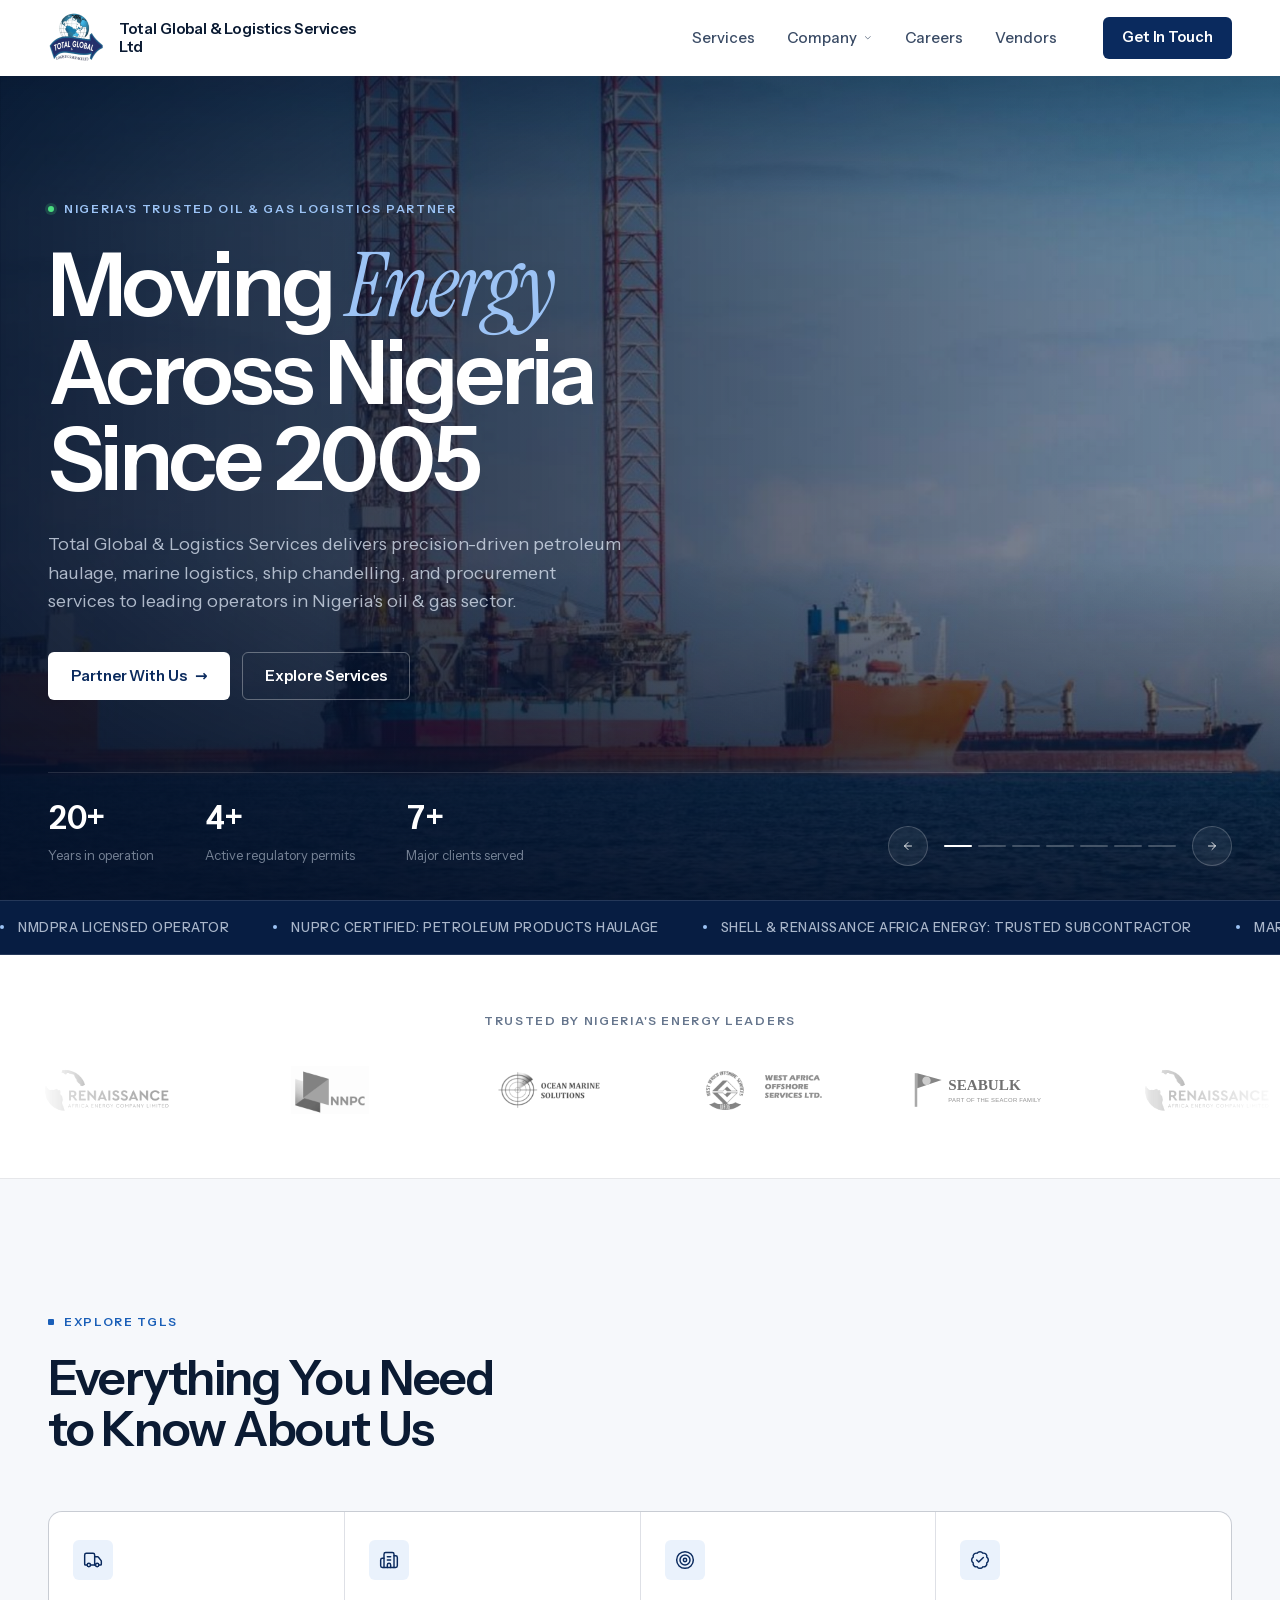
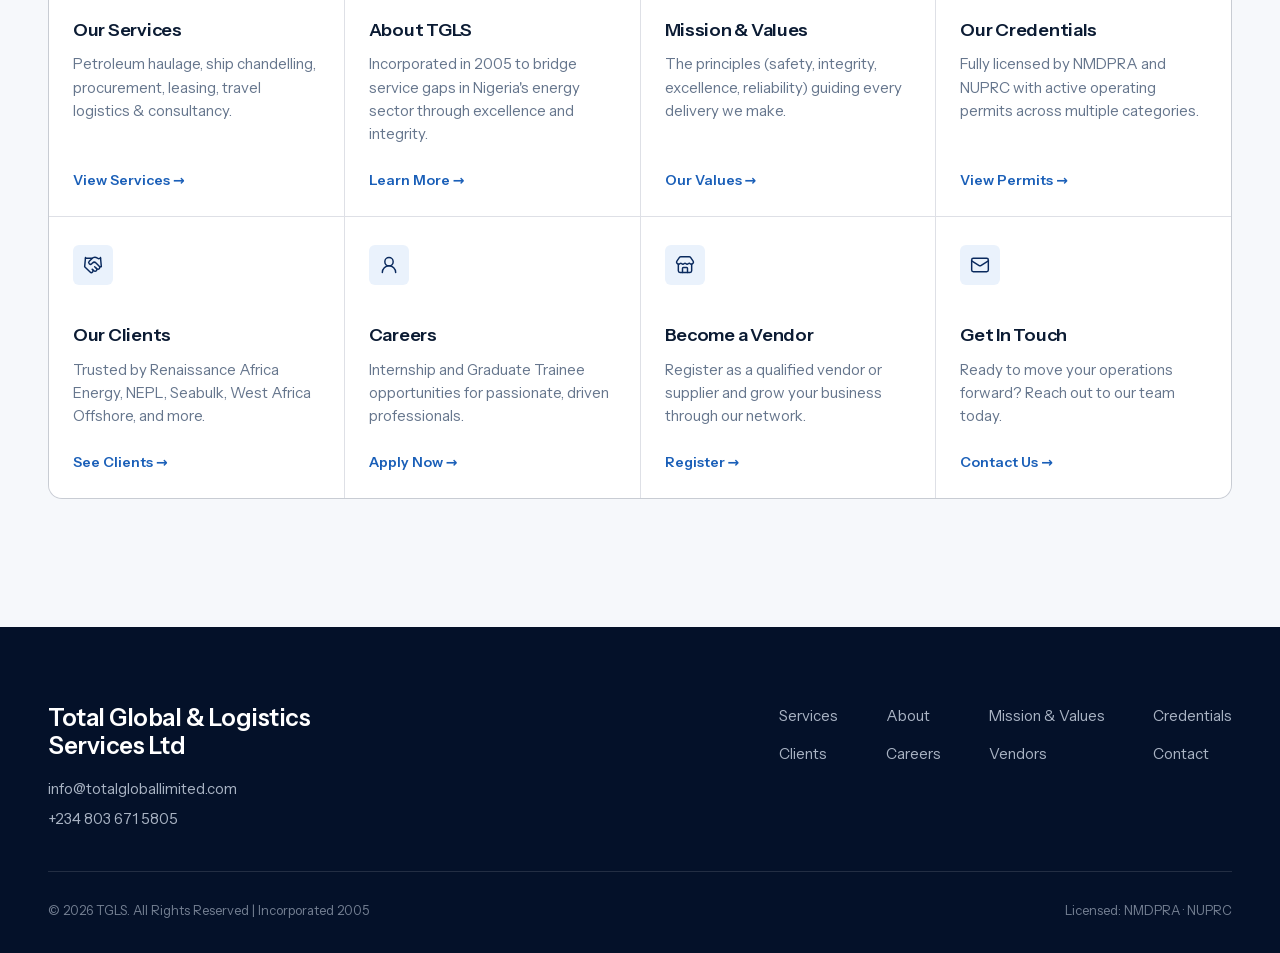
<file: index.html>
<!DOCTYPE html>
<html lang="en">
<head>
<meta charset="UTF-8">
<meta name="viewport" content="width=device-width, initial-scale=1, viewport-fit=cover">
<title>Total Global &amp; Logistics Services Ltd | Nigeria's Premier Oil &amp; Gas Logistics Partner</title>
<meta name="description" content="Total Global &amp; Logistics Services delivers precision-driven petroleum haulage, marine logistics, ship chandelling, and procurement services to leading operators in Nigeria's oil &amp; gas sector.">
<link rel="canonical" href="https://www.totalgloballimited.com/">
<meta name="theme-color" content="#ffffff">
<meta property="og:type" content="website">
<meta property="og:site_name" content="Total Global &amp; Logistics Services Ltd">
<meta property="og:title" content="Total Global &amp; Logistics Services Ltd">
<meta property="og:description" content="Nigeria's Trusted Oil &amp; Gas Logistics Partner">
<meta property="og:url" content="https://www.totalgloballimited.com/">
<meta property="og:image" content="https://www.totalgloballimited.com/Images/og-image.jpg">
<meta name="twitter:card" content="summary_large_image">
<link rel="icon" type="image/png" href="Images/favicon.png">
<link rel="apple-touch-icon" href="Images/apple-touch-icon.png">
<link rel="preload" href="fonts/instrument-sans-latin.woff2" as="font" type="font/woff2" crossorigin>
<link rel="preload" href="fonts/instrument-serif-italic-latin.woff2" as="font" type="font/woff2" crossorigin>
<link rel="stylesheet" href="styles.css">
<script>document.documentElement.classList.add('js')</script>
<script defer src="script.js"></script>
</head>
<body>
<a class="skip-link" href="#main">Skip to content</a>

<!-- NAV -->
<nav id="navbar" aria-label="Primary">
  <div class="container nav-inner">
    <a href="/" class="nav-logo" aria-label="Total Global &amp; Logistics Services Ltd, home">
      <img src="Images/logo.png" alt="" width="59" height="50">
      <div class="nav-logo-text"><strong>Total Global &amp; Logistics Services Ltd</strong></div>
    </a>
    <ul class="nav-links">
      <li><a href="/services">Services</a></li>
      <li class="nav-dropdown">
        <a href="/about" class="nav-dropdown-toggle">Company <svg class="icon icon-chevron-down nav-chevron" aria-hidden="true"><use href="icons.svg#chevron-down"></use></svg></a>
        <ul class="nav-dropdown-menu">
          <li><a href="/about">About Us</a></li>
          <li><a href="/mission-values">Mission &amp; Values</a></li>
          <li><a href="/credentials">Credentials</a></li>
          <li><a href="/clients">Clients</a></li>
        </ul>
      </li>
      <li><a href="/careers">Careers</a></li>
      <li><a href="/vendors">Vendors</a></li>
    </ul>
    <a href="/contact" class="btn-primary nav-cta">Get In Touch</a>
    <button class="nav-hamburger" id="nav-hamburger" aria-label="Open menu" aria-expanded="false" aria-controls="mobile-nav-overlay"><span></span><span></span><span></span></button>
  </div>
</nav>

<!-- MOBILE NAV OVERLAY -->
<div class="mobile-nav-overlay" id="mobile-nav-overlay" aria-hidden="true">
  <ul class="mobile-nav-links">
    <li><a href="/services">Services</a></li>
    <li><a href="/about">About Us</a></li>
    <li><a href="/mission-values">Mission &amp; Values</a></li>
    <li><a href="/credentials">Credentials</a></li>
    <li><a href="/clients">Clients</a></li>
    <li><a href="/careers">Careers</a></li>
    <li><a href="/vendors">Vendors</a></li>
  </ul>
  <a href="/contact" class="btn-cta-primary mobile-nav-cta-btn">Get In Touch <span class="arrow">&rarr;</span></a>
</div>

<main id="main">

<!-- HERO -->
<section id="hero">
  <div class="hero-slideshow" aria-hidden="true">
    <img class="hero-slide active" src="Images/hero-1.jpg" alt="" fetchpriority="high">
    <img class="hero-slide" data-src="Images/hero-2.jpg" alt="">
    <img class="hero-slide" data-src="Images/hero-3.jpg" alt="">
    <img class="hero-slide" data-src="Images/hero-4.jpg" alt="">
    <img class="hero-slide" data-src="Images/hero-5.jpg" alt="">
    <img class="hero-slide" data-src="Images/hero-6.jpg" alt="">
    <img class="hero-slide" data-src="Images/hero-7.jpg" alt="">
  </div>
  <div class="hero-scrim" aria-hidden="true"></div>

  <div class="container hero-inner">
    <div class="hero-content">
      <div class="hero-eyebrow"><span></span> Nigeria's Trusted Oil &amp; Gas Logistics Partner</div>
      <h1 class="hero-headline">
        <span class="line"><span>Moving <em>Energy</em></span></span>
        <span class="line"><span>Across Nigeria</span></span>
        <span class="line"><span>Since 2005</span></span>
      </h1>
      <p class="hero-sub">Total Global &amp; Logistics Services delivers precision-driven petroleum haulage, marine logistics, ship chandelling, and procurement services to leading operators in Nigeria's oil &amp; gas sector.</p>
      <div class="hero-actions">
        <a href="/contact" class="btn-cta-primary">Partner With Us <span class="arrow">→</span></a>
        <a href="/services" class="btn-outline">Explore Services</a>
      </div>
    </div>

    <div class="hero-footer">
      <div class="hero-stats">
        <div class="hero-stat"><strong>20+</strong><span>Years in operation</span></div>
        <div class="hero-stat"><strong>4+</strong><span>Active regulatory permits</span></div>
        <div class="hero-stat"><strong>7+</strong><span>Major clients served</span></div>
      </div>
      <div class="hero-controls">
        <button class="hero-arrow hero-prev" id="hero-prev" aria-label="Previous slide"><svg class="icon icon-arrow-left" aria-hidden="true"><use href="icons.svg#arrow-left"></use></svg></button>
        <div class="hero-slide-dots">
          <button class="hero-dot active" aria-label="Slide 1"></button>
          <button class="hero-dot" aria-label="Slide 2"></button>
          <button class="hero-dot" aria-label="Slide 3"></button>
          <button class="hero-dot" aria-label="Slide 4"></button>
          <button class="hero-dot" aria-label="Slide 5"></button>
          <button class="hero-dot" aria-label="Slide 6"></button>
          <button class="hero-dot" aria-label="Slide 7"></button>
        </div>
        <button class="hero-arrow hero-next" id="hero-next" aria-label="Next slide"><svg class="icon icon-arrow-right" aria-hidden="true"><use href="icons.svg#arrow-right"></use></svg></button>
      </div>
    </div>
  </div>
</section>

<!-- TICKER -->
<div class="ticker">
  <div class="ticker-track">
    <div class="ticker-item"><span class="ticker-dot"></span> NMDPRA Licensed Operator</div>
    <div class="ticker-item"><span class="ticker-dot"></span> NUPRC Certified: Petroleum Products Haulage</div>
    <div class="ticker-item"><span class="ticker-dot"></span> Shell &amp; Renaissance Africa Energy: Trusted Subcontractor</div>
    <div class="ticker-item"><span class="ticker-dot"></span> Marine Logistics &amp; Ship Chandelling</div>
    <div class="ticker-item"><span class="ticker-dot"></span> NEPL, OML 34 AMT &amp; Offshore Vessels Serviced</div>
  </div>
</div>

<!-- CLIENT LOGO CAROUSEL -->
<div class="logo-carousel">
  <p class="logo-carousel-label">Trusted by Nigeria's Energy Leaders</p>
  <div class="logo-track-wrapper">
    <div class="logo-track">
      <div class="logo-item"><img src="Images/client-renaissance.png" alt="Renaissance" width="370" height="136" loading="lazy"></div>
      <div class="logo-item"><img src="Images/client-nnpc.png" alt="NNPC" width="234" height="144" loading="lazy"></div>
      <div class="logo-item"><img src="Images/client-oms.jpg" alt="OMS" width="331" height="144" loading="lazy"></div>
      <div class="logo-item"><img src="Images/client-waos.jpg" alt="WAOS" width="425" height="144" loading="lazy"></div>
      <div class="logo-item">
        <svg viewBox="0 0 195 56" xmlns="http://www.w3.org/2000/svg" role="img" aria-label="Seabulk">
          <rect x="8" y="8" width="3" height="40" fill="#b8860b"/>
          <polygon points="11,8 40,16 11,26" fill="#1a5fb8"/>
          <circle cx="22" cy="17" r="5" fill="#f5d000" opacity="0.85"/>
          <text x="48" y="28" font-family="Georgia,serif" font-weight="bold" font-size="18" fill="#1a4080">SEABULK</text>
          <text x="48" y="42" font-family="Arial,sans-serif" font-size="7" fill="#666" letter-spacing="0.3">PART OF THE SEACOR FAMILY</text>
        </svg>
      </div>
    </div>
  </div>
</div>

<!-- HOME OVERVIEW CARDS -->
<section class="home-overview">
  <div class="container">
    <div class="home-overview-header reveal">
      <div class="section-label">Explore TGLS</div>
      <h2 class="section-heading">Everything You Need<br>to Know About Us</h2>
    </div>
    <div class="home-nav-grid">
      <a href="/services" class="home-nav-card reveal">
        <div class="home-nav-icon"><svg class="icon icon-truck" aria-hidden="true"><use href="icons.svg#truck"></use></svg></div>
        <h3>Our Services</h3>
        <p>Petroleum haulage, ship chandelling, procurement, leasing, travel logistics &amp; consultancy.</p>
        <span class="home-nav-link">View Services <span class="arrow">→</span></span>
      </a>
      <a href="/about" class="home-nav-card reveal">
        <div class="home-nav-icon"><svg class="icon icon-building-2" aria-hidden="true"><use href="icons.svg#building-2"></use></svg></div>
        <h3>About TGLS</h3>
        <p>Incorporated in 2005 to bridge service gaps in Nigeria's energy sector through excellence and integrity.</p>
        <span class="home-nav-link">Learn More <span class="arrow">→</span></span>
      </a>
      <a href="/mission-values" class="home-nav-card reveal">
        <div class="home-nav-icon"><svg class="icon icon-target" aria-hidden="true"><use href="icons.svg#target"></use></svg></div>
        <h3>Mission &amp; Values</h3>
        <p>The principles (safety, integrity, excellence, reliability) guiding every delivery we make.</p>
        <span class="home-nav-link">Our Values <span class="arrow">→</span></span>
      </a>
      <a href="/credentials" class="home-nav-card reveal">
        <div class="home-nav-icon"><svg class="icon icon-badge-check" aria-hidden="true"><use href="icons.svg#badge-check"></use></svg></div>
        <h3>Our Credentials</h3>
        <p>Fully licensed by NMDPRA and NUPRC with active operating permits across multiple categories.</p>
        <span class="home-nav-link">View Permits <span class="arrow">→</span></span>
      </a>
      <a href="/clients" class="home-nav-card reveal">
        <div class="home-nav-icon"><svg class="icon icon-handshake" aria-hidden="true"><use href="icons.svg#handshake"></use></svg></div>
        <h3>Our Clients</h3>
        <p>Trusted by Renaissance Africa Energy, NEPL, Seabulk, West Africa Offshore, and more.</p>
        <span class="home-nav-link">See Clients <span class="arrow">→</span></span>
      </a>
      <a href="/careers" class="home-nav-card reveal">
        <div class="home-nav-icon"><svg class="icon icon-user-round" aria-hidden="true"><use href="icons.svg#user-round"></use></svg></div>
        <h3>Careers</h3>
        <p>Internship and Graduate Trainee opportunities for passionate, driven professionals.</p>
        <span class="home-nav-link">Apply Now <span class="arrow">→</span></span>
      </a>
      <a href="/vendors" class="home-nav-card reveal">
        <div class="home-nav-icon"><svg class="icon icon-store" aria-hidden="true"><use href="icons.svg#store"></use></svg></div>
        <h3>Become a Vendor</h3>
        <p>Register as a qualified vendor or supplier and grow your business through our network.</p>
        <span class="home-nav-link">Register <span class="arrow">→</span></span>
      </a>
      <a href="/contact" class="home-nav-card reveal">
        <div class="home-nav-icon"><svg class="icon icon-mail" aria-hidden="true"><use href="icons.svg#mail"></use></svg></div>
        <h3>Get In Touch</h3>
        <p>Ready to move your operations forward? Reach out to our team today.</p>
        <span class="home-nav-link">Contact Us <span class="arrow">→</span></span>
      </a>
    </div>
  </div>
</section>

</main>

<!-- FOOTER -->
<footer>
  <div class="container">
    <div class="footer-top">
      <div class="footer-brand">
        <strong>Total Global &amp; Logistics Services Ltd</strong>
        <div class="footer-contact">
          <a href="mailto:info@totalgloballimited.com">info@totalgloballimited.com</a>
          <a href="tel:+2348036715805">+234 803 671 5805</a>
        </div>
      </div>
      <nav class="footer-links" aria-label="Footer">
        <a href="/services">Services</a>
        <a href="/about">About</a>
        <a href="/mission-values">Mission &amp; Values</a>
        <a href="/credentials">Credentials</a>
        <a href="/clients">Clients</a>
        <a href="/careers">Careers</a>
        <a href="/vendors">Vendors</a>
        <a href="/contact">Contact</a>
      </nav>
    </div>
    <div class="footer-bottom">
      <span>&copy; <span data-year>2026</span> TGLS. All Rights Reserved | Incorporated 2005</span>
      <span class="footer-copy">Licensed: NMDPRA &middot; NUPRC</span>
    </div>
  </div>
</footer>

<aside class="sticky-mobile-cta" aria-label="Quick link">
  <a href="/contact" class="btn-cta-primary">Contact TGLS <span class="arrow">→</span></a>
</aside>

</body>
</html>
</file>
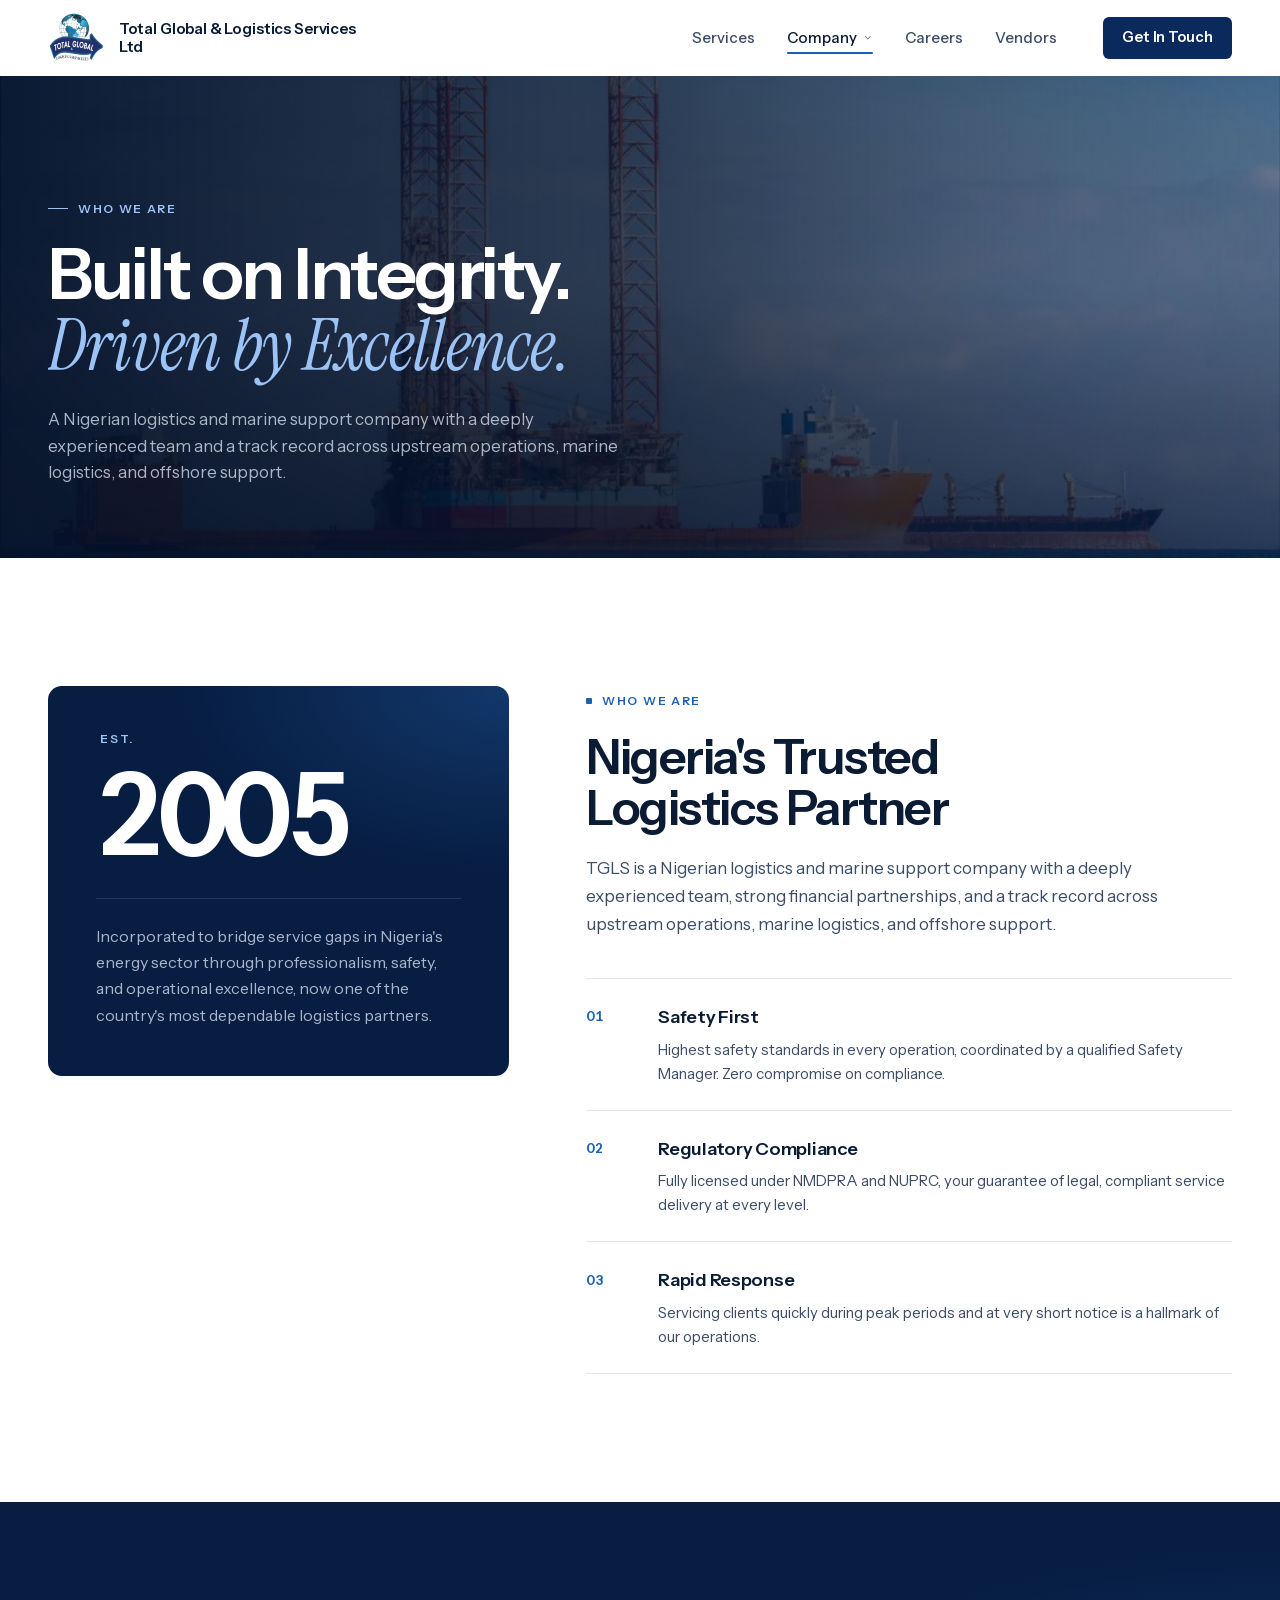
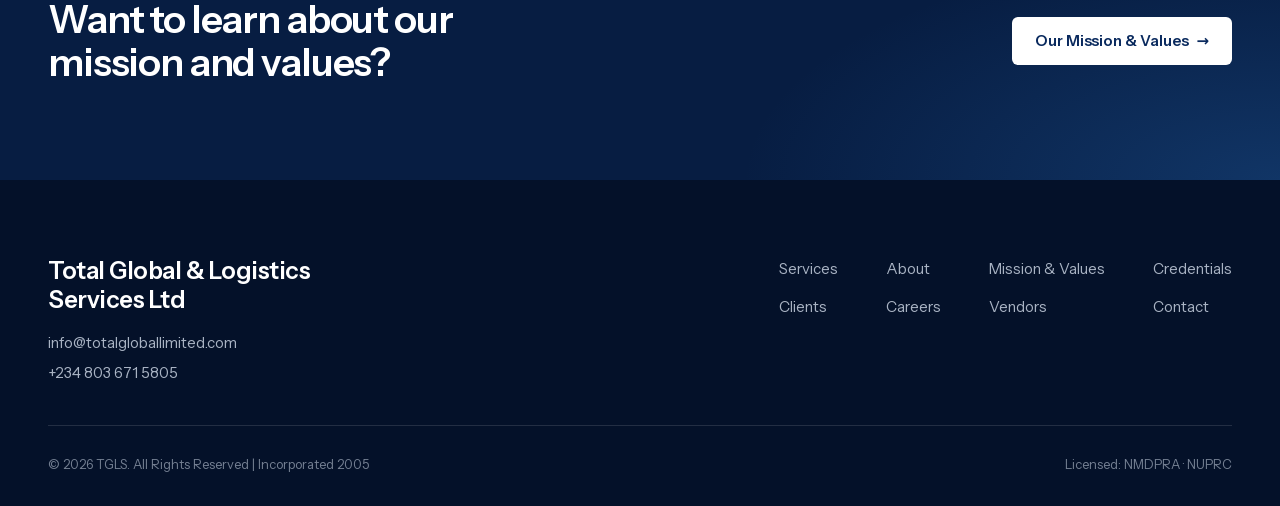
<file: about.html>
<!DOCTYPE html>
<html lang="en">
<head>
<meta charset="UTF-8">
<meta name="viewport" content="width=device-width, initial-scale=1, viewport-fit=cover">
<title>About Us | Total Global &amp; Logistics Services Ltd</title>
<meta name="description" content="A Nigerian logistics and marine support company with a deeply experienced team and a track record across upstream operations, marine logistics, and offshore support.">
<link rel="canonical" href="https://www.totalgloballimited.com/about">
<meta name="theme-color" content="#ffffff">
<meta property="og:type" content="website">
<meta property="og:site_name" content="Total Global &amp; Logistics Services Ltd">
<meta property="og:title" content="About Us | Total Global &amp; Logistics Services Ltd">
<meta property="og:description" content="A Nigerian logistics and marine support company with a deeply experienced team and a track record across upstream operations, marine logistics, and offshore support.">
<meta property="og:url" content="https://www.totalgloballimited.com/about">
<meta property="og:image" content="https://www.totalgloballimited.com/Images/og-image.jpg">
<meta name="twitter:card" content="summary_large_image">
<link rel="icon" type="image/png" href="Images/favicon.png">
<link rel="apple-touch-icon" href="Images/apple-touch-icon.png">
<link rel="preload" href="fonts/instrument-sans-latin.woff2" as="font" type="font/woff2" crossorigin>
<link rel="preload" href="fonts/instrument-serif-italic-latin.woff2" as="font" type="font/woff2" crossorigin>
<link rel="stylesheet" href="styles.css">
<script>document.documentElement.classList.add('js')</script>
<script defer src="script.js"></script>
</head>
<body>
<a class="skip-link" href="#main">Skip to content</a>

<!-- NAV -->
<nav id="navbar" aria-label="Primary">
  <div class="container nav-inner">
    <a href="/" class="nav-logo" aria-label="Total Global &amp; Logistics Services Ltd, home">
      <img src="Images/logo.png" alt="" width="59" height="50">
      <div class="nav-logo-text"><strong>Total Global &amp; Logistics Services Ltd</strong></div>
    </a>
    <ul class="nav-links">
      <li><a href="/services">Services</a></li>
      <li class="nav-dropdown">
        <a href="/about" class="nav-dropdown-toggle nav-active">Company <svg class="icon icon-chevron-down nav-chevron" aria-hidden="true"><use href="icons.svg#chevron-down"></use></svg></a>
        <ul class="nav-dropdown-menu">
          <li><a href="/about" aria-current="page">About Us</a></li>
          <li><a href="/mission-values">Mission &amp; Values</a></li>
          <li><a href="/credentials">Credentials</a></li>
          <li><a href="/clients">Clients</a></li>
        </ul>
      </li>
      <li><a href="/careers">Careers</a></li>
      <li><a href="/vendors">Vendors</a></li>
    </ul>
    <a href="/contact" class="btn-primary nav-cta">Get In Touch</a>
    <button class="nav-hamburger" id="nav-hamburger" aria-label="Open menu" aria-expanded="false" aria-controls="mobile-nav-overlay"><span></span><span></span><span></span></button>
  </div>
</nav>

<!-- MOBILE NAV OVERLAY -->
<div class="mobile-nav-overlay" id="mobile-nav-overlay" aria-hidden="true">
  <ul class="mobile-nav-links">
    <li><a href="/services">Services</a></li>
    <li><a href="/about" class="nav-active" aria-current="page">About Us</a></li>
    <li><a href="/mission-values">Mission &amp; Values</a></li>
    <li><a href="/credentials">Credentials</a></li>
    <li><a href="/clients">Clients</a></li>
    <li><a href="/careers">Careers</a></li>
    <li><a href="/vendors">Vendors</a></li>
  </ul>
  <a href="/contact" class="btn-cta-primary mobile-nav-cta-btn">Get In Touch <span class="arrow">&rarr;</span></a>
</div>

<main id="main">

<!-- PAGE HERO -->
<section class="page-hero">
  <img class="page-hero-media" src="Images/hero-1.jpg" alt="" fetchpriority="high">
  <div class="page-hero-overlay" aria-hidden="true"></div>
  <div class="container page-hero-content">
    <div class="page-hero-eyebrow"><span></span> Who We Are</div>
    <h1 class="page-hero-headline">
      <span class="line"><span>Built on Integrity.</span></span>
      <span class="line"><span><em>Driven by Excellence.</em></span></span>
    </h1>
    <p class="page-hero-sub">A Nigerian logistics and marine support company with a deeply experienced team and a track record across upstream operations, marine logistics, and offshore support.</p>
  </div>
</section>

<!-- ABOUT CONTENT -->
<section class="subpage-section">
  <div class="container">
    <div class="about-grid">
      <div class="about-visual reveal">
        <div class="about-card-main">
          <span class="about-year">2005</span>
          <p>Incorporated to bridge service gaps in Nigeria's energy sector through professionalism, safety, and operational excellence, now one of the country's most dependable logistics partners.</p>
        </div>
      </div>
      <div class="about-text">
        <div class="reveal">
          <div class="section-label">Who We Are</div>
          <h2 class="section-heading">Nigeria's Trusted<br>Logistics Partner</h2>
          <p class="section-sub">TGLS is a Nigerian logistics and marine support company with a deeply experienced team, strong financial partnerships, and a track record across upstream operations, marine logistics, and offshore support.</p>
        </div>
        <div class="about-values">
          <div class="about-value reveal">
            <span class="about-value-num">01</span>
            <div>
              <h3>Safety First</h3>
              <p>Highest safety standards in every operation, coordinated by a qualified Safety Manager. Zero compromise on compliance.</p>
            </div>
          </div>
          <div class="about-value reveal">
            <span class="about-value-num">02</span>
            <div>
              <h3>Regulatory Compliance</h3>
              <p>Fully licensed under NMDPRA and NUPRC, your guarantee of legal, compliant service delivery at every level.</p>
            </div>
          </div>
          <div class="about-value reveal">
            <span class="about-value-num">03</span>
            <div>
              <h3>Rapid Response</h3>
              <p>Servicing clients quickly during peak periods and at very short notice is a hallmark of our operations.</p>
            </div>
          </div>
        </div>
      </div>
    </div>
  </div>
</section>

<!-- CTA STRIP -->
<section class="page-cta-strip">
  <div class="container page-cta-strip-inner reveal">
    <h2>Want to learn about our mission and values?</h2>
    <a href="/mission-values" class="btn-cta-primary">Our Mission &amp; Values <span class="arrow">→</span></a>
  </div>
</section>

</main>

<!-- FOOTER -->
<footer>
  <div class="container">
    <div class="footer-top">
      <div class="footer-brand">
        <strong>Total Global &amp; Logistics Services Ltd</strong>
        <div class="footer-contact">
          <a href="mailto:info@totalgloballimited.com">info@totalgloballimited.com</a>
          <a href="tel:+2348036715805">+234 803 671 5805</a>
        </div>
      </div>
      <nav class="footer-links" aria-label="Footer">
        <a href="/services">Services</a>
        <a href="/about">About</a>
        <a href="/mission-values">Mission &amp; Values</a>
        <a href="/credentials">Credentials</a>
        <a href="/clients">Clients</a>
        <a href="/careers">Careers</a>
        <a href="/vendors">Vendors</a>
        <a href="/contact">Contact</a>
      </nav>
    </div>
    <div class="footer-bottom">
      <span>&copy; <span data-year>2026</span> TGLS. All Rights Reserved | Incorporated 2005</span>
      <span class="footer-copy">Licensed: NMDPRA &middot; NUPRC</span>
    </div>
  </div>
</footer>

<aside class="sticky-mobile-cta" aria-label="Quick link"><a href="/contact" class="btn-cta-primary">Contact TGLS <span class="arrow">→</span></a></aside>

</body>
</html>
</file>
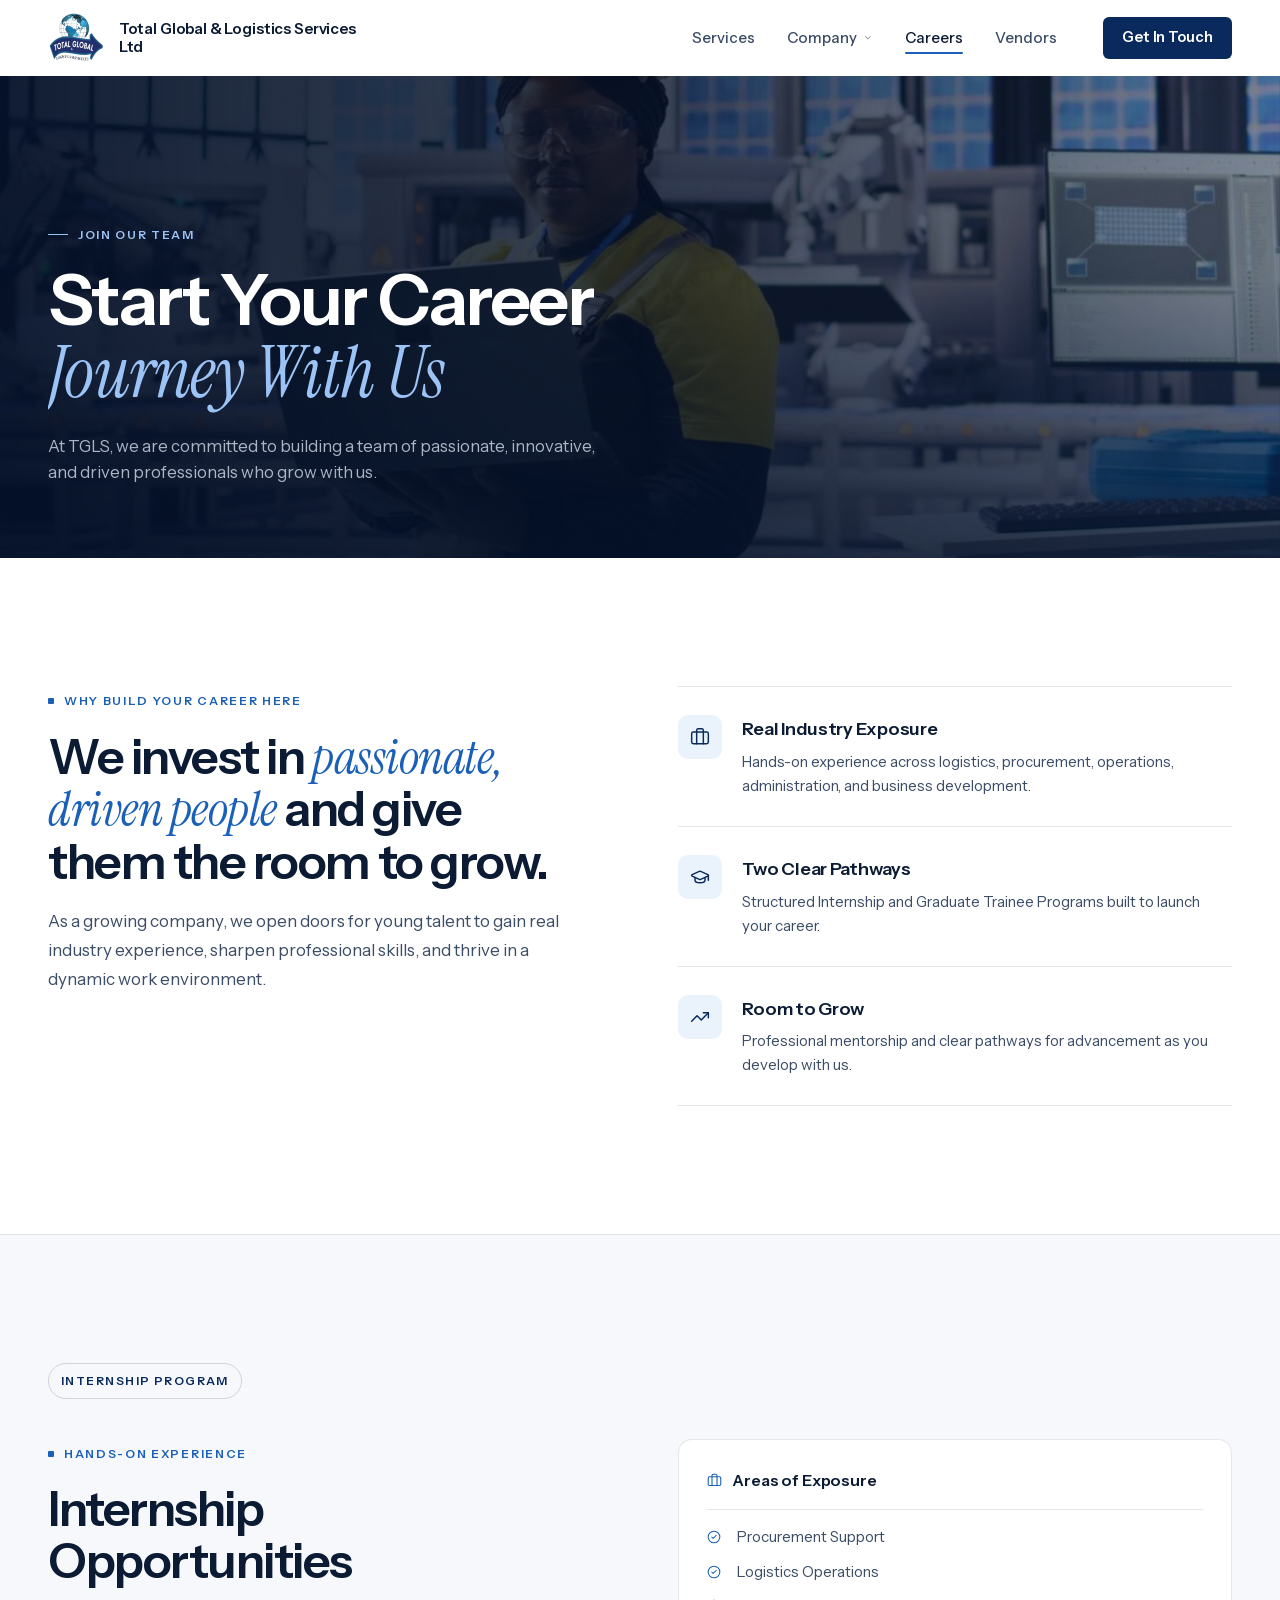
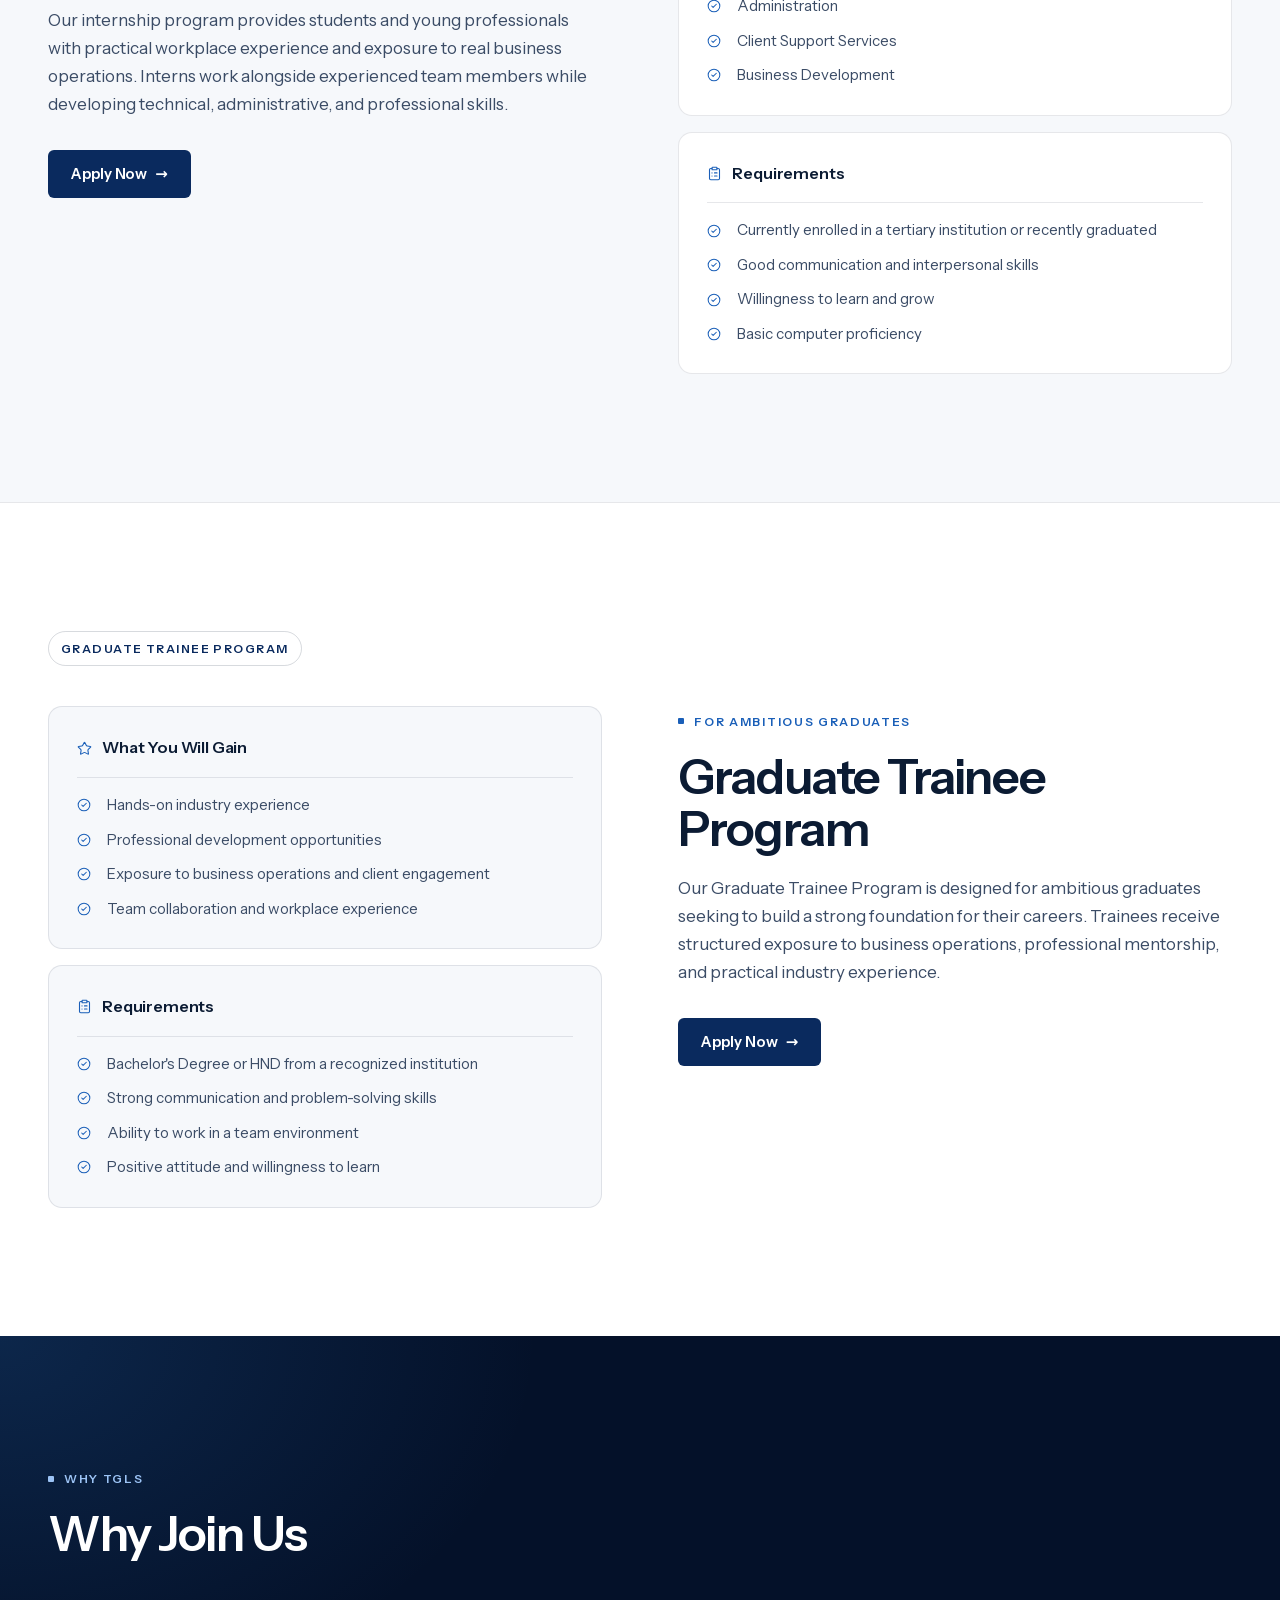
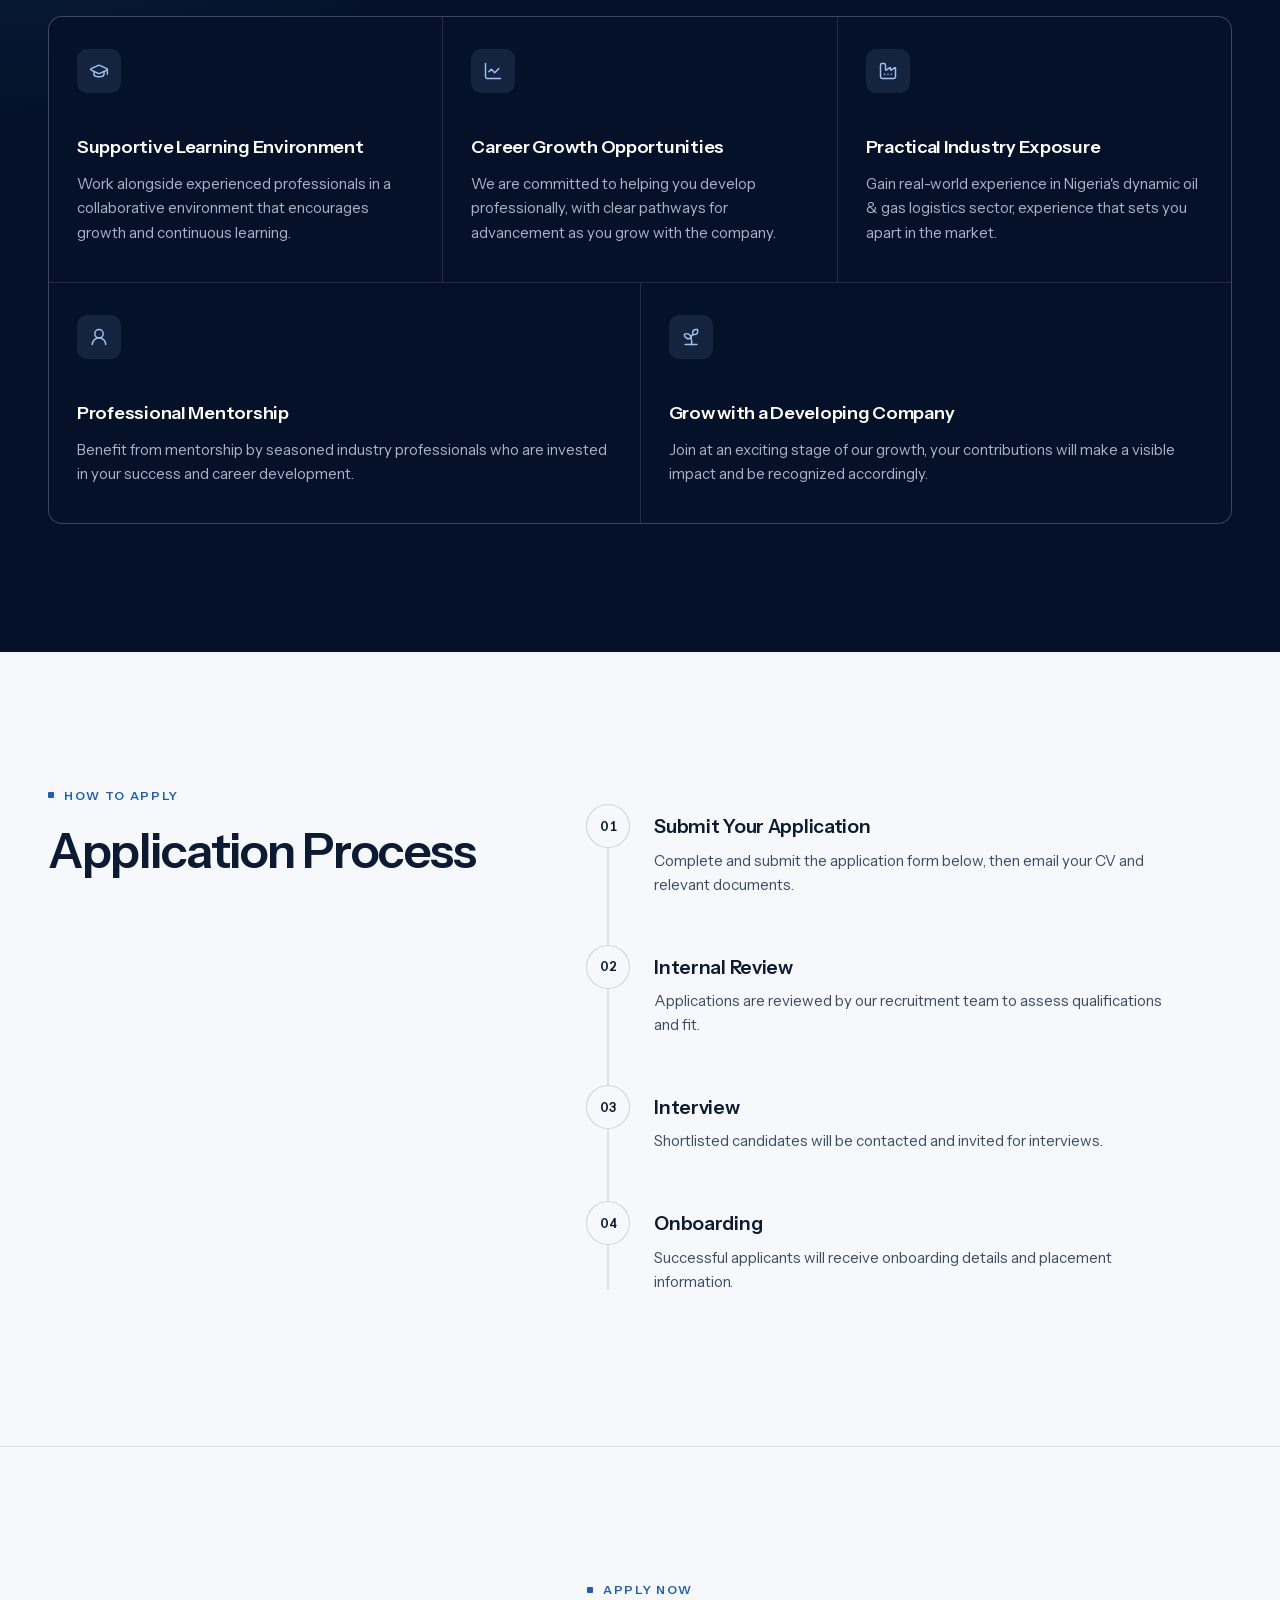
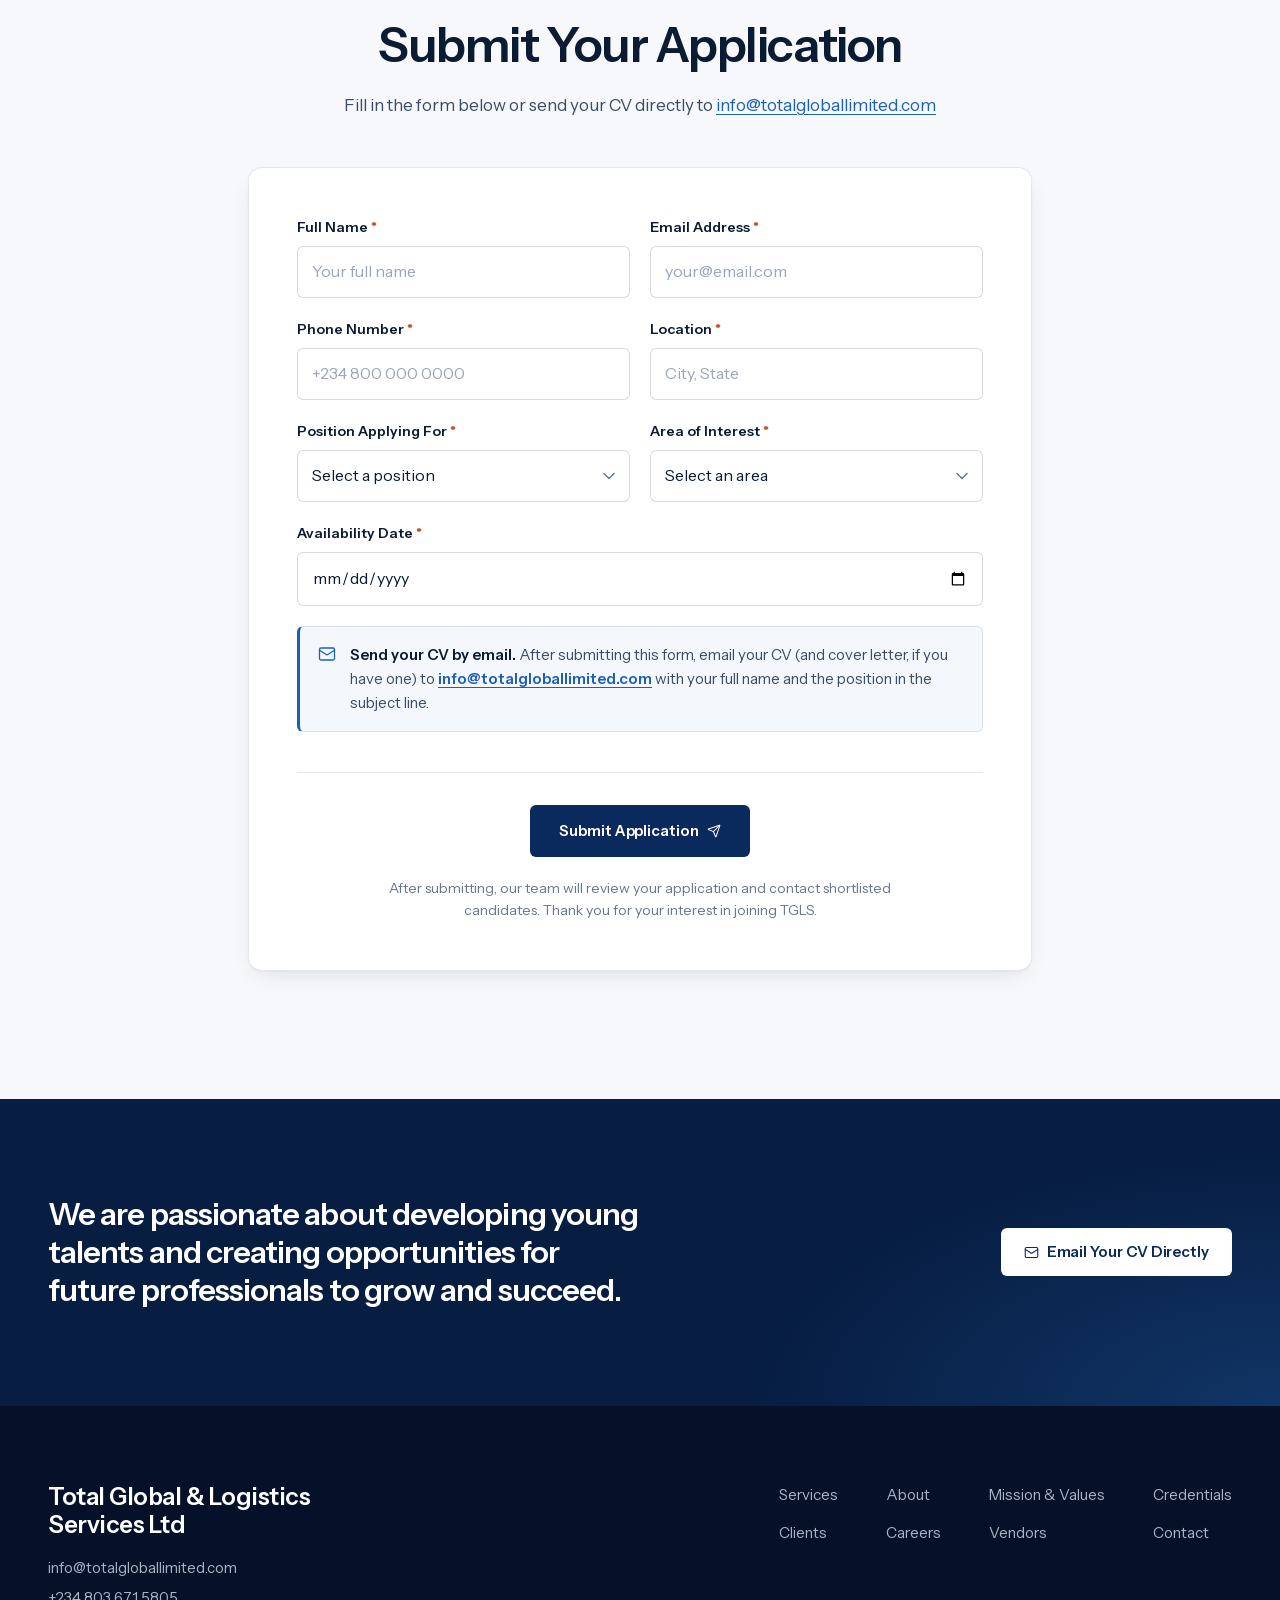
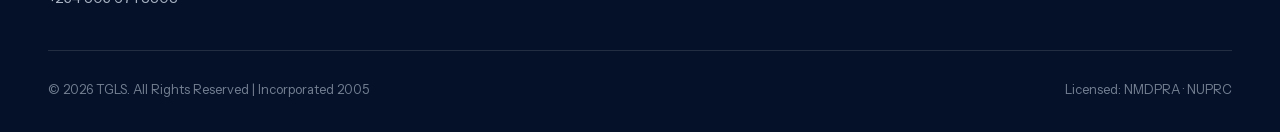
<file: careers.html>
<!DOCTYPE html>
<html lang="en">
<head>
<meta charset="UTF-8">
<meta name="viewport" content="width=device-width, initial-scale=1, viewport-fit=cover">
<title>Careers | Total Global &amp; Logistics Services Ltd</title>
<meta name="description" content="At TGLS, we are committed to building a team of passionate, innovative, and driven professionals who grow with us.">
<link rel="canonical" href="https://www.totalgloballimited.com/careers">
<meta name="theme-color" content="#ffffff">
<meta property="og:type" content="website">
<meta property="og:site_name" content="Total Global &amp; Logistics Services Ltd">
<meta property="og:title" content="Careers | Total Global &amp; Logistics Services Ltd">
<meta property="og:description" content="At TGLS, we are committed to building a team of passionate, innovative, and driven professionals who grow with us.">
<meta property="og:url" content="https://www.totalgloballimited.com/careers">
<meta property="og:image" content="https://www.totalgloballimited.com/Images/og-image.jpg">
<meta name="twitter:card" content="summary_large_image">
<link rel="icon" type="image/png" href="Images/favicon.png">
<link rel="apple-touch-icon" href="Images/apple-touch-icon.png">
<link rel="preload" href="fonts/instrument-sans-latin.woff2" as="font" type="font/woff2" crossorigin>
<link rel="preload" href="fonts/instrument-serif-italic-latin.woff2" as="font" type="font/woff2" crossorigin>
<link rel="stylesheet" href="styles.css">
<script>document.documentElement.classList.add('js')</script>
<script defer src="script.js"></script>
</head>
<body>
<a class="skip-link" href="#main">Skip to content</a>

<!-- NAV -->
<nav id="navbar" aria-label="Primary">
  <div class="container nav-inner">
    <a href="/" class="nav-logo" aria-label="Total Global &amp; Logistics Services Ltd, home">
      <img src="Images/logo.png" alt="" width="59" height="50">
      <div class="nav-logo-text"><strong>Total Global &amp; Logistics Services Ltd</strong></div>
    </a>
    <ul class="nav-links">
      <li><a href="/services">Services</a></li>
      <li class="nav-dropdown">
        <a href="/about" class="nav-dropdown-toggle">Company <svg class="icon icon-chevron-down nav-chevron" aria-hidden="true"><use href="icons.svg#chevron-down"></use></svg></a>
        <ul class="nav-dropdown-menu">
          <li><a href="/about">About Us</a></li>
          <li><a href="/mission-values">Mission &amp; Values</a></li>
          <li><a href="/credentials">Credentials</a></li>
          <li><a href="/clients">Clients</a></li>
        </ul>
      </li>
      <li><a href="/careers" class="nav-active" aria-current="page">Careers</a></li>
      <li><a href="/vendors">Vendors</a></li>
    </ul>
    <a href="/contact" class="btn-primary nav-cta">Get In Touch</a>
    <button class="nav-hamburger" id="nav-hamburger" aria-label="Open menu" aria-expanded="false" aria-controls="mobile-nav-overlay"><span></span><span></span><span></span></button>
  </div>
</nav>

<!-- MOBILE NAV OVERLAY -->
<div class="mobile-nav-overlay" id="mobile-nav-overlay" aria-hidden="true">
  <ul class="mobile-nav-links">
    <li><a href="/services">Services</a></li>
    <li><a href="/about">About Us</a></li>
    <li><a href="/mission-values">Mission &amp; Values</a></li>
    <li><a href="/credentials">Credentials</a></li>
    <li><a href="/clients">Clients</a></li>
    <li><a href="/careers" class="nav-active" aria-current="page">Careers</a></li>
    <li><a href="/vendors">Vendors</a></li>
  </ul>
  <a href="/contact" class="btn-cta-primary mobile-nav-cta-btn">Get In Touch <span class="arrow">&rarr;</span></a>
</div>

<main id="main">

<!-- PAGE HERO -->
<section class="page-hero">
  <img class="page-hero-media" src="Images/hero-3.jpg" alt="" fetchpriority="high">
  <div class="page-hero-overlay" aria-hidden="true"></div>
  <div class="container page-hero-content">
    <div class="page-hero-eyebrow"><span></span> Join Our Team</div>
    <h1 class="page-hero-headline">
      <span class="line"><span>Start Your Career</span></span>
      <span class="line"><span><em>Journey With Us</em></span></span>
    </h1>
    <p class="page-hero-sub">At TGLS, we are committed to building a team of passionate, innovative, and driven professionals who grow with us.</p>
  </div>
</section>

<!-- INTRO -->
<section class="intro-split">
  <div class="container intro-split-inner">
    <div class="intro-split-lead reveal">
      <div class="section-label">Why Build Your Career Here</div>
      <h2 class="intro-split-statement">We invest in <em>passionate, driven people</em> and give them the room to grow.</h2>
      <p class="intro-split-text">As a growing company, we open doors for young talent to gain real industry experience, sharpen professional skills, and thrive in a dynamic work environment.</p>
    </div>
    <div class="intro-split-features">
      <div class="intro-feature-item reveal">
        <div class="intro-feature-icon"><svg class="icon icon-briefcase" aria-hidden="true"><use href="icons.svg#briefcase"></use></svg></div>
        <div class="intro-feature-body">
          <h3>Real Industry Exposure</h3>
          <p>Hands-on experience across logistics, procurement, operations, administration, and business development.</p>
        </div>
      </div>
      <div class="intro-feature-item reveal">
        <div class="intro-feature-icon"><svg class="icon icon-graduation-cap" aria-hidden="true"><use href="icons.svg#graduation-cap"></use></svg></div>
        <div class="intro-feature-body">
          <h3>Two Clear Pathways</h3>
          <p>Structured Internship and Graduate Trainee Programs built to launch your career.</p>
        </div>
      </div>
      <div class="intro-feature-item reveal">
        <div class="intro-feature-icon"><svg class="icon icon-trending-up" aria-hidden="true"><use href="icons.svg#trending-up"></use></svg></div>
        <div class="intro-feature-body">
          <h3>Room to Grow</h3>
          <p>Professional mentorship and clear pathways for advancement as you develop with us.</p>
        </div>
      </div>
    </div>
  </div>
</section>

<!-- INTERNSHIP PROGRAM -->
<section class="program-section" id="internship">
  <div class="container">
    <div class="program-badge reveal">Internship Program</div>
    <div class="program-grid">
      <div class="program-text reveal">
        <div class="section-label">Hands-On Experience</div>
        <h2 class="section-heading">Internship<br>Opportunities</h2>
        <p class="section-sub">Our internship program provides students and young professionals with practical workplace experience and exposure to real business operations. Interns work alongside experienced team members while developing technical, administrative, and professional skills.</p>
        <a href="#apply" class="btn-primary">Apply Now <span class="arrow">&rarr;</span></a>
      </div>
      <div class="program-details">
        <div class="program-detail-card reveal">
          <h3><svg class="icon icon-briefcase" aria-hidden="true"><use href="icons.svg#briefcase"></use></svg> Areas of Exposure</h3>
          <ul class="program-list">
            <li><svg class="icon icon-circle-check" aria-hidden="true"><use href="icons.svg#circle-check"></use></svg> Procurement Support</li>
            <li><svg class="icon icon-circle-check" aria-hidden="true"><use href="icons.svg#circle-check"></use></svg> Logistics Operations</li>
            <li><svg class="icon icon-circle-check" aria-hidden="true"><use href="icons.svg#circle-check"></use></svg> Administration</li>
            <li><svg class="icon icon-circle-check" aria-hidden="true"><use href="icons.svg#circle-check"></use></svg> Client Support Services</li>
            <li><svg class="icon icon-circle-check" aria-hidden="true"><use href="icons.svg#circle-check"></use></svg> Business Development</li>
          </ul>
        </div>
        <div class="program-detail-card reveal">
          <h3><svg class="icon icon-clipboard-list" aria-hidden="true"><use href="icons.svg#clipboard-list"></use></svg> Requirements</h3>
          <ul class="program-list">
            <li><svg class="icon icon-circle-check" aria-hidden="true"><use href="icons.svg#circle-check"></use></svg> Currently enrolled in a tertiary institution or recently graduated</li>
            <li><svg class="icon icon-circle-check" aria-hidden="true"><use href="icons.svg#circle-check"></use></svg> Good communication and interpersonal skills</li>
            <li><svg class="icon icon-circle-check" aria-hidden="true"><use href="icons.svg#circle-check"></use></svg> Willingness to learn and grow</li>
            <li><svg class="icon icon-circle-check" aria-hidden="true"><use href="icons.svg#circle-check"></use></svg> Basic computer proficiency</li>
          </ul>
        </div>
      </div>
    </div>
  </div>
</section>

<!-- GRADUATE TRAINEE PROGRAM -->
<section class="program-section program-section--alt" id="graduate">
  <div class="container">
    <div class="program-badge reveal">Graduate Trainee Program</div>
    <div class="program-grid program-grid--reverse">
      <div class="program-details">
        <div class="program-detail-card reveal">
          <h3><svg class="icon icon-star" aria-hidden="true"><use href="icons.svg#star"></use></svg> What You Will Gain</h3>
          <ul class="program-list">
            <li><svg class="icon icon-circle-check" aria-hidden="true"><use href="icons.svg#circle-check"></use></svg> Hands-on industry experience</li>
            <li><svg class="icon icon-circle-check" aria-hidden="true"><use href="icons.svg#circle-check"></use></svg> Professional development opportunities</li>
            <li><svg class="icon icon-circle-check" aria-hidden="true"><use href="icons.svg#circle-check"></use></svg> Exposure to business operations and client engagement</li>
            <li><svg class="icon icon-circle-check" aria-hidden="true"><use href="icons.svg#circle-check"></use></svg> Team collaboration and workplace experience</li>
          </ul>
        </div>
        <div class="program-detail-card reveal">
          <h3><svg class="icon icon-clipboard-list" aria-hidden="true"><use href="icons.svg#clipboard-list"></use></svg> Requirements</h3>
          <ul class="program-list">
            <li><svg class="icon icon-circle-check" aria-hidden="true"><use href="icons.svg#circle-check"></use></svg> Bachelor's Degree or HND from a recognized institution</li>
            <li><svg class="icon icon-circle-check" aria-hidden="true"><use href="icons.svg#circle-check"></use></svg> Strong communication and problem-solving skills</li>
            <li><svg class="icon icon-circle-check" aria-hidden="true"><use href="icons.svg#circle-check"></use></svg> Ability to work in a team environment</li>
            <li><svg class="icon icon-circle-check" aria-hidden="true"><use href="icons.svg#circle-check"></use></svg> Positive attitude and willingness to learn</li>
          </ul>
        </div>
      </div>
      <div class="program-text reveal">
        <div class="section-label">For Ambitious Graduates</div>
        <h2 class="section-heading">Graduate Trainee<br>Program</h2>
        <p class="section-sub">Our Graduate Trainee Program is designed for ambitious graduates seeking to build a strong foundation for their careers. Trainees receive structured exposure to business operations, professional mentorship, and practical industry experience.</p>
        <a href="#apply" class="btn-primary">Apply Now <span class="arrow">&rarr;</span></a>
      </div>
    </div>
  </div>
</section>

<!-- WHY JOIN US -->
<section class="why-join-section">
  <div class="container">
    <div class="why-join-header reveal">
      <div class="section-label">Why TGLS</div>
      <h2 class="section-heading">Why Join Us</h2>
    </div>
    <div class="why-join-grid">
      <div class="why-join-card reveal">
        <div class="why-join-icon"><svg class="icon icon-graduation-cap" aria-hidden="true"><use href="icons.svg#graduation-cap"></use></svg></div>
        <h3>Supportive Learning Environment</h3>
        <p>Work alongside experienced professionals in a collaborative environment that encourages growth and continuous learning.</p>
      </div>
      <div class="why-join-card reveal">
        <div class="why-join-icon"><svg class="icon icon-chart-line" aria-hidden="true"><use href="icons.svg#chart-line"></use></svg></div>
        <h3>Career Growth Opportunities</h3>
        <p>We are committed to helping you develop professionally, with clear pathways for advancement as you grow with the company.</p>
      </div>
      <div class="why-join-card reveal">
        <div class="why-join-icon"><svg class="icon icon-factory" aria-hidden="true"><use href="icons.svg#factory"></use></svg></div>
        <h3>Practical Industry Exposure</h3>
        <p>Gain real-world experience in Nigeria's dynamic oil &amp; gas logistics sector, experience that sets you apart in the market.</p>
      </div>
      <div class="why-join-card reveal">
        <div class="why-join-icon"><svg class="icon icon-user-round" aria-hidden="true"><use href="icons.svg#user-round"></use></svg></div>
        <h3>Professional Mentorship</h3>
        <p>Benefit from mentorship by seasoned industry professionals who are invested in your success and career development.</p>
      </div>
      <div class="why-join-card reveal">
        <div class="why-join-icon"><svg class="icon icon-sprout" aria-hidden="true"><use href="icons.svg#sprout"></use></svg></div>
        <h3>Grow with a Developing Company</h3>
        <p>Join at an exciting stage of our growth, your contributions will make a visible impact and be recognized accordingly.</p>
      </div>
    </div>
  </div>
</section>

<!-- APPLICATION PROCESS -->
<section class="process-section">
  <div class="container process-inner">
    <div class="process-header reveal">
      <div class="section-label">How to Apply</div>
      <h2 class="section-heading">Application Process</h2>
    </div>
    <div class="process-steps">
      <div class="process-step reveal">
        <div class="process-step-num">01</div>
        <div class="process-step-body">
          <h3>Submit Your Application</h3>
          <p>Complete and submit the application form below, then email your CV and relevant documents.</p>
        </div>
      </div>
      <div class="process-step reveal">
        <div class="process-step-num">02</div>
        <div class="process-step-body">
          <h3>Internal Review</h3>
          <p>Applications are reviewed by our recruitment team to assess qualifications and fit.</p>
        </div>
      </div>
      <div class="process-step reveal">
        <div class="process-step-num">03</div>
        <div class="process-step-body">
          <h3>Interview</h3>
          <p>Shortlisted candidates will be contacted and invited for interviews.</p>
        </div>
      </div>
      <div class="process-step reveal">
        <div class="process-step-num">04</div>
        <div class="process-step-body">
          <h3>Onboarding</h3>
          <p>Successful applicants will receive onboarding details and placement information.</p>
        </div>
      </div>
    </div>
  </div>
</section>

<!-- APPLICATION FORM -->
<section class="form-section" id="apply">
  <div class="container form-section-inner">
    <div class="form-header reveal">
      <div class="section-label">Apply Now</div>
      <h2 class="section-heading">Submit Your Application</h2>
      <p class="section-sub">Fill in the form below or send your CV directly to <a href="mailto:info@totalgloballimited.com">info@totalgloballimited.com</a></p>
    </div>
    <form class="tgls-form reveal" id="careers-form" data-form-endpoint data-success="Thank you, your application has been received. Please remember to email your CV to info@totalgloballimited.com.">
      <input type="hidden" name="access_key" value="b75b137a-a478-4666-b767-e9505b700809">
      <input type="hidden" name="subject" value="New Careers Application: TGLS">
      <input type="hidden" name="from_name" value="TGLS Careers Form">
      <input type="checkbox" name="botcheck" class="form-honeypot" tabindex="-1" autocomplete="off" aria-hidden="true">
      <div class="form-group-row">
        <div class="form-group">
          <label for="cf-name">Full Name <span class="required">*</span></label>
          <input type="text" id="cf-name" name="full_name" placeholder="Your full name" autocomplete="name" required>
        </div>
        <div class="form-group">
          <label for="cf-email">Email Address <span class="required">*</span></label>
          <input type="email" id="cf-email" name="email" placeholder="your@email.com" autocomplete="email" required>
        </div>
      </div>
      <div class="form-group-row">
        <div class="form-group">
          <label for="cf-phone">Phone Number <span class="required">*</span></label>
          <input type="tel" id="cf-phone" name="phone" placeholder="+234 800 000 0000" autocomplete="tel" required>
        </div>
        <div class="form-group">
          <label for="cf-location">Location <span class="required">*</span></label>
          <input type="text" id="cf-location" name="location" placeholder="City, State" autocomplete="address-level2" required>
        </div>
      </div>
      <div class="form-group-row">
        <div class="form-group">
          <label for="cf-position">Position Applying For <span class="required">*</span></label>
          <select id="cf-position" name="position" required>
            <option value="" disabled selected>Select a position</option>
            <option value="Internship">Internship</option>
            <option value="Graduate Trainee">Graduate Trainee</option>
          </select>
        </div>
        <div class="form-group">
          <label for="cf-area">Area of Interest <span class="required">*</span></label>
          <select id="cf-area" name="area_of_interest" required>
            <option value="" disabled selected>Select an area</option>
            <option value="Logistics">Logistics</option>
            <option value="Procurement">Procurement</option>
            <option value="Administration">Administration</option>
            <option value="Business Development">Business Development</option>
            <option value="ICT Support">ICT Support</option>
          </select>
        </div>
      </div>
      <div class="form-group">
        <label for="cf-date">Availability Date <span class="required">*</span></label>
        <input type="date" id="cf-date" name="availability_date" required>
      </div>
      <div class="form-email-notice">
        <svg class="icon icon-mail" aria-hidden="true"><use href="icons.svg#mail"></use></svg>
        <p><strong>Send your CV by email.</strong> After submitting this form, email your CV (and cover letter, if you have one) to <a href="mailto:info@totalgloballimited.com?subject=CV%20Application">info<wbr>@totalgloballimited.com</a> with your full name and the position in the subject line.</p>
      </div>
      <div class="form-submit">
        <button type="submit" class="btn-form-submit"><svg class="icon icon-loader-circle" aria-hidden="true"><use href="icons.svg#loader-circle"></use></svg> <span>Submit Application</span> <svg class="icon icon-send" aria-hidden="true"><use href="icons.svg#send"></use></svg></button>
        <p class="form-note">After submitting, our team will review your application and contact shortlisted candidates. Thank you for your interest in joining TGLS.</p>
        <div class="form-status" role="status" aria-live="polite"></div>
      </div>
    </form>
  </div>
</section>

<!-- CLOSING CTA -->
<section class="closing-cta">
  <div class="container closing-cta-inner reveal">
    <h2>We are passionate about developing young talents and creating opportunities for future professionals to grow and succeed.</h2>
    <a href="mailto:info@totalgloballimited.com" class="btn-cta-primary"><svg class="icon icon-mail" aria-hidden="true"><use href="icons.svg#mail"></use></svg> Email Your CV Directly</a>
  </div>
</section>

</main>

<!-- FOOTER -->
<footer>
  <div class="container">
    <div class="footer-top">
      <div class="footer-brand">
        <strong>Total Global &amp; Logistics Services Ltd</strong>
        <div class="footer-contact">
          <a href="mailto:info@totalgloballimited.com">info@totalgloballimited.com</a>
          <a href="tel:+2348036715805">+234 803 671 5805</a>
        </div>
      </div>
      <nav class="footer-links" aria-label="Footer">
        <a href="/services">Services</a>
        <a href="/about">About</a>
        <a href="/mission-values">Mission &amp; Values</a>
        <a href="/credentials">Credentials</a>
        <a href="/clients">Clients</a>
        <a href="/careers">Careers</a>
        <a href="/vendors">Vendors</a>
        <a href="/contact">Contact</a>
      </nav>
    </div>
    <div class="footer-bottom">
      <span>&copy; <span data-year>2026</span> TGLS. All Rights Reserved | Incorporated 2005</span>
      <span class="footer-copy">Licensed: NMDPRA &middot; NUPRC</span>
    </div>
  </div>
</footer>

<aside class="sticky-mobile-cta" aria-label="Quick link"><a href="#apply" class="btn-cta-primary">Apply Now <span class="arrow">&rarr;</span></a></aside>

</body>
</html>
</file>
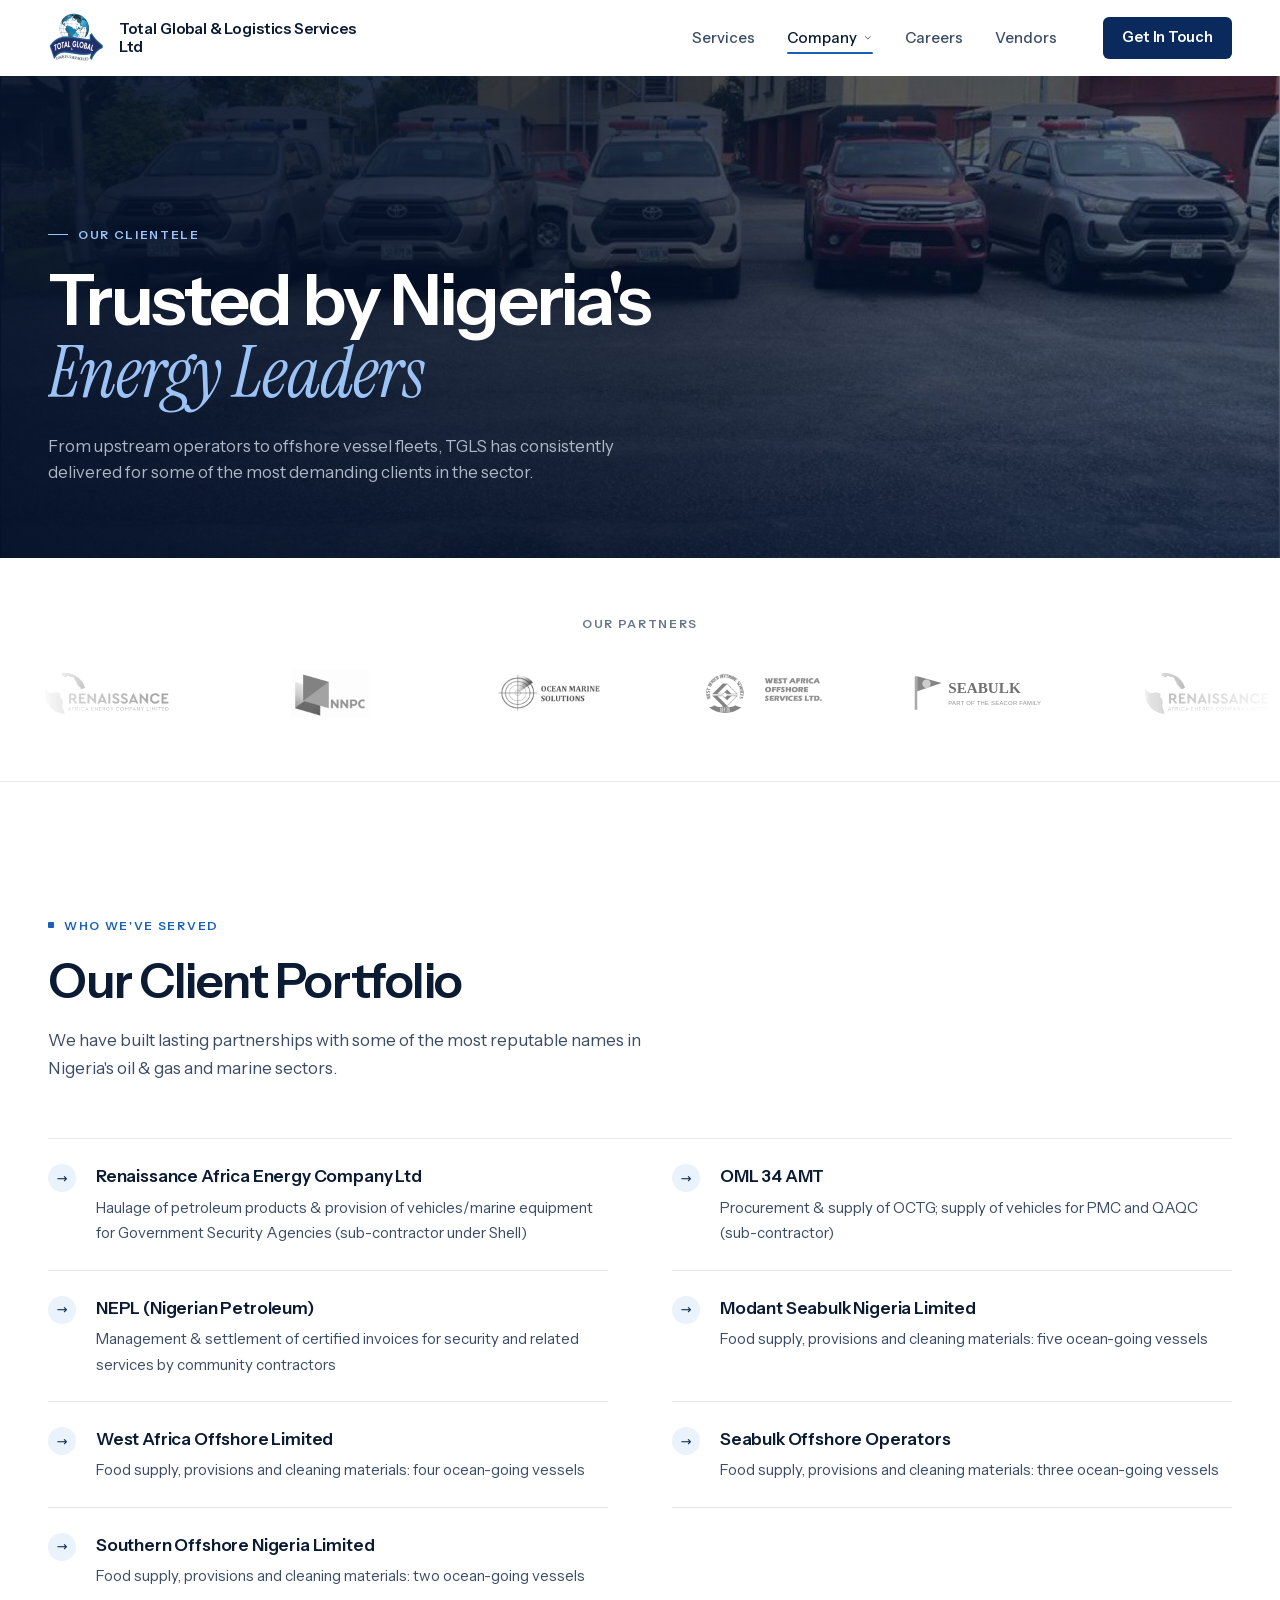
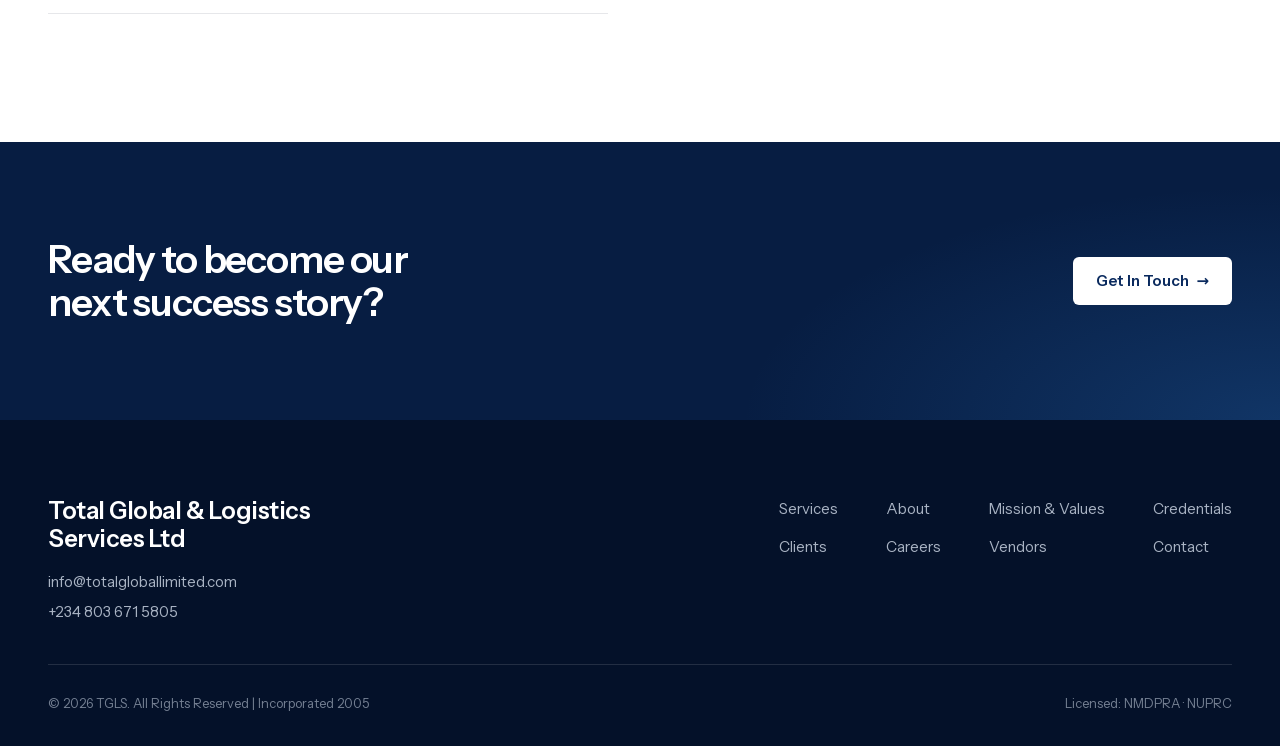
<file: clients.html>
<!DOCTYPE html>
<html lang="en">
<head>
<meta charset="UTF-8">
<meta name="viewport" content="width=device-width, initial-scale=1, viewport-fit=cover">
<title>Our Clients | Total Global &amp; Logistics Services Ltd</title>
<meta name="description" content="From upstream operators to offshore vessel fleets, TGLS has consistently delivered for some of the most demanding clients in the sector.">
<link rel="canonical" href="https://www.totalgloballimited.com/clients">
<meta name="theme-color" content="#ffffff">
<meta property="og:type" content="website">
<meta property="og:site_name" content="Total Global &amp; Logistics Services Ltd">
<meta property="og:title" content="Our Clients | Total Global &amp; Logistics Services Ltd">
<meta property="og:description" content="From upstream operators to offshore vessel fleets, TGLS has consistently delivered for some of the most demanding clients in the sector.">
<meta property="og:url" content="https://www.totalgloballimited.com/clients">
<meta property="og:image" content="https://www.totalgloballimited.com/Images/og-image.jpg">
<meta name="twitter:card" content="summary_large_image">
<link rel="icon" type="image/png" href="Images/favicon.png">
<link rel="apple-touch-icon" href="Images/apple-touch-icon.png">
<link rel="preload" href="fonts/instrument-sans-latin.woff2" as="font" type="font/woff2" crossorigin>
<link rel="preload" href="fonts/instrument-serif-italic-latin.woff2" as="font" type="font/woff2" crossorigin>
<link rel="stylesheet" href="styles.css">
<script>document.documentElement.classList.add('js')</script>
<script defer src="script.js"></script>
</head>
<body>
<a class="skip-link" href="#main">Skip to content</a>

<!-- NAV -->
<nav id="navbar" aria-label="Primary">
  <div class="container nav-inner">
    <a href="/" class="nav-logo" aria-label="Total Global &amp; Logistics Services Ltd, home">
      <img src="Images/logo.png" alt="" width="59" height="50">
      <div class="nav-logo-text"><strong>Total Global &amp; Logistics Services Ltd</strong></div>
    </a>
    <ul class="nav-links">
      <li><a href="/services">Services</a></li>
      <li class="nav-dropdown">
        <a href="/about" class="nav-dropdown-toggle nav-active">Company <svg class="icon icon-chevron-down nav-chevron" aria-hidden="true"><use href="icons.svg#chevron-down"></use></svg></a>
        <ul class="nav-dropdown-menu">
          <li><a href="/about">About Us</a></li>
          <li><a href="/mission-values">Mission &amp; Values</a></li>
          <li><a href="/credentials">Credentials</a></li>
          <li><a href="/clients" aria-current="page">Clients</a></li>
        </ul>
      </li>
      <li><a href="/careers">Careers</a></li>
      <li><a href="/vendors">Vendors</a></li>
    </ul>
    <a href="/contact" class="btn-primary nav-cta">Get In Touch</a>
    <button class="nav-hamburger" id="nav-hamburger" aria-label="Open menu" aria-expanded="false" aria-controls="mobile-nav-overlay"><span></span><span></span><span></span></button>
  </div>
</nav>

<!-- MOBILE NAV OVERLAY -->
<div class="mobile-nav-overlay" id="mobile-nav-overlay" aria-hidden="true">
  <ul class="mobile-nav-links">
    <li><a href="/services">Services</a></li>
    <li><a href="/about">About Us</a></li>
    <li><a href="/mission-values">Mission &amp; Values</a></li>
    <li><a href="/credentials">Credentials</a></li>
    <li><a href="/clients" class="nav-active" aria-current="page">Clients</a></li>
    <li><a href="/careers">Careers</a></li>
    <li><a href="/vendors">Vendors</a></li>
  </ul>
  <a href="/contact" class="btn-cta-primary mobile-nav-cta-btn">Get In Touch <span class="arrow">&rarr;</span></a>
</div>

<main id="main">

<!-- PAGE HERO -->
<section class="page-hero">
  <img class="page-hero-media" src="Images/hero-6.jpg" alt="" fetchpriority="high">
  <div class="page-hero-overlay" aria-hidden="true"></div>
  <div class="container page-hero-content">
    <div class="page-hero-eyebrow"><span></span> Our Clientele</div>
    <h1 class="page-hero-headline">
      <span class="line"><span>Trusted by Nigeria's</span></span>
      <span class="line"><span><em>Energy Leaders</em></span></span>
    </h1>
    <p class="page-hero-sub">From upstream operators to offshore vessel fleets, TGLS has consistently delivered for some of the most demanding clients in the sector.</p>
  </div>
</section>

<!-- CLIENT LOGOS -->
<div class="logo-carousel">
  <p class="logo-carousel-label">Our Partners</p>
  <div class="logo-track-wrapper">
    <div class="logo-track">
      <div class="logo-item"><img src="Images/client-renaissance.png" alt="Renaissance" width="370" height="136" loading="lazy"></div>
      <div class="logo-item"><img src="Images/client-nnpc.png" alt="NNPC" width="234" height="144" loading="lazy"></div>
      <div class="logo-item"><img src="Images/client-oms.jpg" alt="OMS" width="331" height="144" loading="lazy"></div>
      <div class="logo-item"><img src="Images/client-waos.jpg" alt="WAOS" width="425" height="144" loading="lazy"></div>
      <div class="logo-item">
        <svg viewBox="0 0 195 56" xmlns="http://www.w3.org/2000/svg" role="img" aria-label="Seabulk">
          <rect x="8" y="8" width="3" height="40" fill="#b8860b"/>
          <polygon points="11,8 40,16 11,26" fill="#1a5fb8"/>
          <circle cx="22" cy="17" r="5" fill="#f5d000" opacity="0.85"/>
          <text x="48" y="28" font-family="Georgia,serif" font-weight="bold" font-size="18" fill="#1a4080">SEABULK</text>
          <text x="48" y="42" font-family="Arial,sans-serif" font-size="7" fill="#666" letter-spacing="0.3">PART OF THE SEACOR FAMILY</text>
        </svg>
      </div>
    </div>
  </div>
</div>

<!-- CLIENTS LIST -->
<section class="subpage-section" id="clients">
  <div class="container">
    <div class="clients-header reveal">
      <div class="section-label">Who We've Served</div>
      <h2 class="section-heading">Our Client Portfolio</h2>
      <p class="section-sub">We have built lasting partnerships with some of the most reputable names in Nigeria's oil &amp; gas and marine sectors.</p>
    </div>
    <div class="clients-list">
      <div class="client-item reveal">
        <div class="client-arrow" aria-hidden="true">→</div>
        <div>
          <strong>Renaissance Africa Energy Company Ltd</strong>
          <span>Haulage of petroleum products &amp; provision of vehicles/marine equipment for Government Security Agencies (sub-contractor under Shell)</span>
        </div>
      </div>
      <div class="client-item reveal">
        <div class="client-arrow" aria-hidden="true">→</div>
        <div>
          <strong>OML 34 AMT</strong>
          <span>Procurement &amp; supply of OCTG; supply of vehicles for PMC and QAQC (sub-contractor)</span>
        </div>
      </div>
      <div class="client-item reveal">
        <div class="client-arrow" aria-hidden="true">→</div>
        <div>
          <strong>NEPL (Nigerian Petroleum)</strong>
          <span>Management &amp; settlement of certified invoices for security and related services by community contractors</span>
        </div>
      </div>
      <div class="client-item reveal">
        <div class="client-arrow" aria-hidden="true">→</div>
        <div>
          <strong>Modant Seabulk Nigeria Limited</strong>
          <span>Food supply, provisions and cleaning materials: five ocean-going vessels</span>
        </div>
      </div>
      <div class="client-item reveal">
        <div class="client-arrow" aria-hidden="true">→</div>
        <div>
          <strong>West Africa Offshore Limited</strong>
          <span>Food supply, provisions and cleaning materials: four ocean-going vessels</span>
        </div>
      </div>
      <div class="client-item reveal">
        <div class="client-arrow" aria-hidden="true">→</div>
        <div>
          <strong>Seabulk Offshore Operators</strong>
          <span>Food supply, provisions and cleaning materials: three ocean-going vessels</span>
        </div>
      </div>
      <div class="client-item reveal">
        <div class="client-arrow" aria-hidden="true">→</div>
        <div>
          <strong>Southern Offshore Nigeria Limited</strong>
          <span>Food supply, provisions and cleaning materials: two ocean-going vessels</span>
        </div>
      </div>
    </div>
  </div>
</section>

<!-- CTA STRIP -->
<section class="page-cta-strip">
  <div class="container page-cta-strip-inner reveal">
    <h2>Ready to become our next success story?</h2>
    <a href="/contact" class="btn-cta-primary">Get In Touch <span class="arrow">→</span></a>
  </div>
</section>

</main>

<!-- FOOTER -->
<footer>
  <div class="container">
    <div class="footer-top">
      <div class="footer-brand">
        <strong>Total Global &amp; Logistics Services Ltd</strong>
        <div class="footer-contact">
          <a href="mailto:info@totalgloballimited.com">info@totalgloballimited.com</a>
          <a href="tel:+2348036715805">+234 803 671 5805</a>
        </div>
      </div>
      <nav class="footer-links" aria-label="Footer">
        <a href="/services">Services</a>
        <a href="/about">About</a>
        <a href="/mission-values">Mission &amp; Values</a>
        <a href="/credentials">Credentials</a>
        <a href="/clients">Clients</a>
        <a href="/careers">Careers</a>
        <a href="/vendors">Vendors</a>
        <a href="/contact">Contact</a>
      </nav>
    </div>
    <div class="footer-bottom">
      <span>&copy; <span data-year>2026</span> TGLS. All Rights Reserved | Incorporated 2005</span>
      <span class="footer-copy">Licensed: NMDPRA &middot; NUPRC</span>
    </div>
  </div>
</footer>

<aside class="sticky-mobile-cta" aria-label="Quick link"><a href="/contact" class="btn-cta-primary">Contact TGLS <span class="arrow">→</span></a></aside>

</body>
</html>
</file>
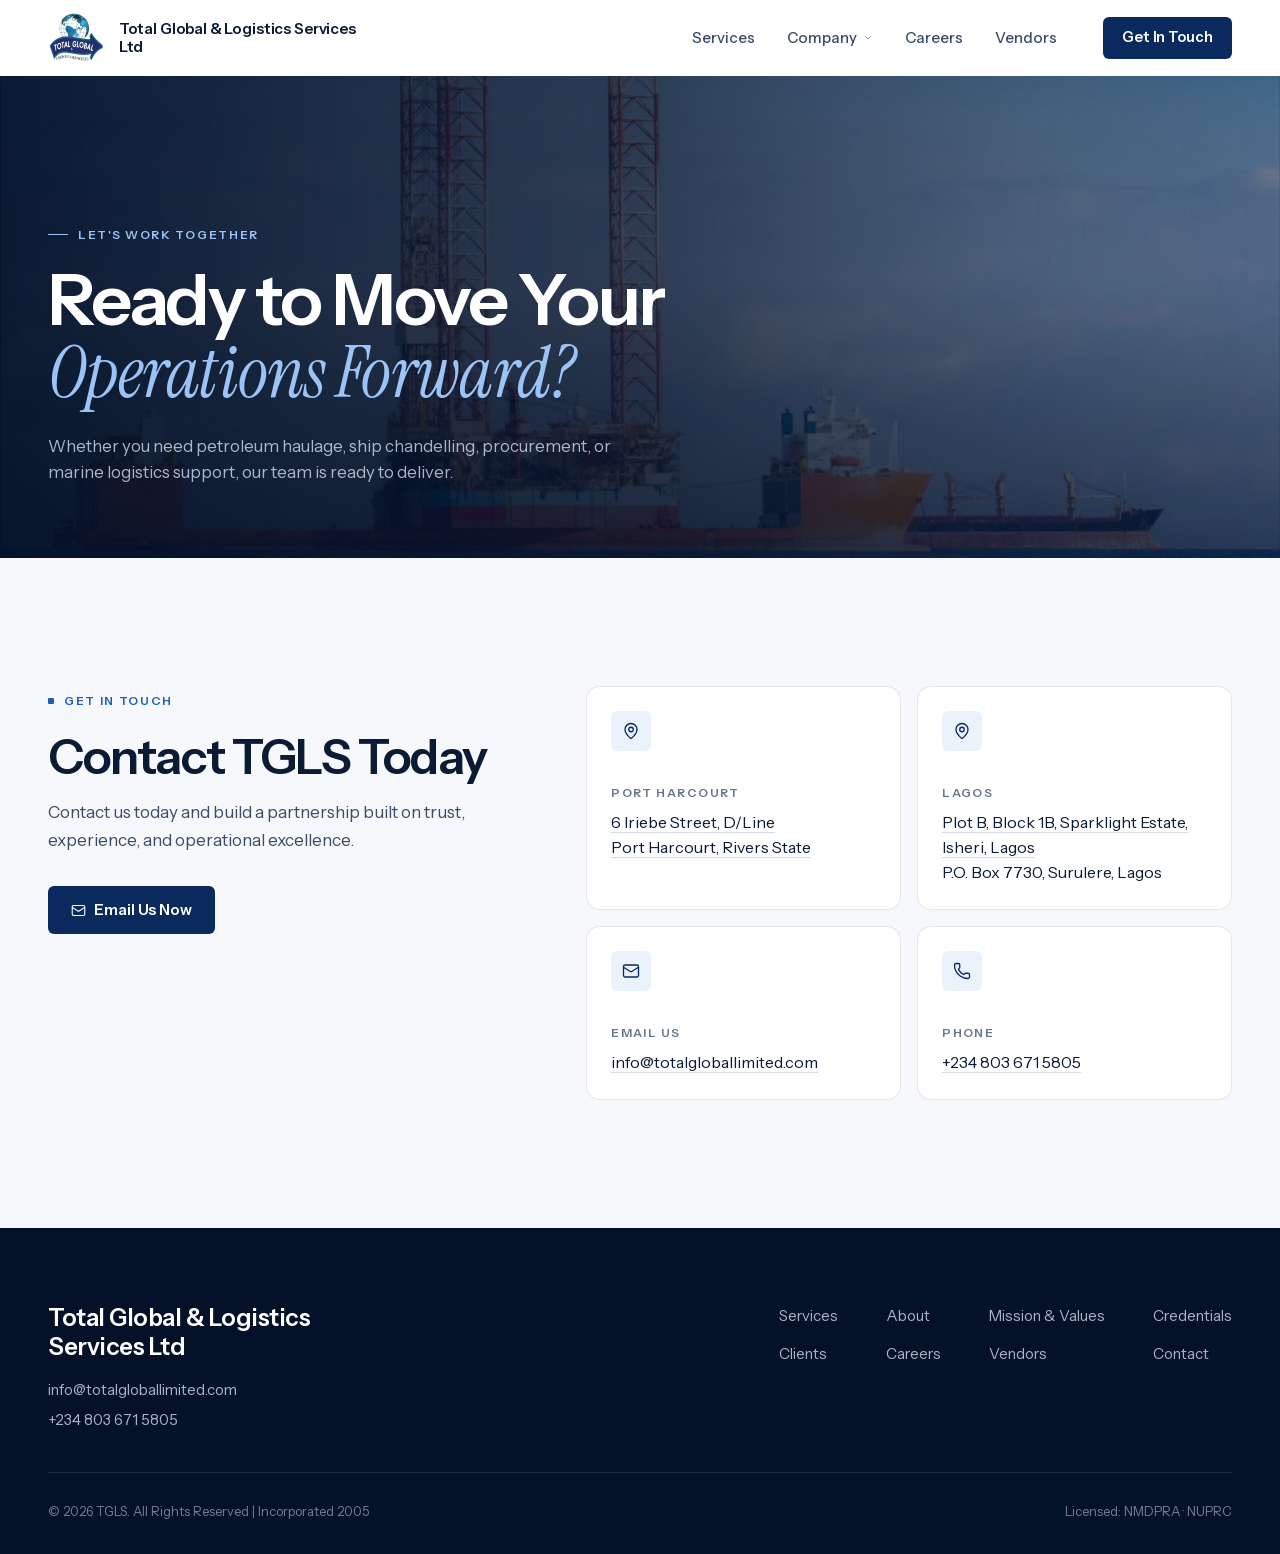
<file: contact.html>
<!DOCTYPE html>
<html lang="en">
<head>
<meta charset="UTF-8">
<meta name="viewport" content="width=device-width, initial-scale=1, viewport-fit=cover">
<title>Get In Touch | Total Global &amp; Logistics Services Ltd</title>
<meta name="description" content="Whether you need petroleum haulage, ship chandelling, procurement, or marine logistics support, our team is ready to deliver.">
<link rel="canonical" href="https://www.totalgloballimited.com/contact">
<meta name="theme-color" content="#ffffff">
<meta property="og:type" content="website">
<meta property="og:site_name" content="Total Global &amp; Logistics Services Ltd">
<meta property="og:title" content="Get In Touch | Total Global &amp; Logistics Services Ltd">
<meta property="og:description" content="Whether you need petroleum haulage, ship chandelling, procurement, or marine logistics support, our team is ready to deliver.">
<meta property="og:url" content="https://www.totalgloballimited.com/contact">
<meta property="og:image" content="https://www.totalgloballimited.com/Images/og-image.jpg">
<meta name="twitter:card" content="summary_large_image">
<link rel="icon" type="image/png" href="Images/favicon.png">
<link rel="apple-touch-icon" href="Images/apple-touch-icon.png">
<link rel="preload" href="fonts/instrument-sans-latin.woff2" as="font" type="font/woff2" crossorigin>
<link rel="preload" href="fonts/instrument-serif-italic-latin.woff2" as="font" type="font/woff2" crossorigin>
<link rel="stylesheet" href="styles.css">
<script>document.documentElement.classList.add('js')</script>
<script defer src="script.js"></script>
</head>
<body>
<a class="skip-link" href="#main">Skip to content</a>

<!-- NAV -->
<nav id="navbar" aria-label="Primary">
  <div class="container nav-inner">
    <a href="/" class="nav-logo" aria-label="Total Global &amp; Logistics Services Ltd, home">
      <img src="Images/logo.png" alt="" width="59" height="50">
      <div class="nav-logo-text"><strong>Total Global &amp; Logistics Services Ltd</strong></div>
    </a>
    <ul class="nav-links">
      <li><a href="/services">Services</a></li>
      <li class="nav-dropdown">
        <a href="/about" class="nav-dropdown-toggle">Company <svg class="icon icon-chevron-down nav-chevron" aria-hidden="true"><use href="icons.svg#chevron-down"></use></svg></a>
        <ul class="nav-dropdown-menu">
          <li><a href="/about">About Us</a></li>
          <li><a href="/mission-values">Mission &amp; Values</a></li>
          <li><a href="/credentials">Credentials</a></li>
          <li><a href="/clients">Clients</a></li>
        </ul>
      </li>
      <li><a href="/careers">Careers</a></li>
      <li><a href="/vendors">Vendors</a></li>
    </ul>
    <a href="/contact" class="btn-primary nav-cta" aria-current="page">Get In Touch</a>
    <button class="nav-hamburger" id="nav-hamburger" aria-label="Open menu" aria-expanded="false" aria-controls="mobile-nav-overlay"><span></span><span></span><span></span></button>
  </div>
</nav>

<!-- MOBILE NAV OVERLAY -->
<div class="mobile-nav-overlay" id="mobile-nav-overlay" aria-hidden="true">
  <ul class="mobile-nav-links">
    <li><a href="/services">Services</a></li>
    <li><a href="/about">About Us</a></li>
    <li><a href="/mission-values">Mission &amp; Values</a></li>
    <li><a href="/credentials">Credentials</a></li>
    <li><a href="/clients">Clients</a></li>
    <li><a href="/careers">Careers</a></li>
    <li><a href="/vendors">Vendors</a></li>
  </ul>
  <a href="/contact" class="btn-cta-primary mobile-nav-cta-btn">Get In Touch <span class="arrow">&rarr;</span></a>
</div>

<main id="main">

<!-- PAGE HERO -->
<section class="page-hero">
  <img class="page-hero-media" src="Images/hero-1.jpg" alt="" fetchpriority="high">
  <div class="page-hero-overlay" aria-hidden="true"></div>
  <div class="container page-hero-content">
    <div class="page-hero-eyebrow"><span></span> Let's Work Together</div>
    <h1 class="page-hero-headline">
      <span class="line"><span>Ready to Move Your</span></span>
      <span class="line"><span><em>Operations Forward?</em></span></span>
    </h1>
    <p class="page-hero-sub">Whether you need petroleum haulage, ship chandelling, procurement, or marine logistics support, our team is ready to deliver.</p>
  </div>
</section>

<!-- CTA SECTION -->
<section id="cta" class="subpage-section">
  <div class="container contact-layout">
    <div class="cta-content reveal">
      <div class="cta-section-label">Get In Touch</div>
      <h2 class="cta-heading">Contact TGLS Today</h2>
      <p class="cta-sub">Contact us today and build a partnership built on trust, experience, and operational excellence.</p>
      <div class="cta-actions">
        <a href="mailto:info@totalgloballimited.com" class="btn-primary"><svg class="icon icon-mail" aria-hidden="true"><use href="icons.svg#mail"></use></svg> Email Us Now</a>
      </div>
    </div>
    <div class="contact-info">
      <div class="contact-card reveal">
        <div class="contact-card-icon"><svg class="icon icon-map-pin" aria-hidden="true"><use href="icons.svg#map-pin"></use></svg></div>
        <div class="contact-card-body">
          <strong>Port Harcourt</strong>
          <span><a href="https://www.google.com/maps/search/?api=1&amp;query=6+Iriebe+Street%2C+D%2FLine%2C+Port+Harcourt%2C+Rivers+State%2C+Nigeria" target="_blank" rel="noopener">6 Iriebe Street, D/Line<br>Port Harcourt, Rivers State</a></span>
        </div>
      </div>
      <div class="contact-card reveal">
        <div class="contact-card-icon"><svg class="icon icon-map-pin" aria-hidden="true"><use href="icons.svg#map-pin"></use></svg></div>
        <div class="contact-card-body">
          <strong>Lagos</strong>
          <span><a href="https://www.google.com/maps/search/?api=1&amp;query=Plot+B%2C+Block+1B%2C+Sparklight+Estate%2C+Isheri%2C+Lagos%2C+Nigeria" target="_blank" rel="noopener">Plot B, Block 1B, Sparklight Estate, Isheri, Lagos</a><br>P.O. Box 7730, Surulere, Lagos</span>
        </div>
      </div>
      <div class="contact-card reveal">
        <div class="contact-card-icon"><svg class="icon icon-mail" aria-hidden="true"><use href="icons.svg#mail"></use></svg></div>
        <div class="contact-card-body">
          <strong>Email Us</strong>
          <span><a href="mailto:info@totalgloballimited.com">info@totalgloballimited.com</a></span>
        </div>
      </div>
      <div class="contact-card reveal">
        <div class="contact-card-icon"><svg class="icon icon-phone" aria-hidden="true"><use href="icons.svg#phone"></use></svg></div>
        <div class="contact-card-body">
          <strong>Phone</strong>
          <span><a href="tel:+2348036715805">+234 803 671 5805</a></span>
        </div>
      </div>
    </div>
  </div>
</section>

</main>

<!-- FOOTER -->
<footer>
  <div class="container">
    <div class="footer-top">
      <div class="footer-brand">
        <strong>Total Global &amp; Logistics Services Ltd</strong>
        <div class="footer-contact">
          <a href="mailto:info@totalgloballimited.com">info@totalgloballimited.com</a>
          <a href="tel:+2348036715805">+234 803 671 5805</a>
        </div>
      </div>
      <nav class="footer-links" aria-label="Footer">
        <a href="/services">Services</a>
        <a href="/about">About</a>
        <a href="/mission-values">Mission &amp; Values</a>
        <a href="/credentials">Credentials</a>
        <a href="/clients">Clients</a>
        <a href="/careers">Careers</a>
        <a href="/vendors">Vendors</a>
        <a href="/contact">Contact</a>
      </nav>
    </div>
    <div class="footer-bottom">
      <span>&copy; <span data-year>2026</span> TGLS. All Rights Reserved | Incorporated 2005</span>
      <span class="footer-copy">Licensed: NMDPRA &middot; NUPRC</span>
    </div>
  </div>
</footer>

</body>
</html>
</file>
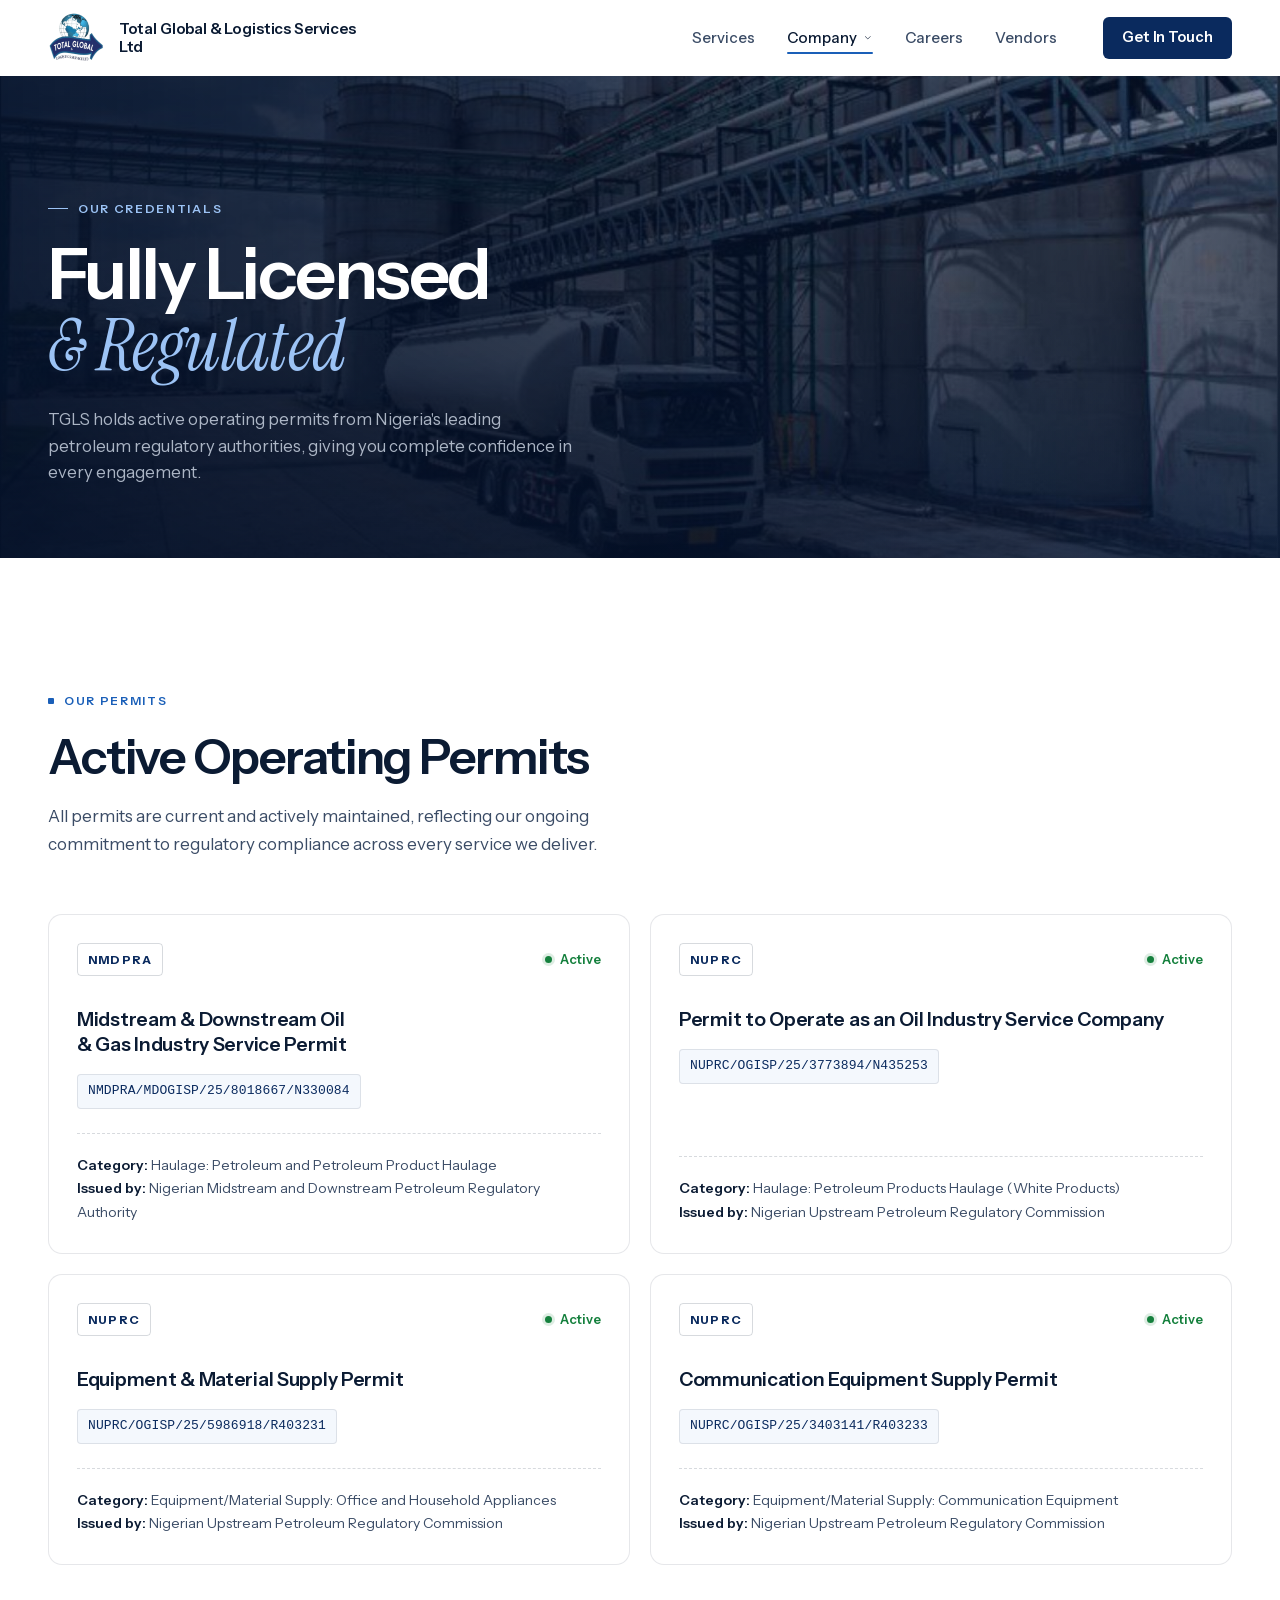
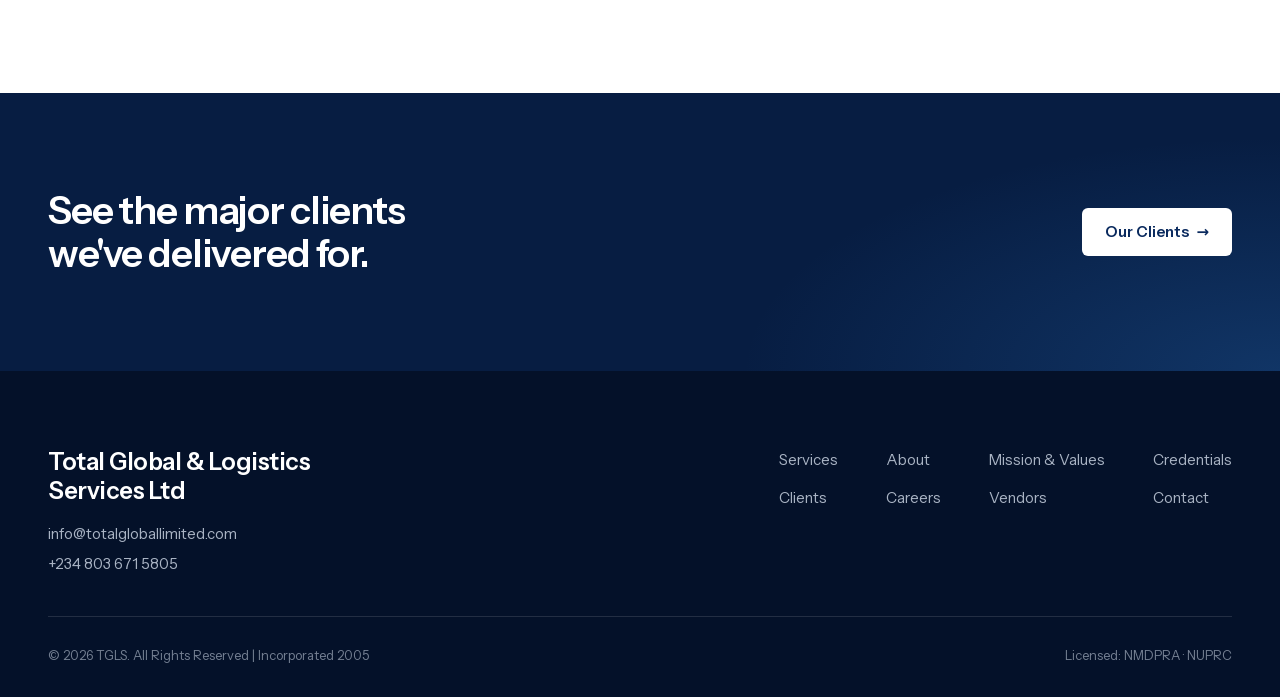
<file: credentials.html>
<!DOCTYPE html>
<html lang="en">
<head>
<meta charset="UTF-8">
<meta name="viewport" content="width=device-width, initial-scale=1, viewport-fit=cover">
<title>Credentials | Total Global &amp; Logistics Services Ltd</title>
<meta name="description" content="TGLS holds active operating permits from Nigeria's leading petroleum regulatory authorities, giving you complete confidence in every engagement.">
<link rel="canonical" href="https://www.totalgloballimited.com/credentials">
<meta name="theme-color" content="#ffffff">
<meta property="og:type" content="website">
<meta property="og:site_name" content="Total Global &amp; Logistics Services Ltd">
<meta property="og:title" content="Credentials | Total Global &amp; Logistics Services Ltd">
<meta property="og:description" content="TGLS holds active operating permits from Nigeria's leading petroleum regulatory authorities, giving you complete confidence in every engagement.">
<meta property="og:url" content="https://www.totalgloballimited.com/credentials">
<meta property="og:image" content="https://www.totalgloballimited.com/Images/og-image.jpg">
<meta name="twitter:card" content="summary_large_image">
<link rel="icon" type="image/png" href="Images/favicon.png">
<link rel="apple-touch-icon" href="Images/apple-touch-icon.png">
<link rel="preload" href="fonts/instrument-sans-latin.woff2" as="font" type="font/woff2" crossorigin>
<link rel="preload" href="fonts/instrument-serif-italic-latin.woff2" as="font" type="font/woff2" crossorigin>
<link rel="stylesheet" href="styles.css">
<script>document.documentElement.classList.add('js')</script>
<script defer src="script.js"></script>
</head>
<body>
<a class="skip-link" href="#main">Skip to content</a>

<!-- NAV -->
<nav id="navbar" aria-label="Primary">
  <div class="container nav-inner">
    <a href="/" class="nav-logo" aria-label="Total Global &amp; Logistics Services Ltd, home">
      <img src="Images/logo.png" alt="" width="59" height="50">
      <div class="nav-logo-text"><strong>Total Global &amp; Logistics Services Ltd</strong></div>
    </a>
    <ul class="nav-links">
      <li><a href="/services">Services</a></li>
      <li class="nav-dropdown">
        <a href="/about" class="nav-dropdown-toggle nav-active">Company <svg class="icon icon-chevron-down nav-chevron" aria-hidden="true"><use href="icons.svg#chevron-down"></use></svg></a>
        <ul class="nav-dropdown-menu">
          <li><a href="/about">About Us</a></li>
          <li><a href="/mission-values">Mission &amp; Values</a></li>
          <li><a href="/credentials" aria-current="page">Credentials</a></li>
          <li><a href="/clients">Clients</a></li>
        </ul>
      </li>
      <li><a href="/careers">Careers</a></li>
      <li><a href="/vendors">Vendors</a></li>
    </ul>
    <a href="/contact" class="btn-primary nav-cta">Get In Touch</a>
    <button class="nav-hamburger" id="nav-hamburger" aria-label="Open menu" aria-expanded="false" aria-controls="mobile-nav-overlay"><span></span><span></span><span></span></button>
  </div>
</nav>

<!-- MOBILE NAV OVERLAY -->
<div class="mobile-nav-overlay" id="mobile-nav-overlay" aria-hidden="true">
  <ul class="mobile-nav-links">
    <li><a href="/services">Services</a></li>
    <li><a href="/about">About Us</a></li>
    <li><a href="/mission-values">Mission &amp; Values</a></li>
    <li><a href="/credentials" class="nav-active" aria-current="page">Credentials</a></li>
    <li><a href="/clients">Clients</a></li>
    <li><a href="/careers">Careers</a></li>
    <li><a href="/vendors">Vendors</a></li>
  </ul>
  <a href="/contact" class="btn-cta-primary mobile-nav-cta-btn">Get In Touch <span class="arrow">&rarr;</span></a>
</div>

<main id="main">

<!-- PAGE HERO -->
<section class="page-hero">
  <img class="page-hero-media" src="Images/hero-2.jpg" alt="" fetchpriority="high">
  <div class="page-hero-overlay" aria-hidden="true"></div>
  <div class="container page-hero-content">
    <div class="page-hero-eyebrow"><span></span> Our Credentials</div>
    <h1 class="page-hero-headline">
      <span class="line"><span>Fully Licensed</span></span>
      <span class="line"><span><em>&amp; Regulated</em></span></span>
    </h1>
    <p class="page-hero-sub">TGLS holds active operating permits from Nigeria's leading petroleum regulatory authorities, giving you complete confidence in every engagement.</p>
  </div>
</section>

<!-- PERMITS GRID -->
<section class="subpage-section" id="permits">
  <div class="container">
    <div class="permits-intro reveal">
      <div class="section-label">Our Permits</div>
      <h2 class="section-heading">Active Operating Permits</h2>
      <p class="section-sub">All permits are current and actively maintained, reflecting our ongoing commitment to regulatory compliance across every service we deliver.</p>
    </div>
    <div class="permits-grid">
      <div class="permit-card reveal">
        <div class="permit-header">
          <span class="permit-logo-badge">NMDPRA</span>
          <span class="permit-status">Active</span>
        </div>
        <h3>Midstream &amp; Downstream Oil &amp; Gas Industry Service Permit</h3>
        <div class="permit-number">NMDPRA/MDOGISP/25/8018667/N330084</div>
        <p class="permit-detail"><strong>Category:</strong> Haulage: Petroleum and Petroleum Product Haulage<br><strong>Issued by:</strong> Nigerian Midstream and Downstream Petroleum Regulatory Authority</p>
      </div>
      <div class="permit-card reveal">
        <div class="permit-header">
          <span class="permit-logo-badge">NUPRC</span>
          <span class="permit-status">Active</span>
        </div>
        <h3>Permit to Operate as an Oil Industry Service Company</h3>
        <div class="permit-number">NUPRC/OGISP/25/3773894/N435253</div>
        <p class="permit-detail"><strong>Category:</strong> Haulage: Petroleum Products Haulage (White Products)<br><strong>Issued by:</strong> Nigerian Upstream Petroleum Regulatory Commission</p>
      </div>
      <div class="permit-card reveal">
        <div class="permit-header">
          <span class="permit-logo-badge">NUPRC</span>
          <span class="permit-status">Active</span>
        </div>
        <h3>Equipment &amp; Material Supply Permit</h3>
        <div class="permit-number">NUPRC/OGISP/25/5986918/R403231</div>
        <p class="permit-detail"><strong>Category:</strong> Equipment/Material Supply: Office and Household Appliances<br><strong>Issued by:</strong> Nigerian Upstream Petroleum Regulatory Commission</p>
      </div>
      <div class="permit-card reveal">
        <div class="permit-header">
          <span class="permit-logo-badge">NUPRC</span>
          <span class="permit-status">Active</span>
        </div>
        <h3>Communication Equipment Supply Permit</h3>
        <div class="permit-number">NUPRC/OGISP/25/3403141/R403233</div>
        <p class="permit-detail"><strong>Category:</strong> Equipment/Material Supply: Communication Equipment<br><strong>Issued by:</strong> Nigerian Upstream Petroleum Regulatory Commission</p>
      </div>
    </div>
  </div>
</section>

<!-- CTA STRIP -->
<section class="page-cta-strip">
  <div class="container page-cta-strip-inner reveal">
    <h2>See the major clients we've delivered for.</h2>
    <a href="/clients" class="btn-cta-primary">Our Clients <span class="arrow">→</span></a>
  </div>
</section>

</main>

<!-- FOOTER -->
<footer>
  <div class="container">
    <div class="footer-top">
      <div class="footer-brand">
        <strong>Total Global &amp; Logistics Services Ltd</strong>
        <div class="footer-contact">
          <a href="mailto:info@totalgloballimited.com">info@totalgloballimited.com</a>
          <a href="tel:+2348036715805">+234 803 671 5805</a>
        </div>
      </div>
      <nav class="footer-links" aria-label="Footer">
        <a href="/services">Services</a>
        <a href="/about">About</a>
        <a href="/mission-values">Mission &amp; Values</a>
        <a href="/credentials">Credentials</a>
        <a href="/clients">Clients</a>
        <a href="/careers">Careers</a>
        <a href="/vendors">Vendors</a>
        <a href="/contact">Contact</a>
      </nav>
    </div>
    <div class="footer-bottom">
      <span>&copy; <span data-year>2026</span> TGLS. All Rights Reserved | Incorporated 2005</span>
      <span class="footer-copy">Licensed: NMDPRA &middot; NUPRC</span>
    </div>
  </div>
</footer>

<aside class="sticky-mobile-cta" aria-label="Quick link"><a href="/contact" class="btn-cta-primary">Contact TGLS <span class="arrow">→</span></a></aside>

</body>
</html>
</file>
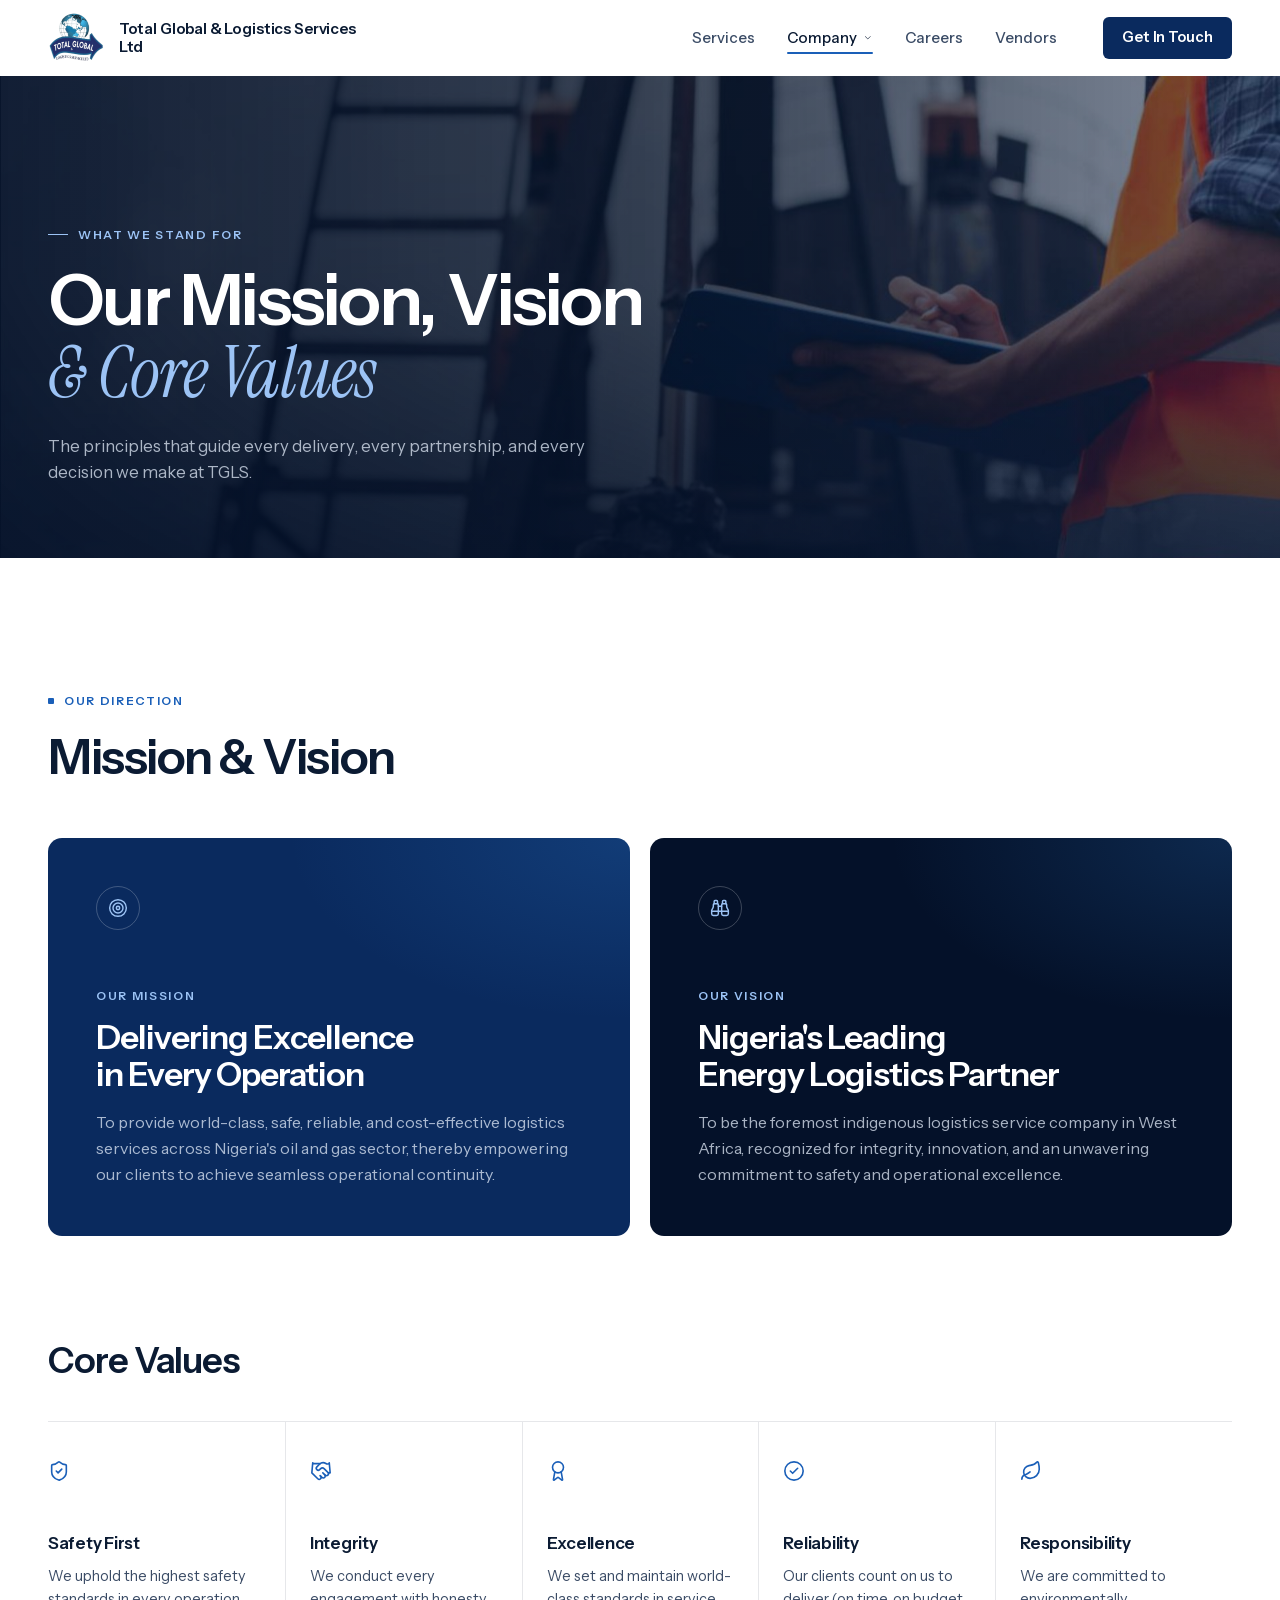
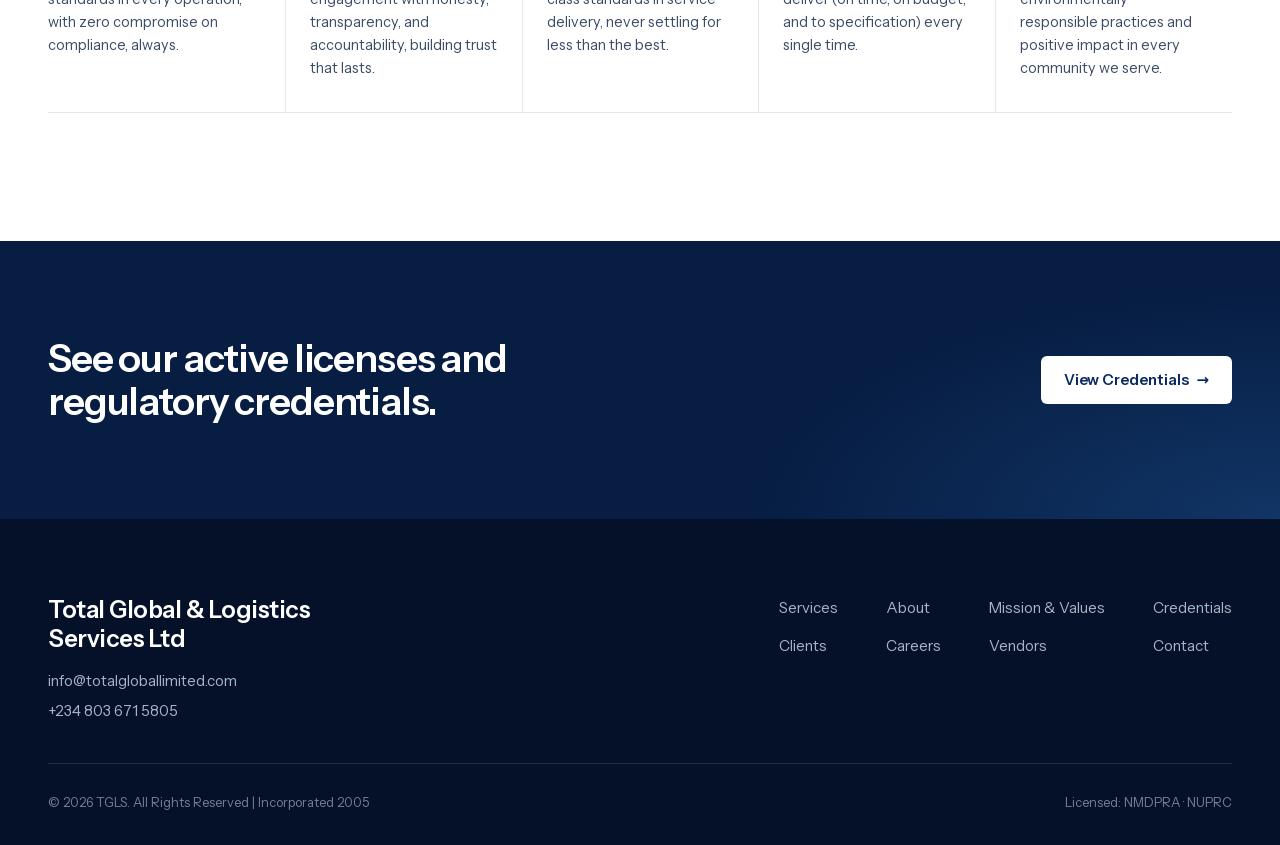
<file: mission-values.html>
<!DOCTYPE html>
<html lang="en">
<head>
<meta charset="UTF-8">
<meta name="viewport" content="width=device-width, initial-scale=1, viewport-fit=cover">
<title>Mission &amp; Values | Total Global &amp; Logistics Services Ltd</title>
<meta name="description" content="The principles that guide every delivery, every partnership, and every decision we make at TGLS.">
<link rel="canonical" href="https://www.totalgloballimited.com/mission-values">
<meta name="theme-color" content="#ffffff">
<meta property="og:type" content="website">
<meta property="og:site_name" content="Total Global &amp; Logistics Services Ltd">
<meta property="og:title" content="Mission &amp; Values | Total Global &amp; Logistics Services Ltd">
<meta property="og:description" content="The principles that guide every delivery, every partnership, and every decision we make at TGLS.">
<meta property="og:url" content="https://www.totalgloballimited.com/mission-values">
<meta property="og:image" content="https://www.totalgloballimited.com/Images/og-image.jpg">
<meta name="twitter:card" content="summary_large_image">
<link rel="icon" type="image/png" href="Images/favicon.png">
<link rel="apple-touch-icon" href="Images/apple-touch-icon.png">
<link rel="preload" href="fonts/instrument-sans-latin.woff2" as="font" type="font/woff2" crossorigin>
<link rel="preload" href="fonts/instrument-serif-italic-latin.woff2" as="font" type="font/woff2" crossorigin>
<link rel="stylesheet" href="styles.css">
<script>document.documentElement.classList.add('js')</script>
<script defer src="script.js"></script>
</head>
<body>
<a class="skip-link" href="#main">Skip to content</a>

<!-- NAV -->
<nav id="navbar" aria-label="Primary">
  <div class="container nav-inner">
    <a href="/" class="nav-logo" aria-label="Total Global &amp; Logistics Services Ltd, home">
      <img src="Images/logo.png" alt="" width="59" height="50">
      <div class="nav-logo-text"><strong>Total Global &amp; Logistics Services Ltd</strong></div>
    </a>
    <ul class="nav-links">
      <li><a href="/services">Services</a></li>
      <li class="nav-dropdown">
        <a href="/about" class="nav-dropdown-toggle nav-active">Company <svg class="icon icon-chevron-down nav-chevron" aria-hidden="true"><use href="icons.svg#chevron-down"></use></svg></a>
        <ul class="nav-dropdown-menu">
          <li><a href="/about">About Us</a></li>
          <li><a href="/mission-values" aria-current="page">Mission &amp; Values</a></li>
          <li><a href="/credentials">Credentials</a></li>
          <li><a href="/clients">Clients</a></li>
        </ul>
      </li>
      <li><a href="/careers">Careers</a></li>
      <li><a href="/vendors">Vendors</a></li>
    </ul>
    <a href="/contact" class="btn-primary nav-cta">Get In Touch</a>
    <button class="nav-hamburger" id="nav-hamburger" aria-label="Open menu" aria-expanded="false" aria-controls="mobile-nav-overlay"><span></span><span></span><span></span></button>
  </div>
</nav>

<!-- MOBILE NAV OVERLAY -->
<div class="mobile-nav-overlay" id="mobile-nav-overlay" aria-hidden="true">
  <ul class="mobile-nav-links">
    <li><a href="/services">Services</a></li>
    <li><a href="/about">About Us</a></li>
    <li><a href="/mission-values" class="nav-active" aria-current="page">Mission &amp; Values</a></li>
    <li><a href="/credentials">Credentials</a></li>
    <li><a href="/clients">Clients</a></li>
    <li><a href="/careers">Careers</a></li>
    <li><a href="/vendors">Vendors</a></li>
  </ul>
  <a href="/contact" class="btn-cta-primary mobile-nav-cta-btn">Get In Touch <span class="arrow">&rarr;</span></a>
</div>

<main id="main">

<!-- PAGE HERO -->
<section class="page-hero">
  <img class="page-hero-media" src="Images/hero-5.jpg" alt="" fetchpriority="high">
  <div class="page-hero-overlay" aria-hidden="true"></div>
  <div class="container page-hero-content">
    <div class="page-hero-eyebrow"><span></span> What We Stand For</div>
    <h1 class="page-hero-headline">
      <span class="line"><span>Our Mission, Vision</span></span>
      <span class="line"><span><em>&amp; Core Values</em></span></span>
    </h1>
    <p class="page-hero-sub">The principles that guide every delivery, every partnership, and every decision we make at TGLS.</p>
  </div>
</section>

<!-- MISSION & VISION -->
<section class="subpage-section" id="mission-vision">
  <div class="container">
    <div class="mvv-header reveal">
      <div class="section-label">Our Direction</div>
      <h2 class="section-heading">Mission &amp; Vision</h2>
    </div>
    <div class="mvv-grid">
      <div class="mvv-card reveal">
        <div class="mvv-card-body">
          <div class="mvv-card-icon"><svg class="icon icon-target" aria-hidden="true"><use href="icons.svg#target"></use></svg></div>
          <div class="mvv-card-label">Our Mission</div>
          <h3>Delivering Excellence<br>in Every Operation</h3>
          <p>To provide world-class, safe, reliable, and cost-effective logistics services across Nigeria's oil and gas sector, thereby empowering our clients to achieve seamless operational continuity.</p>
        </div>
      </div>
      <div class="mvv-card mvv-card--vision reveal">
        <div class="mvv-card-body">
          <div class="mvv-card-icon"><svg class="icon icon-binoculars" aria-hidden="true"><use href="icons.svg#binoculars"></use></svg></div>
          <div class="mvv-card-label">Our Vision</div>
          <h3>Nigeria's Leading<br>Energy Logistics Partner</h3>
          <p>To be the foremost indigenous logistics service company in West Africa, recognized for integrity, innovation, and an unwavering commitment to safety and operational excellence.</p>
        </div>
      </div>
    </div>

    <!-- CORE VALUES -->
    <div class="core-values-header reveal">
      <h3>Core Values</h3>
    </div>
    <div class="values-grid">
      <div class="value-card reveal">
        <div class="value-icon"><svg class="icon icon-shield-check" aria-hidden="true"><use href="icons.svg#shield-check"></use></svg></div>
        <h4>Safety First</h4>
        <p>We uphold the highest safety standards in every operation, with zero compromise on compliance, always.</p>
      </div>
      <div class="value-card reveal">
        <div class="value-icon"><svg class="icon icon-handshake" aria-hidden="true"><use href="icons.svg#handshake"></use></svg></div>
        <h4>Integrity</h4>
        <p>We conduct every engagement with honesty, transparency, and accountability, building trust that lasts.</p>
      </div>
      <div class="value-card reveal">
        <div class="value-icon"><svg class="icon icon-award" aria-hidden="true"><use href="icons.svg#award"></use></svg></div>
        <h4>Excellence</h4>
        <p>We set and maintain world-class standards in service delivery, never settling for less than the best.</p>
      </div>
      <div class="value-card reveal">
        <div class="value-icon"><svg class="icon icon-circle-check" aria-hidden="true"><use href="icons.svg#circle-check"></use></svg></div>
        <h4>Reliability</h4>
        <p>Our clients count on us to deliver (on time, on budget, and to specification) every single time.</p>
      </div>
      <div class="value-card reveal">
        <div class="value-icon"><svg class="icon icon-leaf" aria-hidden="true"><use href="icons.svg#leaf"></use></svg></div>
        <h4>Responsibility</h4>
        <p>We are committed to environmentally responsible practices and positive impact in every community we serve.</p>
      </div>
    </div>
  </div>
</section>

<!-- CTA STRIP -->
<section class="page-cta-strip">
  <div class="container page-cta-strip-inner reveal">
    <h2>See our active licenses and regulatory credentials.</h2>
    <a href="/credentials" class="btn-cta-primary">View Credentials <span class="arrow">→</span></a>
  </div>
</section>

</main>

<!-- FOOTER -->
<footer>
  <div class="container">
    <div class="footer-top">
      <div class="footer-brand">
        <strong>Total Global &amp; Logistics Services Ltd</strong>
        <div class="footer-contact">
          <a href="mailto:info@totalgloballimited.com">info@totalgloballimited.com</a>
          <a href="tel:+2348036715805">+234 803 671 5805</a>
        </div>
      </div>
      <nav class="footer-links" aria-label="Footer">
        <a href="/services">Services</a>
        <a href="/about">About</a>
        <a href="/mission-values">Mission &amp; Values</a>
        <a href="/credentials">Credentials</a>
        <a href="/clients">Clients</a>
        <a href="/careers">Careers</a>
        <a href="/vendors">Vendors</a>
        <a href="/contact">Contact</a>
      </nav>
    </div>
    <div class="footer-bottom">
      <span>&copy; <span data-year>2026</span> TGLS. All Rights Reserved | Incorporated 2005</span>
      <span class="footer-copy">Licensed: NMDPRA &middot; NUPRC</span>
    </div>
  </div>
</footer>

<aside class="sticky-mobile-cta" aria-label="Quick link"><a href="/contact" class="btn-cta-primary">Contact TGLS <span class="arrow">→</span></a></aside>

</body>
</html>
</file>
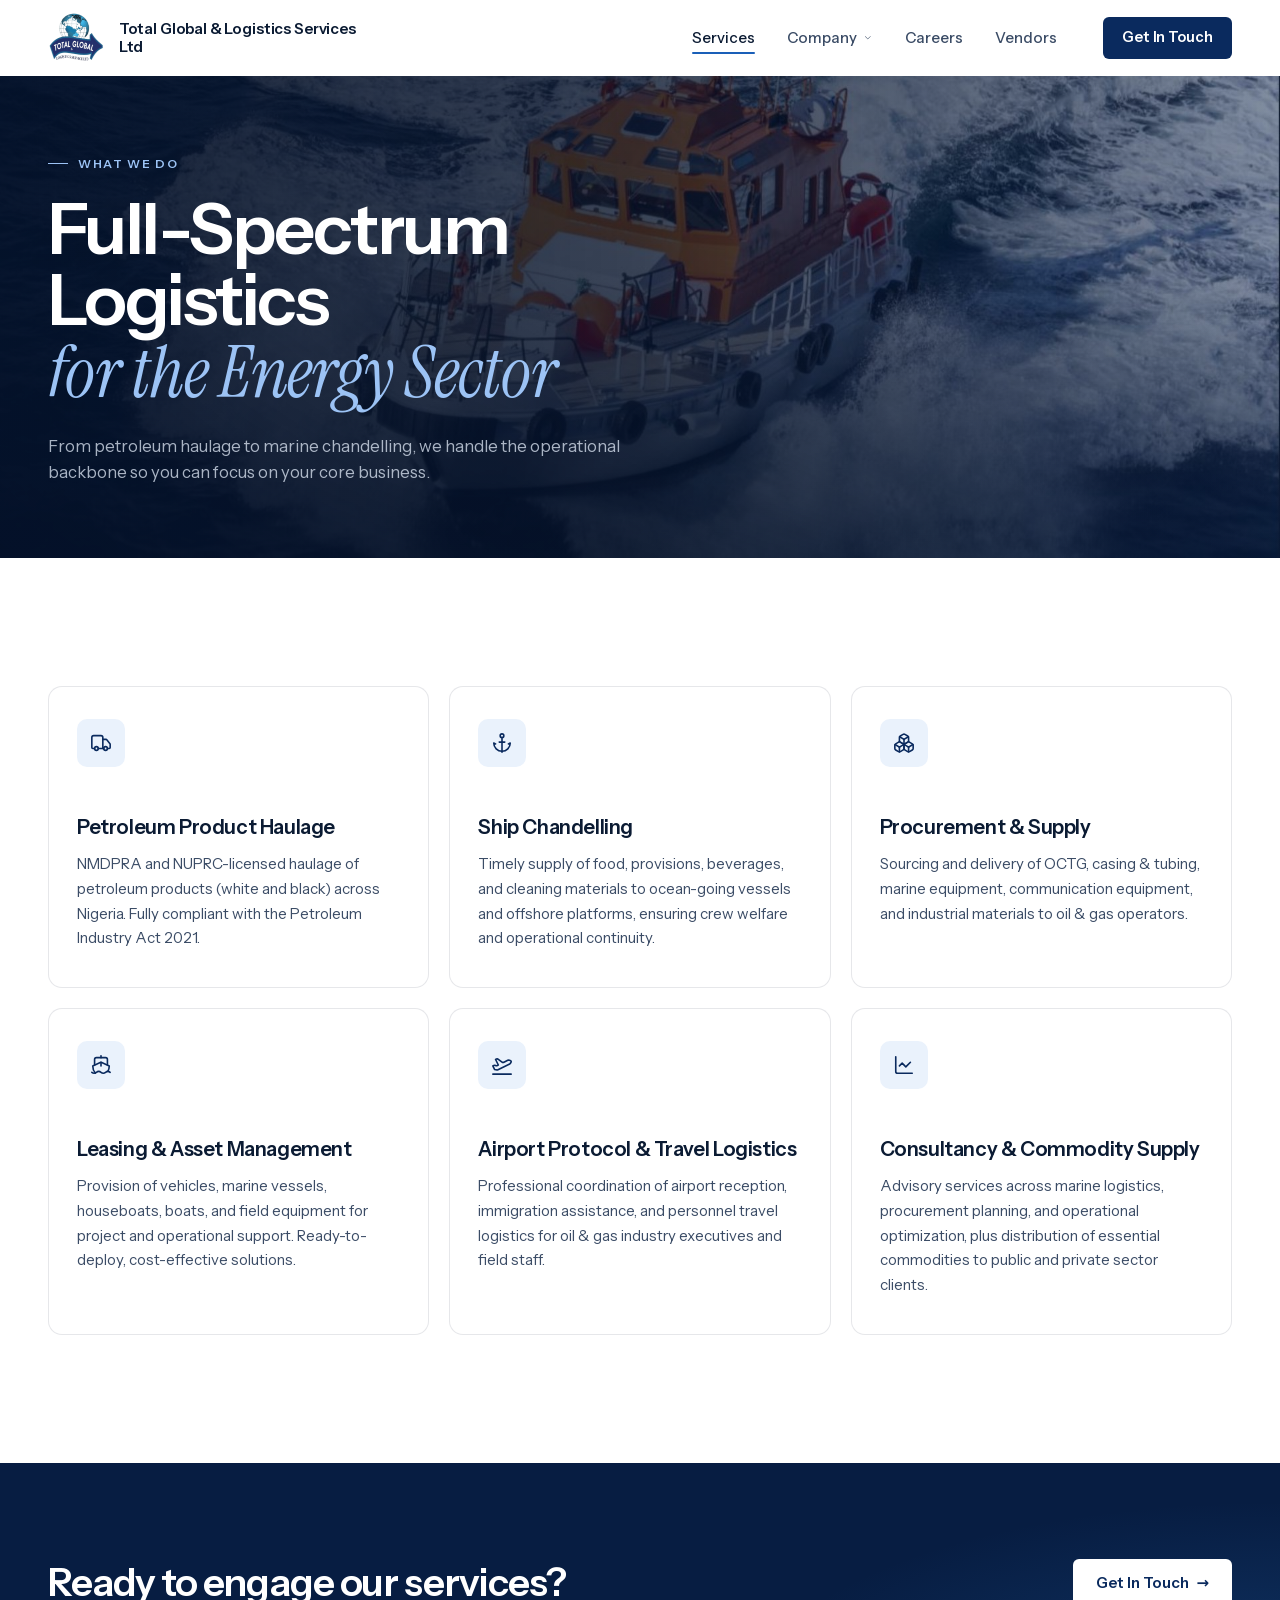
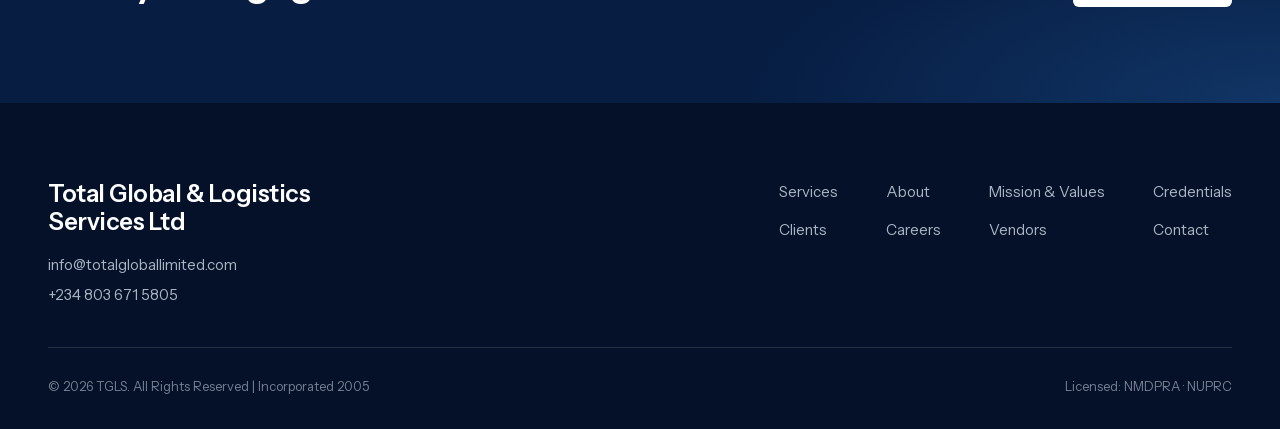
<file: services.html>
<!DOCTYPE html>
<html lang="en">
<head>
<meta charset="UTF-8">
<meta name="viewport" content="width=device-width, initial-scale=1, viewport-fit=cover">
<title>Our Services | Total Global &amp; Logistics Services Ltd</title>
<meta name="description" content="From petroleum haulage to marine chandelling, we handle the operational backbone so you can focus on your core business.">
<link rel="canonical" href="https://www.totalgloballimited.com/services">
<meta name="theme-color" content="#ffffff">
<meta property="og:type" content="website">
<meta property="og:site_name" content="Total Global &amp; Logistics Services Ltd">
<meta property="og:title" content="Our Services | Total Global &amp; Logistics Services Ltd">
<meta property="og:description" content="From petroleum haulage to marine chandelling, we handle the operational backbone so you can focus on your core business.">
<meta property="og:url" content="https://www.totalgloballimited.com/services">
<meta property="og:image" content="https://www.totalgloballimited.com/Images/og-image.jpg">
<meta name="twitter:card" content="summary_large_image">
<link rel="icon" type="image/png" href="Images/favicon.png">
<link rel="apple-touch-icon" href="Images/apple-touch-icon.png">
<link rel="preload" href="fonts/instrument-sans-latin.woff2" as="font" type="font/woff2" crossorigin>
<link rel="preload" href="fonts/instrument-serif-italic-latin.woff2" as="font" type="font/woff2" crossorigin>
<link rel="stylesheet" href="styles.css">
<script>document.documentElement.classList.add('js')</script>
<script defer src="script.js"></script>
</head>
<body>
<a class="skip-link" href="#main">Skip to content</a>

<!-- NAV -->
<nav id="navbar" aria-label="Primary">
  <div class="container nav-inner">
    <a href="/" class="nav-logo" aria-label="Total Global &amp; Logistics Services Ltd, home">
      <img src="Images/logo.png" alt="" width="59" height="50">
      <div class="nav-logo-text"><strong>Total Global &amp; Logistics Services Ltd</strong></div>
    </a>
    <ul class="nav-links">
      <li><a href="/services" class="nav-active" aria-current="page">Services</a></li>
      <li class="nav-dropdown">
        <a href="/about" class="nav-dropdown-toggle">Company <svg class="icon icon-chevron-down nav-chevron" aria-hidden="true"><use href="icons.svg#chevron-down"></use></svg></a>
        <ul class="nav-dropdown-menu">
          <li><a href="/about">About Us</a></li>
          <li><a href="/mission-values">Mission &amp; Values</a></li>
          <li><a href="/credentials">Credentials</a></li>
          <li><a href="/clients">Clients</a></li>
        </ul>
      </li>
      <li><a href="/careers">Careers</a></li>
      <li><a href="/vendors">Vendors</a></li>
    </ul>
    <a href="/contact" class="btn-primary nav-cta">Get In Touch</a>
    <button class="nav-hamburger" id="nav-hamburger" aria-label="Open menu" aria-expanded="false" aria-controls="mobile-nav-overlay"><span></span><span></span><span></span></button>
  </div>
</nav>

<!-- MOBILE NAV OVERLAY -->
<div class="mobile-nav-overlay" id="mobile-nav-overlay" aria-hidden="true">
  <ul class="mobile-nav-links">
    <li><a href="/services" class="nav-active" aria-current="page">Services</a></li>
    <li><a href="/about">About Us</a></li>
    <li><a href="/mission-values">Mission &amp; Values</a></li>
    <li><a href="/credentials">Credentials</a></li>
    <li><a href="/clients">Clients</a></li>
    <li><a href="/careers">Careers</a></li>
    <li><a href="/vendors">Vendors</a></li>
  </ul>
  <a href="/contact" class="btn-cta-primary mobile-nav-cta-btn">Get In Touch <span class="arrow">&rarr;</span></a>
</div>

<main id="main">

<!-- PAGE HERO -->
<section class="page-hero">
  <img class="page-hero-media" src="Images/hero-4.jpg" alt="" fetchpriority="high">
  <div class="page-hero-overlay" aria-hidden="true"></div>
  <div class="container page-hero-content">
    <div class="page-hero-eyebrow"><span></span> What We Do</div>
    <h1 class="page-hero-headline">
      <span class="line"><span>Full-Spectrum Logistics</span></span>
      <span class="line"><span><em>for the Energy Sector</em></span></span>
    </h1>
    <p class="page-hero-sub">From petroleum haulage to marine chandelling, we handle the operational backbone so you can focus on your core business.</p>
  </div>
</section>

<!-- SERVICES GRID -->
<section class="subpage-section">
  <div class="container">
    <div class="services-grid">
      <div class="service-card reveal">
        <div class="service-icon"><svg class="icon icon-truck" aria-hidden="true"><use href="icons.svg#truck"></use></svg></div>
        <h2>Petroleum Product Haulage</h2>
        <p>NMDPRA and NUPRC-licensed haulage of petroleum products (white and black) across Nigeria. Fully compliant with the Petroleum Industry Act 2021.</p>
      </div>
      <div class="service-card reveal">
        <div class="service-icon"><svg class="icon icon-anchor" aria-hidden="true"><use href="icons.svg#anchor"></use></svg></div>
        <h2>Ship Chandelling</h2>
        <p>Timely supply of food, provisions, beverages, and cleaning materials to ocean-going vessels and offshore platforms, ensuring crew welfare and operational continuity.</p>
      </div>
      <div class="service-card reveal">
        <div class="service-icon"><svg class="icon icon-boxes" aria-hidden="true"><use href="icons.svg#boxes"></use></svg></div>
        <h2>Procurement &amp; Supply</h2>
        <p>Sourcing and delivery of OCTG, casing &amp; tubing, marine equipment, communication equipment, and industrial materials to oil &amp; gas operators.</p>
      </div>
      <div class="service-card reveal">
        <div class="service-icon"><svg class="icon icon-ship" aria-hidden="true"><use href="icons.svg#ship"></use></svg></div>
        <h2>Leasing &amp; Asset Management</h2>
        <p>Provision of vehicles, marine vessels, houseboats, boats, and field equipment for project and operational support. Ready-to-deploy, cost-effective solutions.</p>
      </div>
      <div class="service-card reveal">
        <div class="service-icon"><svg class="icon icon-plane-takeoff" aria-hidden="true"><use href="icons.svg#plane-takeoff"></use></svg></div>
        <h2>Airport Protocol &amp; Travel Logistics</h2>
        <p>Professional coordination of airport reception, immigration assistance, and personnel travel logistics for oil &amp; gas industry executives and field staff.</p>
      </div>
      <div class="service-card reveal">
        <div class="service-icon"><svg class="icon icon-chart-line" aria-hidden="true"><use href="icons.svg#chart-line"></use></svg></div>
        <h2>Consultancy &amp; Commodity Supply</h2>
        <p>Advisory services across marine logistics, procurement planning, and operational optimization, plus distribution of essential commodities to public and private sector clients.</p>
      </div>
    </div>
  </div>
</section>

<!-- CTA STRIP -->
<section class="page-cta-strip">
  <div class="container page-cta-strip-inner reveal">
    <h2>Ready to engage our services?</h2>
    <a href="/contact" class="btn-cta-primary">Get In Touch <span class="arrow">→</span></a>
  </div>
</section>

</main>

<!-- FOOTER -->
<footer>
  <div class="container">
    <div class="footer-top">
      <div class="footer-brand">
        <strong>Total Global &amp; Logistics Services Ltd</strong>
        <div class="footer-contact">
          <a href="mailto:info@totalgloballimited.com">info@totalgloballimited.com</a>
          <a href="tel:+2348036715805">+234 803 671 5805</a>
        </div>
      </div>
      <nav class="footer-links" aria-label="Footer">
        <a href="/services">Services</a>
        <a href="/about">About</a>
        <a href="/mission-values">Mission &amp; Values</a>
        <a href="/credentials">Credentials</a>
        <a href="/clients">Clients</a>
        <a href="/careers">Careers</a>
        <a href="/vendors">Vendors</a>
        <a href="/contact">Contact</a>
      </nav>
    </div>
    <div class="footer-bottom">
      <span>&copy; <span data-year>2026</span> TGLS. All Rights Reserved | Incorporated 2005</span>
      <span class="footer-copy">Licensed: NMDPRA &middot; NUPRC</span>
    </div>
  </div>
</footer>

<aside class="sticky-mobile-cta" aria-label="Quick link"><a href="/contact" class="btn-cta-primary">Contact TGLS <span class="arrow">→</span></a></aside>

</body>
</html>
</file>
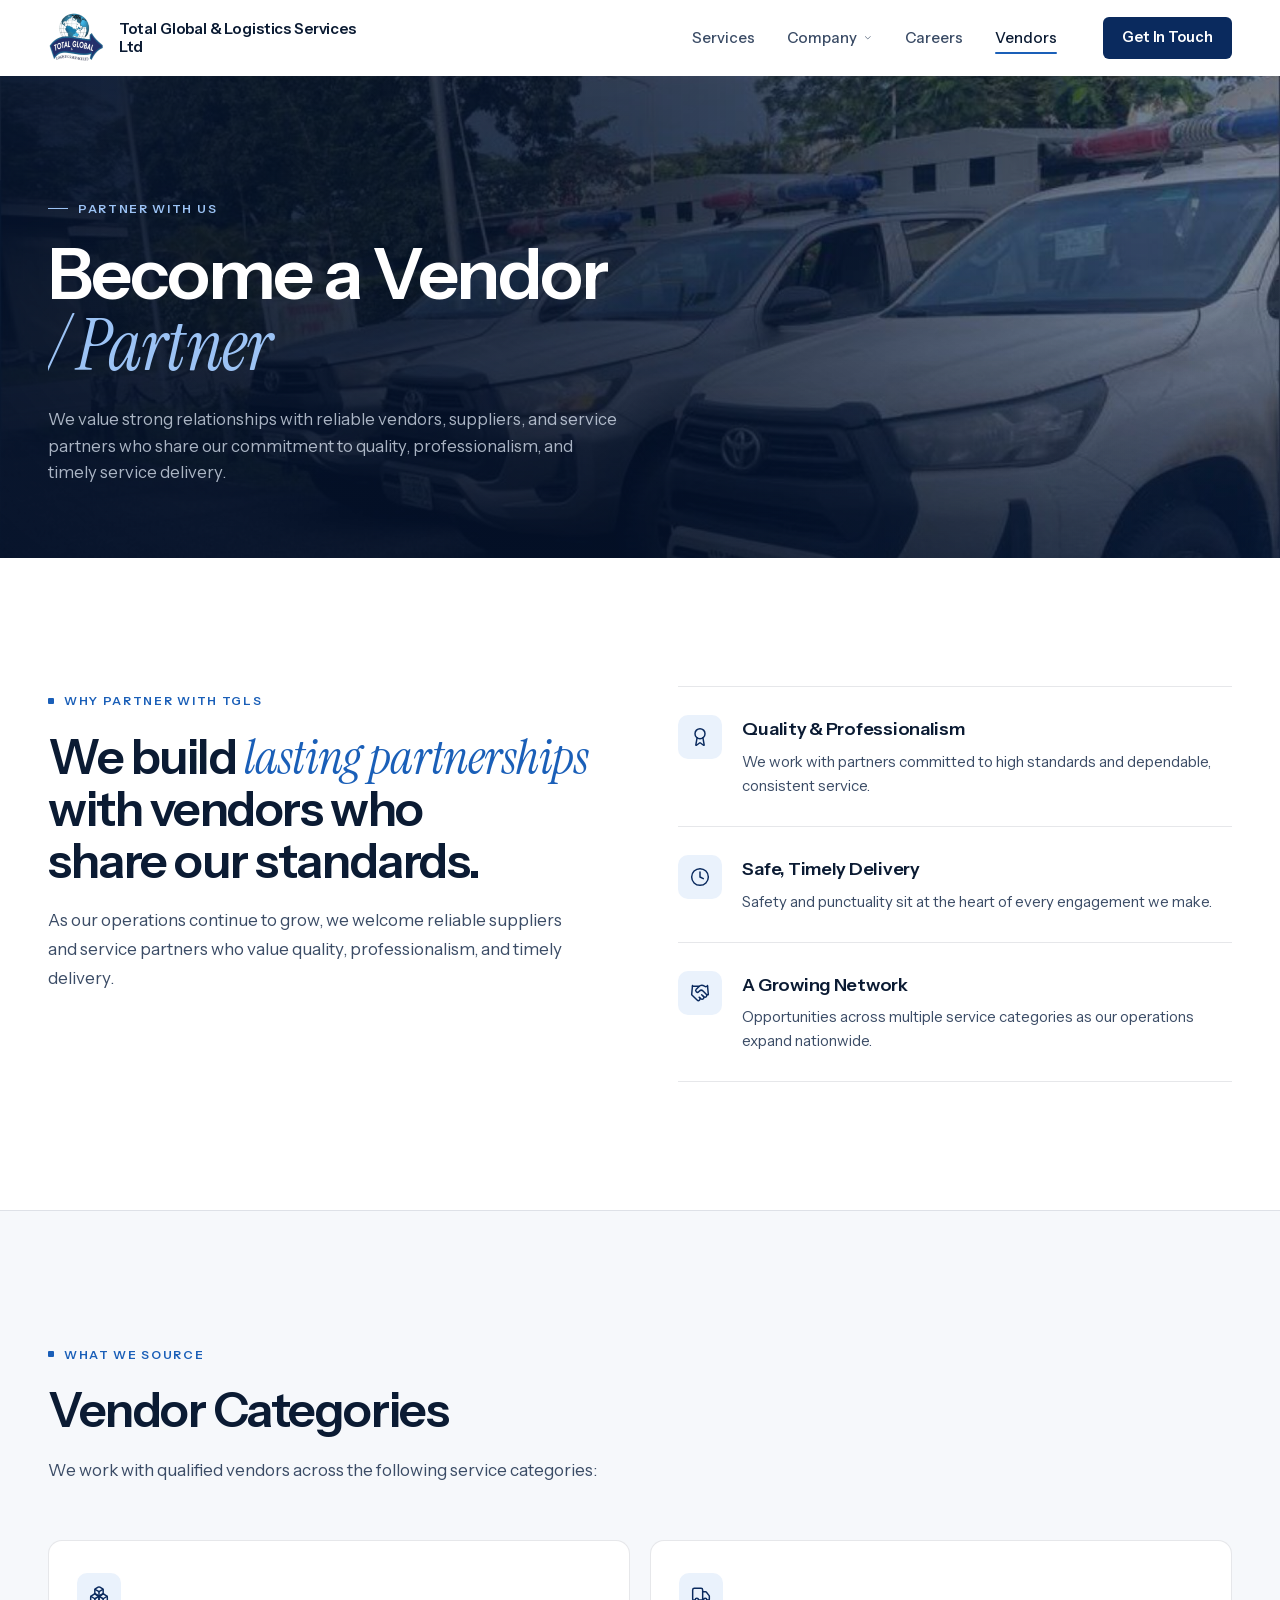
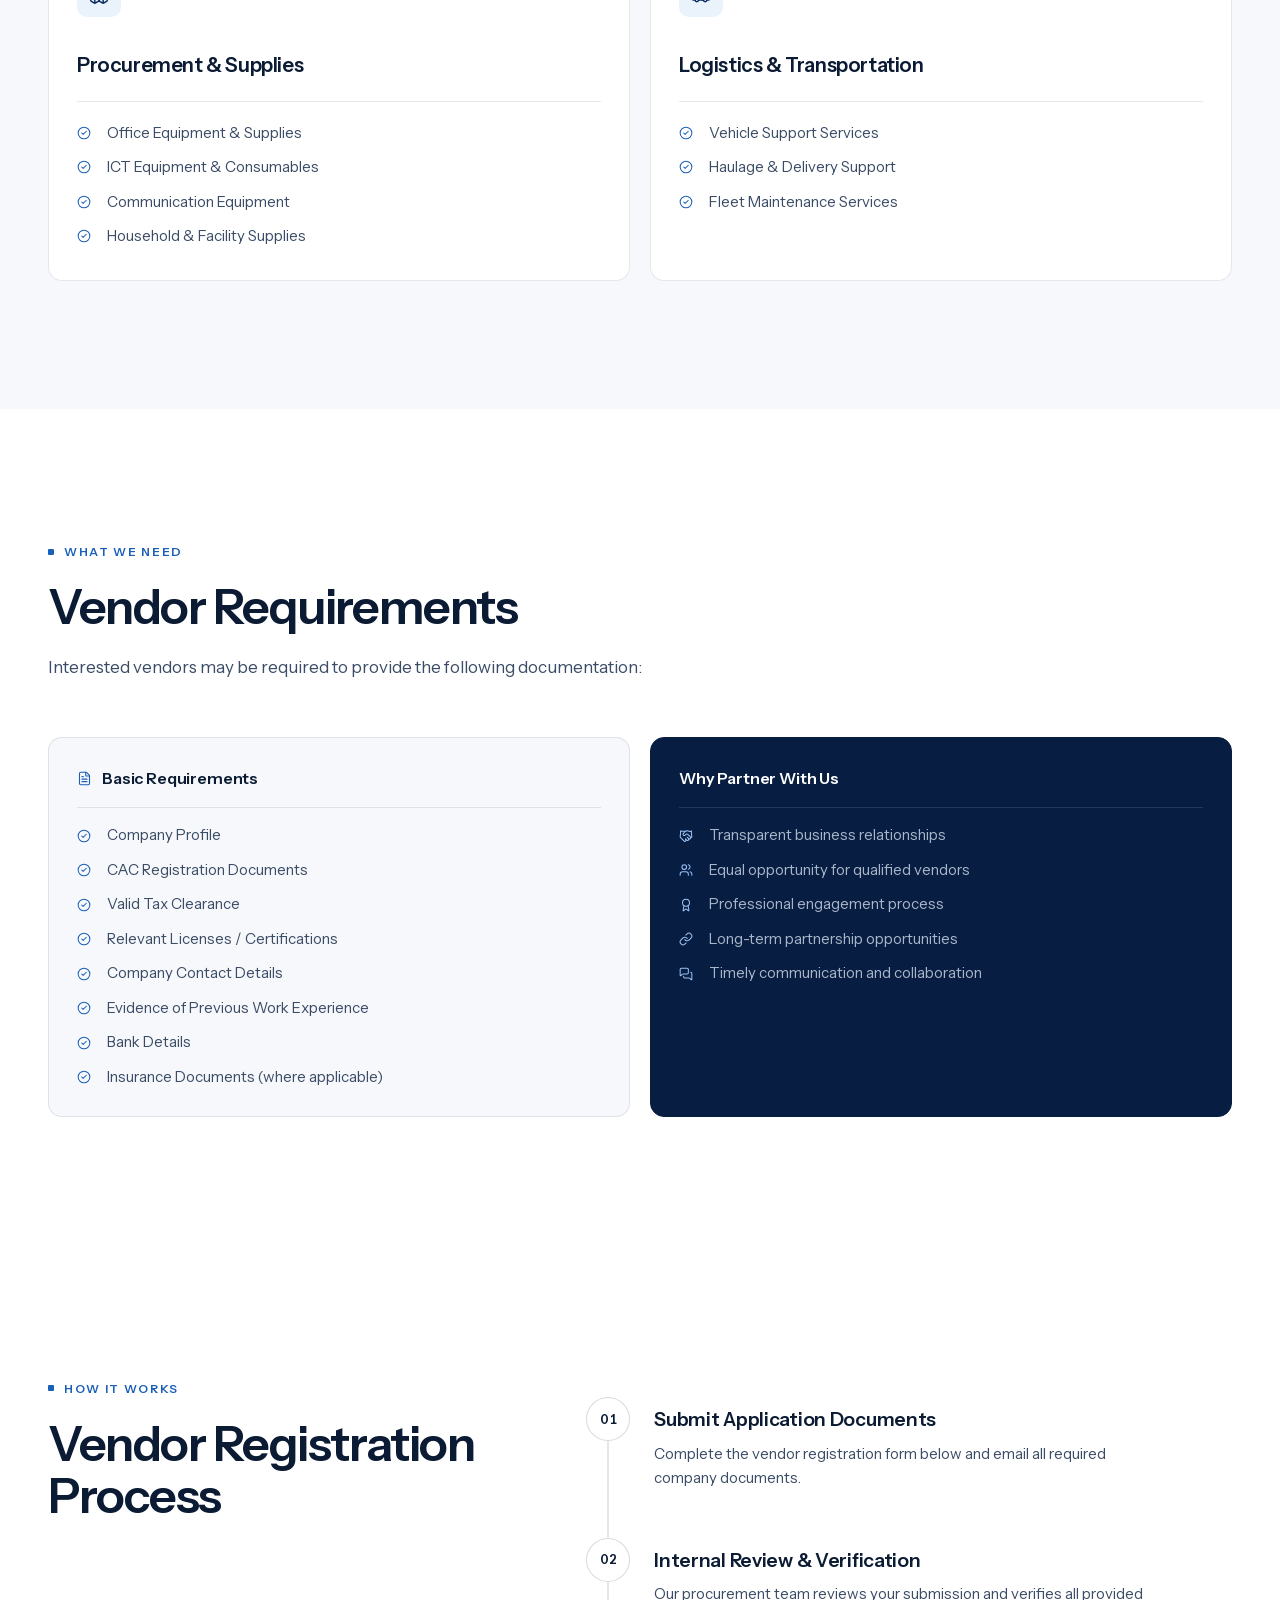
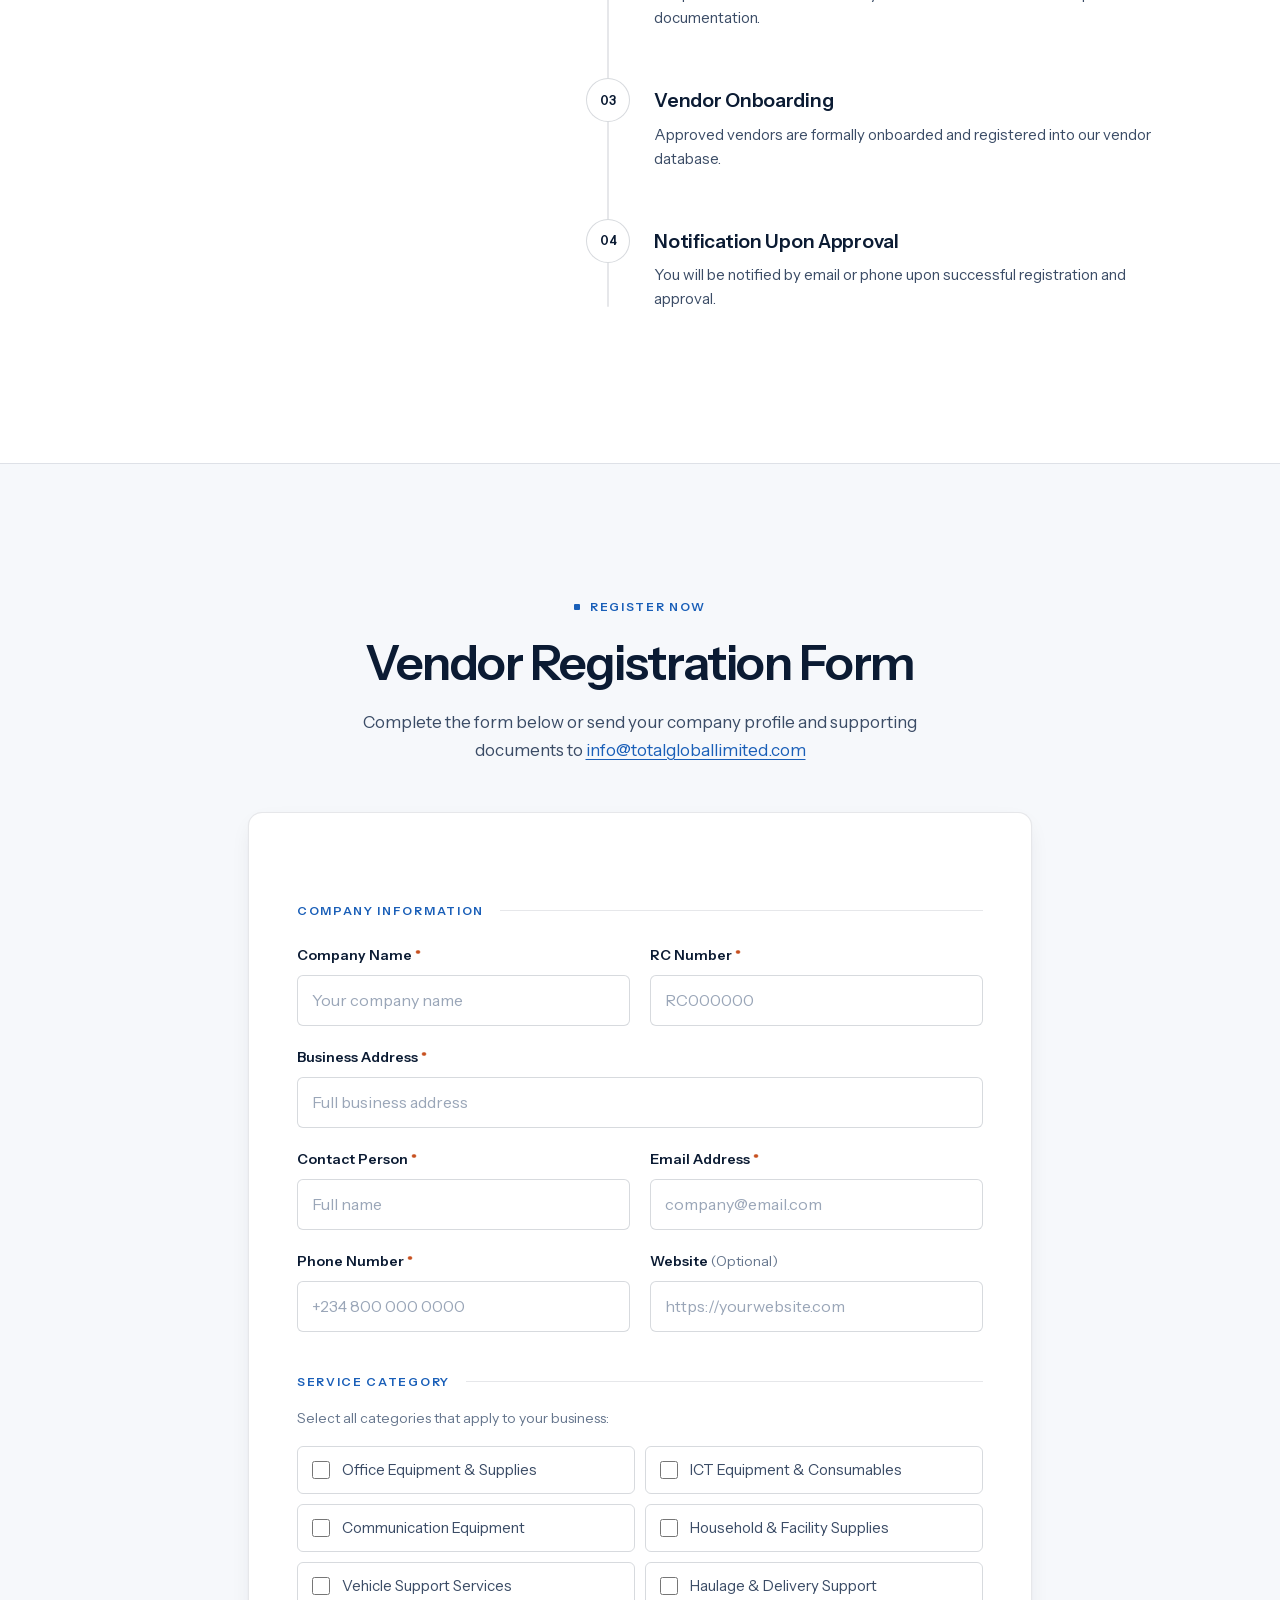
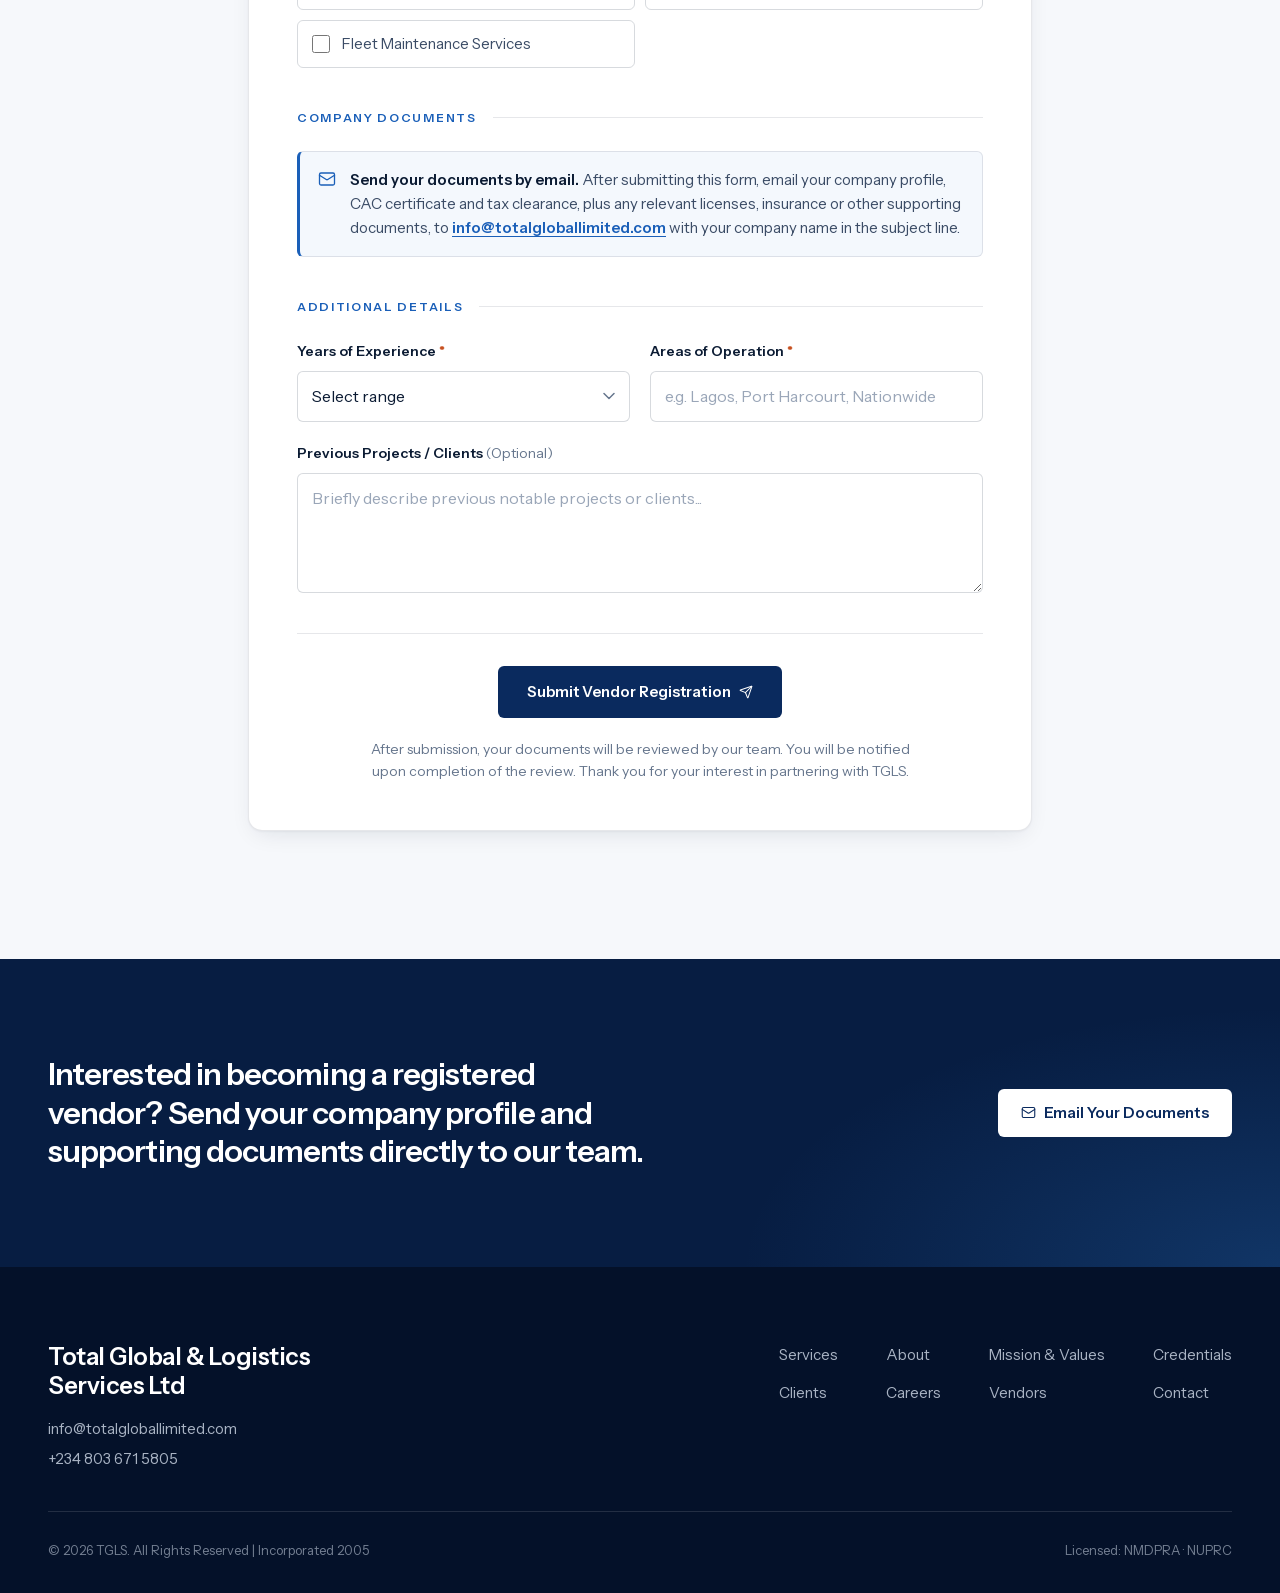
<file: vendors.html>
<!DOCTYPE html>
<html lang="en">
<head>
<meta charset="UTF-8">
<meta name="viewport" content="width=device-width, initial-scale=1, viewport-fit=cover">
<title>Vendors &amp; Partners | Total Global &amp; Logistics Services Ltd</title>
<meta name="description" content="We value strong relationships with reliable vendors, suppliers, and service partners who share our commitment to quality, professionalism, and timely service delivery.">
<link rel="canonical" href="https://www.totalgloballimited.com/vendors">
<meta name="theme-color" content="#ffffff">
<meta property="og:type" content="website">
<meta property="og:site_name" content="Total Global &amp; Logistics Services Ltd">
<meta property="og:title" content="Vendors &amp; Partners | Total Global &amp; Logistics Services Ltd">
<meta property="og:description" content="We value strong relationships with reliable vendors, suppliers, and service partners who share our commitment to quality, professionalism, and timely service delivery.">
<meta property="og:url" content="https://www.totalgloballimited.com/vendors">
<meta property="og:image" content="https://www.totalgloballimited.com/Images/og-image.jpg">
<meta name="twitter:card" content="summary_large_image">
<link rel="icon" type="image/png" href="Images/favicon.png">
<link rel="apple-touch-icon" href="Images/apple-touch-icon.png">
<link rel="preload" href="fonts/instrument-sans-latin.woff2" as="font" type="font/woff2" crossorigin>
<link rel="preload" href="fonts/instrument-serif-italic-latin.woff2" as="font" type="font/woff2" crossorigin>
<link rel="stylesheet" href="styles.css">
<script>document.documentElement.classList.add('js')</script>
<script defer src="script.js"></script>
</head>
<body>
<a class="skip-link" href="#main">Skip to content</a>

<!-- NAV -->
<nav id="navbar" aria-label="Primary">
  <div class="container nav-inner">
    <a href="/" class="nav-logo" aria-label="Total Global &amp; Logistics Services Ltd, home">
      <img src="Images/logo.png" alt="" width="59" height="50">
      <div class="nav-logo-text"><strong>Total Global &amp; Logistics Services Ltd</strong></div>
    </a>
    <ul class="nav-links">
      <li><a href="/services">Services</a></li>
      <li class="nav-dropdown">
        <a href="/about" class="nav-dropdown-toggle">Company <svg class="icon icon-chevron-down nav-chevron" aria-hidden="true"><use href="icons.svg#chevron-down"></use></svg></a>
        <ul class="nav-dropdown-menu">
          <li><a href="/about">About Us</a></li>
          <li><a href="/mission-values">Mission &amp; Values</a></li>
          <li><a href="/credentials">Credentials</a></li>
          <li><a href="/clients">Clients</a></li>
        </ul>
      </li>
      <li><a href="/careers">Careers</a></li>
      <li><a href="/vendors" class="nav-active" aria-current="page">Vendors</a></li>
    </ul>
    <a href="/contact" class="btn-primary nav-cta">Get In Touch</a>
    <button class="nav-hamburger" id="nav-hamburger" aria-label="Open menu" aria-expanded="false" aria-controls="mobile-nav-overlay"><span></span><span></span><span></span></button>
  </div>
</nav>

<!-- MOBILE NAV OVERLAY -->
<div class="mobile-nav-overlay" id="mobile-nav-overlay" aria-hidden="true">
  <ul class="mobile-nav-links">
    <li><a href="/services">Services</a></li>
    <li><a href="/about">About Us</a></li>
    <li><a href="/mission-values">Mission &amp; Values</a></li>
    <li><a href="/credentials">Credentials</a></li>
    <li><a href="/clients">Clients</a></li>
    <li><a href="/careers">Careers</a></li>
    <li><a href="/vendors" class="nav-active" aria-current="page">Vendors</a></li>
  </ul>
  <a href="/contact" class="btn-cta-primary mobile-nav-cta-btn">Get In Touch <span class="arrow">&rarr;</span></a>
</div>

<main id="main">

<!-- PAGE HERO -->
<section class="page-hero">
  <img class="page-hero-media" src="Images/hero-7.jpg" alt="" fetchpriority="high">
  <div class="page-hero-overlay" aria-hidden="true"></div>
  <div class="container page-hero-content">
    <div class="page-hero-eyebrow"><span></span> Partner With Us</div>
    <h1 class="page-hero-headline">
      <span class="line"><span>Become a Vendor</span></span>
      <span class="line"><span><em>/ Partner</em></span></span>
    </h1>
    <p class="page-hero-sub">We value strong relationships with reliable vendors, suppliers, and service partners who share our commitment to quality, professionalism, and timely service delivery.</p>
  </div>
</section>

<!-- INTRO -->
<section class="intro-split">
  <div class="container intro-split-inner">
    <div class="intro-split-lead reveal">
      <div class="section-label">Why Partner With TGLS</div>
      <h2 class="intro-split-statement">We build <em>lasting partnerships</em> with vendors who share our standards.</h2>
      <p class="intro-split-text">As our operations continue to grow, we welcome reliable suppliers and service partners who value quality, professionalism, and timely delivery.</p>
    </div>
    <div class="intro-split-features">
      <div class="intro-feature-item reveal">
        <div class="intro-feature-icon"><svg class="icon icon-award" aria-hidden="true"><use href="icons.svg#award"></use></svg></div>
        <div class="intro-feature-body">
          <h3>Quality &amp; Professionalism</h3>
          <p>We work with partners committed to high standards and dependable, consistent service.</p>
        </div>
      </div>
      <div class="intro-feature-item reveal">
        <div class="intro-feature-icon"><svg class="icon icon-clock" aria-hidden="true"><use href="icons.svg#clock"></use></svg></div>
        <div class="intro-feature-body">
          <h3>Safe, Timely Delivery</h3>
          <p>Safety and punctuality sit at the heart of every engagement we make.</p>
        </div>
      </div>
      <div class="intro-feature-item reveal">
        <div class="intro-feature-icon"><svg class="icon icon-handshake" aria-hidden="true"><use href="icons.svg#handshake"></use></svg></div>
        <div class="intro-feature-body">
          <h3>A Growing Network</h3>
          <p>Opportunities across multiple service categories as our operations expand nationwide.</p>
        </div>
      </div>
    </div>
  </div>
</section>

<!-- VENDOR CATEGORIES -->
<section class="vendor-categories-section">
  <div class="container">
    <div class="vendor-categories-header reveal">
      <div class="section-label">What We Source</div>
      <h2 class="section-heading">Vendor Categories</h2>
      <p class="section-sub">We work with qualified vendors across the following service categories:</p>
    </div>
    <div class="vendor-categories-grid">
      <div class="vendor-category-card reveal">
        <div class="vendor-category-icon"><svg class="icon icon-boxes" aria-hidden="true"><use href="icons.svg#boxes"></use></svg></div>
        <h3>Procurement &amp; Supplies</h3>
        <ul class="program-list">
          <li><svg class="icon icon-circle-check" aria-hidden="true"><use href="icons.svg#circle-check"></use></svg> Office Equipment &amp; Supplies</li>
          <li><svg class="icon icon-circle-check" aria-hidden="true"><use href="icons.svg#circle-check"></use></svg> ICT Equipment &amp; Consumables</li>
          <li><svg class="icon icon-circle-check" aria-hidden="true"><use href="icons.svg#circle-check"></use></svg> Communication Equipment</li>
          <li><svg class="icon icon-circle-check" aria-hidden="true"><use href="icons.svg#circle-check"></use></svg> Household &amp; Facility Supplies</li>
        </ul>
      </div>
      <div class="vendor-category-card reveal">
        <div class="vendor-category-icon"><svg class="icon icon-truck" aria-hidden="true"><use href="icons.svg#truck"></use></svg></div>
        <h3>Logistics &amp; Transportation</h3>
        <ul class="program-list">
          <li><svg class="icon icon-circle-check" aria-hidden="true"><use href="icons.svg#circle-check"></use></svg> Vehicle Support Services</li>
          <li><svg class="icon icon-circle-check" aria-hidden="true"><use href="icons.svg#circle-check"></use></svg> Haulage &amp; Delivery Support</li>
          <li><svg class="icon icon-circle-check" aria-hidden="true"><use href="icons.svg#circle-check"></use></svg> Fleet Maintenance Services</li>
        </ul>
      </div>
    </div>
  </div>
</section>

<!-- VENDOR REQUIREMENTS -->
<section class="vendor-requirements-section">
  <div class="container">
    <div class="vendor-req-header reveal">
      <div class="section-label">What We Need</div>
      <h2 class="section-heading">Vendor Requirements</h2>
      <p class="section-sub">Interested vendors may be required to provide the following documentation:</p>
    </div>
    <div class="vendor-req-grid">
      <div class="vendor-req-card reveal">
        <h3><svg class="icon icon-file-text" aria-hidden="true"><use href="icons.svg#file-text"></use></svg> Basic Requirements</h3>
        <ul class="program-list">
          <li><svg class="icon icon-circle-check" aria-hidden="true"><use href="icons.svg#circle-check"></use></svg> Company Profile</li>
          <li><svg class="icon icon-circle-check" aria-hidden="true"><use href="icons.svg#circle-check"></use></svg> CAC Registration Documents</li>
          <li><svg class="icon icon-circle-check" aria-hidden="true"><use href="icons.svg#circle-check"></use></svg> Valid Tax Clearance</li>
          <li><svg class="icon icon-circle-check" aria-hidden="true"><use href="icons.svg#circle-check"></use></svg> Relevant Licenses / Certifications</li>
          <li><svg class="icon icon-circle-check" aria-hidden="true"><use href="icons.svg#circle-check"></use></svg> Company Contact Details</li>
          <li><svg class="icon icon-circle-check" aria-hidden="true"><use href="icons.svg#circle-check"></use></svg> Evidence of Previous Work Experience</li>
          <li><svg class="icon icon-circle-check" aria-hidden="true"><use href="icons.svg#circle-check"></use></svg> Bank Details</li>
          <li><svg class="icon icon-circle-check" aria-hidden="true"><use href="icons.svg#circle-check"></use></svg> Insurance Documents (where applicable)</li>
        </ul>
      </div>
      <div class="vendor-why-card reveal">
        <h3>Why Partner With Us</h3>
        <ul class="program-list">
          <li><svg class="icon icon-handshake" aria-hidden="true"><use href="icons.svg#handshake"></use></svg> Transparent business relationships</li>
          <li><svg class="icon icon-users" aria-hidden="true"><use href="icons.svg#users"></use></svg> Equal opportunity for qualified vendors</li>
          <li><svg class="icon icon-award" aria-hidden="true"><use href="icons.svg#award"></use></svg> Professional engagement process</li>
          <li><svg class="icon icon-link" aria-hidden="true"><use href="icons.svg#link"></use></svg> Long-term partnership opportunities</li>
          <li><svg class="icon icon-messages-square" aria-hidden="true"><use href="icons.svg#messages-square"></use></svg> Timely communication and collaboration</li>
        </ul>
      </div>
    </div>
  </div>
</section>

<!-- REGISTRATION PROCESS -->
<section class="process-section process-section--vendors">
  <div class="container process-inner">
    <div class="process-header reveal">
      <div class="section-label">How It Works</div>
      <h2 class="section-heading">Vendor Registration Process</h2>
    </div>
    <div class="process-steps">
      <div class="process-step reveal">
        <div class="process-step-num">01</div>
        <div class="process-step-body">
          <h3>Submit Application Documents</h3>
          <p>Complete the vendor registration form below and email all required company documents.</p>
        </div>
      </div>
      <div class="process-step reveal">
        <div class="process-step-num">02</div>
        <div class="process-step-body">
          <h3>Internal Review &amp; Verification</h3>
          <p>Our procurement team reviews your submission and verifies all provided documentation.</p>
        </div>
      </div>
      <div class="process-step reveal">
        <div class="process-step-num">03</div>
        <div class="process-step-body">
          <h3>Vendor Onboarding</h3>
          <p>Approved vendors are formally onboarded and registered into our vendor database.</p>
        </div>
      </div>
      <div class="process-step reveal">
        <div class="process-step-num">04</div>
        <div class="process-step-body">
          <h3>Notification Upon Approval</h3>
          <p>You will be notified by email or phone upon successful registration and approval.</p>
        </div>
      </div>
    </div>
  </div>
</section>

<!-- VENDOR REGISTRATION FORM -->
<section class="form-section" id="register">
  <div class="container form-section-inner">
    <div class="form-header reveal">
      <div class="section-label">Register Now</div>
      <h2 class="section-heading">Vendor Registration Form</h2>
      <p class="section-sub">Complete the form below or send your company profile and supporting documents to <a href="mailto:info@totalgloballimited.com">info@totalgloballimited.com</a></p>
    </div>
    <form class="tgls-form reveal" id="vendor-form" data-form-endpoint data-success="Thank you, your registration has been received. Please remember to email your company documents to info@totalgloballimited.com.">
      <input type="hidden" name="access_key" value="b75b137a-a478-4666-b767-e9505b700809">
      <input type="hidden" name="subject" value="New Vendor Registration: TGLS">
      <input type="hidden" name="from_name" value="TGLS Vendor Registration Form">
      <input type="checkbox" name="botcheck" class="form-honeypot" tabindex="-1" autocomplete="off" aria-hidden="true">

      <div class="form-section-label-inner">Company Information</div>
      <div class="form-group-row">
        <div class="form-group">
          <label for="vf-company">Company Name <span class="required">*</span></label>
          <input type="text" id="vf-company" name="company_name" placeholder="Your company name" autocomplete="organization" required>
        </div>
        <div class="form-group">
          <label for="vf-rc">RC Number <span class="required">*</span></label>
          <input type="text" id="vf-rc" name="rc_number" placeholder="RC000000" required>
        </div>
      </div>
      <div class="form-group">
        <label for="vf-address">Business Address <span class="required">*</span></label>
        <input type="text" id="vf-address" name="business_address" placeholder="Full business address" autocomplete="street-address" required>
      </div>
      <div class="form-group-row">
        <div class="form-group">
          <label for="vf-contact">Contact Person <span class="required">*</span></label>
          <input type="text" id="vf-contact" name="contact_person" placeholder="Full name" autocomplete="name" required>
        </div>
        <div class="form-group">
          <label for="vf-email">Email Address <span class="required">*</span></label>
          <input type="email" id="vf-email" name="email" placeholder="company@email.com" autocomplete="email" required>
        </div>
      </div>
      <div class="form-group-row">
        <div class="form-group">
          <label for="vf-phone">Phone Number <span class="required">*</span></label>
          <input type="tel" id="vf-phone" name="phone" placeholder="+234 800 000 0000" autocomplete="tel" required>
        </div>
        <div class="form-group">
          <label for="vf-website">Website <span class="optional">(Optional)</span></label>
          <input type="url" id="vf-website" name="website" placeholder="https://yourwebsite.com" autocomplete="url">
        </div>
      </div>

      <div class="form-section-label-inner">Service Category</div>
      <p class="form-hint">Select all categories that apply to your business:</p>
      <div class="checkbox-grid">
        <label class="checkbox-label"><input type="checkbox" name="category[]" value="Office Equipment & Supplies"> Office Equipment &amp; Supplies</label>
        <label class="checkbox-label"><input type="checkbox" name="category[]" value="ICT Equipment & Consumables"> ICT Equipment &amp; Consumables</label>
        <label class="checkbox-label"><input type="checkbox" name="category[]" value="Communication Equipment"> Communication Equipment</label>
        <label class="checkbox-label"><input type="checkbox" name="category[]" value="Household & Facility Supplies"> Household &amp; Facility Supplies</label>
        <label class="checkbox-label"><input type="checkbox" name="category[]" value="Vehicle Support Services"> Vehicle Support Services</label>
        <label class="checkbox-label"><input type="checkbox" name="category[]" value="Haulage & Delivery Support"> Haulage &amp; Delivery Support</label>
        <label class="checkbox-label"><input type="checkbox" name="category[]" value="Fleet Maintenance Services"> Fleet Maintenance Services</label>
      </div>

      <div class="form-section-label-inner">Company Documents</div>
      <div class="form-email-notice">
        <svg class="icon icon-mail" aria-hidden="true"><use href="icons.svg#mail"></use></svg>
        <p><strong>Send your documents by email.</strong> After submitting this form, email your company profile, CAC certificate and tax clearance, plus any relevant licenses, insurance or other supporting documents, to <a href="mailto:info@totalgloballimited.com?subject=Vendor%20Registration%20Documents">info<wbr>@totalgloballimited.com</a> with your company name in the subject line.</p>
      </div>

      <div class="form-section-label-inner">Additional Details</div>
      <div class="form-group-row">
        <div class="form-group">
          <label for="vf-experience">Years of Experience <span class="required">*</span></label>
          <select id="vf-experience" name="years_experience" required>
            <option value="" disabled selected>Select range</option>
            <option value="Less than 1 year">Less than 1 year</option>
            <option value="1–3 years">1–3 years</option>
            <option value="4–7 years">4–7 years</option>
            <option value="8–15 years">8–15 years</option>
            <option value="15+ years">15+ years</option>
          </select>
        </div>
        <div class="form-group">
          <label for="vf-areas">Areas of Operation <span class="required">*</span></label>
          <input type="text" id="vf-areas" name="areas_of_operation" placeholder="e.g. Lagos, Port Harcourt, Nationwide" required>
        </div>
      </div>
      <div class="form-group">
        <label for="vf-clients">Previous Projects / Clients <span class="optional">(Optional)</span></label>
        <textarea id="vf-clients" name="previous_clients" rows="3" placeholder="Briefly describe previous notable projects or clients..."></textarea>
      </div>

      <div class="form-submit">
        <button type="submit" class="btn-form-submit"><svg class="icon icon-loader-circle" aria-hidden="true"><use href="icons.svg#loader-circle"></use></svg> <span>Submit Vendor Registration</span> <svg class="icon icon-send" aria-hidden="true"><use href="icons.svg#send"></use></svg></button>
        <p class="form-note">After submission, your documents will be reviewed by our team. You will be notified upon completion of the review. Thank you for your interest in partnering with TGLS.</p>
        <div class="form-status" role="status" aria-live="polite"></div>
      </div>
    </form>
  </div>
</section>

<!-- CLOSING CTA -->
<section class="closing-cta">
  <div class="container closing-cta-inner reveal">
    <h2>Interested in becoming a registered vendor? Send your company profile and supporting documents directly to our team.</h2>
    <a href="mailto:info@totalgloballimited.com" class="btn-cta-primary"><svg class="icon icon-mail" aria-hidden="true"><use href="icons.svg#mail"></use></svg> Email Your Documents</a>
  </div>
</section>

</main>

<!-- FOOTER -->
<footer>
  <div class="container">
    <div class="footer-top">
      <div class="footer-brand">
        <strong>Total Global &amp; Logistics Services Ltd</strong>
        <div class="footer-contact">
          <a href="mailto:info@totalgloballimited.com">info@totalgloballimited.com</a>
          <a href="tel:+2348036715805">+234 803 671 5805</a>
        </div>
      </div>
      <nav class="footer-links" aria-label="Footer">
        <a href="/services">Services</a>
        <a href="/about">About</a>
        <a href="/mission-values">Mission &amp; Values</a>
        <a href="/credentials">Credentials</a>
        <a href="/clients">Clients</a>
        <a href="/careers">Careers</a>
        <a href="/vendors">Vendors</a>
        <a href="/contact">Contact</a>
      </nav>
    </div>
    <div class="footer-bottom">
      <span>&copy; <span data-year>2026</span> TGLS. All Rights Reserved | Incorporated 2005</span>
      <span class="footer-copy">Licensed: NMDPRA &middot; NUPRC</span>
    </div>
  </div>
</footer>

<aside class="sticky-mobile-cta" aria-label="Quick link"><a href="#register" class="btn-cta-primary">Register as Vendor <span class="arrow">&rarr;</span></a></aside>

</body>
</html>
</file>
<file: styles.css>
/* ==========================================================================
   Total Global & Logistics Services Ltd
   ========================================================================== */

/* Self-hosted fonts (SIL Open Font License, see fonts/). Latin-ext files only
   download if a page actually contains those characters. */
@font-face {
  font-family: 'Instrument Sans';
  font-style: normal;
  font-weight: 400 700;
  font-display: swap;
  src: url('fonts/instrument-sans-latin.woff2') format('woff2');
  unicode-range: U+0000-00FF, U+0131, U+0152-0153, U+02BB-02BC, U+02C6, U+02DA, U+02DC, U+0304, U+0308, U+0329, U+2000-206F, U+20AC, U+2122, U+2191, U+2193, U+2212, U+2215, U+FEFF, U+FFFD;
}
@font-face {
  font-family: 'Instrument Sans';
  font-style: normal;
  font-weight: 400 700;
  font-display: swap;
  src: url('fonts/instrument-sans-latin-ext.woff2') format('woff2');
  unicode-range: U+0100-02BA, U+02BD-02C5, U+02C7-02CC, U+02CE-02D7, U+02DD-02FF, U+0304, U+0308, U+0329, U+1D00-1DBF, U+1E00-1E9F, U+1EF2-1EFF, U+2020, U+20A0-20AB, U+20AD-20C0, U+2113, U+2C60-2C7F, U+A720-A7FF;
}
@font-face {
  font-family: 'Instrument Serif';
  font-style: italic;
  font-weight: 400;
  font-display: swap;
  src: url('fonts/instrument-serif-italic-latin.woff2') format('woff2');
  unicode-range: U+0000-00FF, U+0131, U+0152-0153, U+02BB-02BC, U+02C6, U+02DA, U+02DC, U+0304, U+0308, U+0329, U+2000-206F, U+20AC, U+2122, U+2191, U+2193, U+2212, U+2215, U+FEFF, U+FFFD;
}
@font-face {
  font-family: 'Instrument Serif';
  font-style: italic;
  font-weight: 400;
  font-display: swap;
  src: url('fonts/instrument-serif-italic-latin-ext.woff2') format('woff2');
  unicode-range: U+0100-02BA, U+02BD-02C5, U+02C7-02CC, U+02CE-02D7, U+02DD-02FF, U+0304, U+0308, U+0329, U+1D00-1DBF, U+1E00-1E9F, U+1EF2-1EFF, U+2020, U+20A0-20AB, U+20AD-20C0, U+2113, U+2C60-2C7F, U+A720-A7FF;
}

:root {
  /* Brand */
  --navy-950: #041129;
  --navy-900: #071d42;
  --navy-800: #0a2a5e;
  --navy-700: #123a78;
  --blue-600: #1a5fb8;
  --blue-500: #2e7dd1;
  --blue-300: #9cc3f5;
  --sky-100: #eaf2fc;
  --sky-50: #f4f8fd;

  /* Neutrals */
  --ink: #0b1b33;
  --ink-2: #3b4c66;
  --ink-3: #66768d;
  --paper: #ffffff;
  --paper-2: #f6f8fb;
  --line: rgba(11, 27, 51, 0.1);
  --line-strong: rgba(11, 27, 51, 0.16);
  --line-dark: rgba(255, 255, 255, 0.12);
  --on-dark: #ffffff;
  --on-dark-2: rgba(226, 236, 250, 0.74);
  --on-dark-3: rgba(226, 236, 250, 0.5);

  --success: #15803d;

  /* Type */
  --font-sans: 'Instrument Sans', ui-sans-serif, system-ui, -apple-system, 'Segoe UI', Roboto, sans-serif;
  --font-serif: 'Instrument Serif', Georgia, 'Times New Roman', serif;
  --font-mono: ui-monospace, 'SF Mono', Menlo, Consolas, monospace;

  /* Layout */
  --container: 1240px;
  --gutter: clamp(20px, 5vw, 48px);
  --section-y: clamp(4.5rem, 10vw, 8rem);
  --nav-h: 4.75rem;
  --radius-sm: 6px;
  --radius: 10px;
  --radius-lg: 14px;

  /* Motion */
  --ease-out: cubic-bezier(0.23, 1, 0.32, 1);
  --ease-in-out: cubic-bezier(0.77, 0, 0.175, 1);
  --ease-drawer: cubic-bezier(0.32, 0.72, 0, 1);

  --shadow-sm: 0 1px 2px rgba(11, 27, 51, 0.06);
  --shadow-md: 0 1px 2px rgba(11, 27, 51, 0.04), 0 8px 24px -8px rgba(11, 27, 51, 0.12);
  --shadow-lg: 0 2px 4px rgba(11, 27, 51, 0.04), 0 24px 48px -16px rgba(11, 27, 51, 0.18);
}

/* ── Reset ─────────────────────────────────────────────────────────────── */
*, *::before, *::after { box-sizing: border-box; margin: 0; padding: 0; }
html {
  -webkit-text-size-adjust: 100%;
  background: var(--navy-950);
  scroll-padding-top: calc(var(--nav-h) + 16px);
}
@media (prefers-reduced-motion: no-preference) {
  html { scroll-behavior: smooth; }
}
body {
  font-family: var(--font-sans);
  font-size: 1rem;
  line-height: 1.6;
  color: var(--ink-2);
  /* Navy outside <main> so iOS overscroll past the footer matches it, whichever
     of html/body Safari samples; the page content itself sits on white. */
  background: var(--navy-950);
  -webkit-font-smoothing: antialiased;
  -moz-osx-font-smoothing: grayscale;
  text-rendering: optimizeLegibility;
  overflow-x: clip;
}
img, svg { display: block; max-width: 100%; }
a { color: inherit; }
button, input, select, textarea { font: inherit; color: inherit; }
ul { list-style: none; }
strong { font-weight: 600; }
::selection { background: var(--blue-600); color: #fff; }

:focus-visible {
  outline: 2px solid var(--blue-500);
  outline-offset: 3px;
  border-radius: 4px;
}

.skip-link {
  position: absolute; left: 16px; top: -100px; z-index: 1000;
  background: var(--navy-800); color: #fff;
  padding: 0.6rem 1rem; border-radius: var(--radius-sm);
  text-decoration: none; font-weight: 600; font-size: 0.875rem;
}
.skip-link:focus { top: 12px; }

.container {
  width: 100%;
  max-width: calc(var(--container) + var(--gutter) * 2);
  margin-inline: auto;
  padding-inline: var(--gutter);
}

/* ── Type primitives ──────────────────────────────────────────────────── */
.section-label,
.page-hero-eyebrow,
.hero-eyebrow,
.cta-section-label {
  display: inline-flex; align-items: center; gap: 0.625rem;
  font-size: 0.75rem; font-weight: 600;
  letter-spacing: 0.14em; text-transform: uppercase;
  color: var(--blue-600);
  margin-bottom: 1.25rem;
}
.section-label::before,
.cta-section-label::before {
  content: ''; width: 6px; height: 6px; border-radius: 1px;
  background: currentColor; flex-shrink: 0;
}

.section-heading,
.cta-heading,
.intro-split-statement {
  font-family: var(--font-sans);
  font-size: clamp(2rem, 3.8vw, 3.125rem);
  font-weight: 600;
  line-height: 1.06;
  letter-spacing: -0.03em;
  color: var(--ink);
  margin-bottom: 1.25rem;
  text-wrap: balance;
}
.section-sub {
  font-size: 1.0625rem;
  line-height: 1.65;
  color: var(--ink-2);
  max-width: 38rem;
  text-wrap: pretty;
}
.section-sub a { color: var(--blue-600); text-underline-offset: 3px; }

.icon {
  display: inline-block;
  flex-shrink: 0;
  width: 1em; height: 1em;
  vertical-align: -0.125em;
  fill: none;
  stroke: currentColor;
  stroke-width: 1.75;
  stroke-linecap: round;
  stroke-linejoin: round;
}

h1 em, h2 em, h3 em {
  font-family: var(--font-serif);
  font-style: italic;
  font-weight: 400;
  letter-spacing: -0.01em;
}

/* ── Buttons ──────────────────────────────────────────────────────────── */
.btn-primary, .btn-outline, .btn-cta-primary, .btn-form-submit {
  --btn-bg: var(--navy-800);
  --btn-fg: #fff;
  --btn-border: transparent;
  display: inline-flex; align-items: center; justify-content: center; gap: 0.5rem;
  min-height: 48px;
  padding: 0.75rem 1.375rem;
  border-radius: var(--radius-sm);
  border: 1px solid var(--btn-border);
  background: var(--btn-bg);
  color: var(--btn-fg);
  font-size: 0.9375rem; font-weight: 600; line-height: 1.2;
  letter-spacing: -0.005em;
  text-decoration: none;
  cursor: pointer;
  white-space: nowrap;
  -webkit-tap-highlight-color: transparent;
  transition:
    background-color 200ms ease,
    border-color 200ms ease,
    color 200ms ease,
    transform 160ms var(--ease-out);
}
.btn-primary:active, .btn-outline:active, .btn-cta-primary:active, .btn-form-submit:active {
  transform: scale(0.97);
}
.btn-primary .arrow, .btn-cta-primary .arrow, .home-nav-link .arrow {
  display: inline-block;
  transition: transform 240ms var(--ease-out);
}

/* Solid navy (light backgrounds) */
.btn-primary, .btn-form-submit { --btn-bg: var(--navy-800); --btn-fg: #fff; }
/* Solid white (dark backgrounds) */
.btn-cta-primary { --btn-bg: #fff; --btn-fg: var(--navy-800); }
/* Outline (dark backgrounds) */
.btn-outline { --btn-bg: transparent; --btn-fg: #fff; --btn-border: rgba(255, 255, 255, 0.32); }

@media (hover: hover) and (pointer: fine) {
  .btn-primary:hover, .btn-form-submit:hover { --btn-bg: var(--blue-600); }
  .btn-cta-primary:hover { --btn-bg: var(--sky-100); }
  .btn-outline:hover { --btn-bg: rgba(255, 255, 255, 0.08); --btn-border: rgba(255, 255, 255, 0.6); }
  .btn-primary:hover .arrow, .btn-cta-primary:hover .arrow { transform: translateX(3px); }
}

/* ==========================================================================
   Navigation
   ========================================================================== */
#navbar {
  position: fixed; inset: 0 0 auto 0; z-index: 100;
  height: var(--nav-h);
  /* Solid on purpose: a translucent, saturated backdrop-filter picked up the
     hero photo's colors and shifted tint on every slide change and page load,
     and Safari repaints backdrop-filter inconsistently during navigation. */
  background: var(--paper);
  border-bottom: 1px solid transparent;
  transition: border-color 240ms ease, box-shadow 240ms ease;
}
#navbar.scrolled {
  border-bottom-color: var(--line);
  box-shadow: 0 8px 24px -18px rgba(11, 27, 51, 0.35);
}
.nav-inner {
  height: 100%;
  display: flex; align-items: center; gap: 2rem;
}
.nav-logo {
  display: flex; align-items: center; gap: 0.75rem;
  text-decoration: none; flex-shrink: 0; min-width: 0;
}
.nav-logo img { height: 3.125rem; width: auto; }
.nav-logo-text strong {
  display: block;
  font-size: 0.9375rem; font-weight: 600; line-height: 1.2;
  letter-spacing: -0.01em;
  color: var(--ink);
  max-width: 15rem;
}

.nav-links {
  display: flex; align-items: center; gap: 0.25rem;
  margin-left: auto;
}
.nav-links > li { position: relative; }
.nav-links > li > a {
  position: relative;
  display: flex; align-items: center; gap: 0.375rem;
  height: 40px; padding: 0 0.875rem;
  font-size: 0.9375rem; font-weight: 500;
  color: var(--ink-2);
  text-decoration: none;
  border-radius: var(--radius-sm);
  transition: color 160ms ease, background-color 160ms ease;
}
.nav-links > li > a.nav-active { color: var(--ink); }
.nav-links > li > a.nav-active::after {
  content: ''; position: absolute; left: 0.875rem; right: 0.875rem; bottom: 4px;
  height: 2px; border-radius: 2px; background: var(--blue-600);
}
@media (hover: hover) and (pointer: fine) {
  .nav-links > li > a:hover { color: var(--ink); background: rgba(11, 27, 51, 0.04); }
}

.nav-chevron { font-size: 0.6rem; transition: transform 200ms var(--ease-out); }
.nav-dropdown:hover .nav-chevron,
.nav-dropdown:focus-within .nav-chevron,
.nav-dropdown.touch-open .nav-chevron { transform: rotate(180deg); }

.nav-dropdown-menu {
  position: absolute; top: calc(100% + 8px); left: 50%;
  min-width: 220px;
  padding: 0.375rem;
  background: var(--paper);
  border: 1px solid var(--line);
  border-radius: var(--radius);
  box-shadow: var(--shadow-lg);
  transform-origin: top center;
  opacity: 0;
  visibility: hidden;
  transform: translateX(-50%) translateY(-4px) scale(0.97);
  transition:
    opacity 160ms ease,
    transform 180ms var(--ease-out),
    visibility 0s linear 180ms;
}
/* Hover bridge so the menu doesn't close while crossing the gap */
.nav-dropdown-menu::before {
  content: ''; position: absolute; left: 0; right: 0; top: -10px; height: 10px;
}
.nav-dropdown:hover .nav-dropdown-menu,
.nav-dropdown:focus-within .nav-dropdown-menu,
.nav-dropdown.touch-open .nav-dropdown-menu {
  opacity: 1;
  visibility: visible;
  transform: translateX(-50%) translateY(0) scale(1);
  transition: opacity 160ms ease, transform 180ms var(--ease-out), visibility 0s;
}
.nav-dropdown-menu a {
  display: flex; align-items: center;
  min-height: 44px;
  padding: 0.625rem 0.75rem;
  font-size: 0.9rem; font-weight: 500;
  color: var(--ink-2); text-decoration: none;
  border-radius: var(--radius-sm);
  transition: background-color 120ms ease, color 120ms ease;
}
.nav-dropdown-menu a[aria-current="page"] { color: var(--blue-600); }
@media (hover: hover) and (pointer: fine) {
  .nav-dropdown-menu a:hover { background: var(--sky-50); color: var(--ink); }
}

.nav-cta { min-height: 42px; padding: 0.5rem 1.125rem; font-size: 0.9rem; }

/* Hamburger */
.nav-hamburger {
  display: none;
  position: relative;
  width: 44px; height: 44px;
  margin-left: auto; margin-right: -10px;
  background: none; border: 0; cursor: pointer;
  border-radius: var(--radius-sm);
  z-index: 210;
  -webkit-tap-highlight-color: transparent;
}
.nav-hamburger span {
  position: absolute; left: 12px; right: 12px;
  height: 1.5px; border-radius: 2px;
  background: var(--ink);
  transition: transform 280ms var(--ease-out), opacity 160ms ease, background-color 200ms ease;
}
.nav-hamburger span:nth-child(1) { top: 16px; }
.nav-hamburger span:nth-child(2) { top: 21.25px; }
.nav-hamburger span:nth-child(3) { top: 26.5px; }
.nav-hamburger.open span { background: #fff; }
.nav-hamburger.open span:nth-child(1) { transform: translateY(5.25px) rotate(45deg); }
.nav-hamburger.open span:nth-child(2) { opacity: 0; }
.nav-hamburger.open span:nth-child(3) { transform: translateY(-5.25px) rotate(-45deg); }

/* Mobile overlay */
.mobile-nav-overlay {
  position: fixed; inset: 0; z-index: 200;
  display: flex; flex-direction: column; justify-content: center;
  padding: calc(var(--nav-h) + 1rem) var(--gutter) 2.5rem;
  background: var(--navy-950);
  opacity: 0;
  visibility: hidden;
  transition: opacity 240ms ease, visibility 0s linear 240ms;
}
.mobile-nav-overlay.open {
  opacity: 1; visibility: visible;
  transition: opacity 280ms ease, visibility 0s;
}
.mobile-nav-links { display: flex; flex-direction: column; }
.mobile-nav-links li {
  border-bottom: 1px solid var(--line-dark);
  opacity: 0; transform: translateY(12px);
  transition: opacity 200ms ease, transform 200ms var(--ease-out);
}
.mobile-nav-overlay.open .mobile-nav-links li {
  opacity: 1; transform: none;
  transition: opacity 300ms ease, transform 400ms var(--ease-out);
  transition-delay: calc(40ms + var(--i, 0) * 25ms);
}
.mobile-nav-links a {
  display: flex; align-items: center; justify-content: space-between;
  padding: 1rem 0;
  font-size: 1.5rem; font-weight: 500; letter-spacing: -0.02em;
  color: #fff; text-decoration: none;
}
.mobile-nav-links a::after {
  content: '\2192'; font-size: 1rem; color: var(--on-dark-3);
}
.mobile-nav-links a.nav-active { color: var(--blue-300); }
.mobile-nav-cta-btn {
  margin-top: 2rem;
  opacity: 0; transform: translateY(12px);
  transition: opacity 200ms ease, transform 200ms var(--ease-out);
}
.mobile-nav-overlay.open .mobile-nav-cta-btn {
  opacity: 1; transform: none;
  transition: opacity 300ms ease 220ms, transform 400ms var(--ease-out) 220ms;
}
.mobile-nav-cta-btn { width: 100%; min-height: 52px; }

/* Nav sitting on the dark overlay when open */
body.menu-open #navbar {
  background: transparent; border-bottom-color: transparent; box-shadow: none;
  z-index: 210;
}
body.menu-open .nav-logo { opacity: 0; pointer-events: none; }

/* ==========================================================================
   Home hero
   ========================================================================== */
#hero {
  position: relative;
  min-height: 100vh;
  min-height: 100svh;
  display: flex; flex-direction: column;
  color: #fff;
  background: var(--navy-950);
  overflow: hidden;
  isolation: isolate;
}
.hero-slideshow {
  position: absolute; inset: -6% 0 -6% 0; z-index: -2;
  will-change: transform;
}
.hero-slide {
  position: absolute; inset: 0;
  width: 100%; height: 100%;
  object-fit: cover;
  opacity: 0;
  transform: scale(1.06);
  transition: opacity 1200ms ease, transform 7000ms linear;
}
.hero-slide.active {
  opacity: 1;
  transform: scale(1);
}
.hero-scrim {
  position: absolute; inset: 0; z-index: -1;
  background:
    linear-gradient(90deg, rgba(4, 17, 41, 0.9) 0%, rgba(4, 17, 41, 0.72) 42%, rgba(4, 17, 41, 0.35) 100%),
    linear-gradient(0deg, rgba(4, 17, 41, 0.85) 0%, rgba(4, 17, 41, 0) 38%),
    linear-gradient(180deg, rgba(4, 17, 41, 0.45) 0%, rgba(4, 17, 41, 0) 22%);
}

.hero-inner {
  flex: 1;
  display: flex; flex-direction: column; justify-content: flex-end;
  padding-top: calc(var(--nav-h) + 3rem);
  padding-bottom: 2rem;
}
.hero-content { max-width: 46rem; margin-bottom: clamp(3rem, 8vh, 5.5rem); }
.hero-eyebrow { color: var(--blue-300); margin-bottom: 1.5rem; }
.hero-eyebrow span {
  width: 6px; height: 6px; border-radius: 50%;
  background: #4ade80;
  box-shadow: 0 0 0 3px rgba(74, 222, 128, 0.18);
}
.hero-headline {
  font-size: clamp(2.75rem, 7vw, 5.5rem);
  font-weight: 600;
  line-height: 0.98;
  letter-spacing: -0.04em;
  color: #fff;
  margin-bottom: 1.75rem;
}
.hero-headline em { color: var(--blue-300); letter-spacing: -0.02em; padding-right: 0.04em; }
.line { display: block; overflow: hidden; padding-bottom: 0.08em; margin-bottom: -0.08em; }
.line > span { display: block; }
.hero-sub {
  font-size: clamp(1rem, 1.4vw, 1.1875rem);
  line-height: 1.6;
  color: var(--on-dark-2);
  max-width: 36rem;
  margin-bottom: 2.25rem;
  text-wrap: pretty;
}
.hero-actions { display: flex; flex-wrap: wrap; gap: 0.75rem; }

.hero-footer {
  display: flex; align-items: flex-end; justify-content: space-between; gap: 2rem;
  padding-top: 1.75rem;
  border-top: 1px solid var(--line-dark);
}
.hero-stats { display: flex; gap: clamp(1.5rem, 4vw, 3.5rem); }
.hero-stat strong {
  display: block;
  font-size: clamp(1.75rem, 2.6vw, 2.25rem);
  font-weight: 600; line-height: 1;
  letter-spacing: -0.03em;
  color: #fff;
  font-variant-numeric: tabular-nums;
  margin-bottom: 0.5rem;
}
.hero-stat span { font-size: 0.8125rem; color: var(--on-dark-3); }

.hero-controls { display: flex; align-items: center; gap: 1rem; }
.hero-slide-dots { display: flex; gap: 6px; }
.hero-dot {
  position: relative;
  width: 28px; height: 44px;
  display: flex; align-items: center;
  background: none; border: 0; cursor: pointer;
}
.hero-dot::before, .hero-dot::after {
  content: ''; position: absolute; left: 0; right: 0; top: 50%; margin-top: -1px; height: 2px; border-radius: 2px;
}
.hero-dot::before { background: rgba(255, 255, 255, 0.24); }
.hero-dot::after {
  background: #fff;
  transform: scaleX(0); transform-origin: left center;
}
.hero-dot.done::after { transform: scaleX(1); opacity: 0.55; }
.hero-dot.active::after { animation: heroProgress var(--slide-ms, 6000ms) linear forwards; }
#hero.is-paused .hero-dot.active::after { animation-play-state: paused; }
@keyframes heroProgress { from { transform: scaleX(0); } to { transform: scaleX(1); } }

.hero-arrow {
  width: 40px; height: 40px; border-radius: 50%;
  display: grid; place-items: center;
  background: rgba(255, 255, 255, 0.06);
  border: 1px solid rgba(255, 255, 255, 0.2);
  color: #fff; font-size: 0.75rem;
  cursor: pointer;
  -webkit-tap-highlight-color: transparent;
  transition: background-color 160ms ease, border-color 160ms ease, transform 160ms var(--ease-out);
}
.hero-arrow:active { transform: scale(0.92); }
@media (hover: hover) and (pointer: fine) {
  .hero-arrow:hover { background: rgba(255, 255, 255, 0.14); border-color: rgba(255, 255, 255, 0.4); }
}

/* Intro sequence (only when JS is present) */
.js #hero .line > span { transform: translateY(105%); }
.js #hero .hero-eyebrow,
.js #hero .hero-sub,
.js #hero .hero-actions,
.js #hero .hero-footer { opacity: 0; transform: translateY(12px); }
.js.is-loaded #hero .line > span {
  transform: none;
  transition: transform 700ms var(--ease-out);
  transition-delay: calc(40ms + var(--i, 0) * 60ms);
}
.js.is-loaded #hero .hero-eyebrow,
.js.is-loaded #hero .hero-sub,
.js.is-loaded #hero .hero-actions,
.js.is-loaded #hero .hero-footer {
  opacity: 1; transform: none;
  transition: opacity 500ms ease, transform 600ms var(--ease-out);
}
.js.is-loaded #hero .hero-sub { transition-delay: 60ms; }
.js.is-loaded #hero .hero-actions { transition-delay: 240ms; }
.js.is-loaded #hero .hero-footer { transition-delay: 300ms; }

/* ==========================================================================
   Marquees
   ========================================================================== */
.ticker {
  background: var(--navy-900);
  border-block: 1px solid var(--line-dark);
  padding: 1rem 0;
  overflow: hidden;
}
.ticker-track,
.logo-track {
  display: flex; width: max-content;
}
.js .ticker-track.is-ready { animation: marquee 48s linear infinite; }
.js .logo-track.is-ready { animation: marquee 40s linear infinite; }
.ticker:hover .ticker-track,
.logo-track-wrapper:hover .logo-track { animation-play-state: paused; }
@keyframes marquee { to { transform: translateX(-50%); } }

.ticker-item {
  display: flex; align-items: center; gap: 0.875rem;
  padding-right: 2.75rem;
  font-size: 0.8125rem; font-weight: 500;
  letter-spacing: 0.04em; text-transform: uppercase;
  color: var(--on-dark-2);
  white-space: nowrap;
}
.ticker-dot {
  width: 4px; height: 4px; border-radius: 50%;
  background: var(--blue-300);
}

.logo-carousel {
  padding: clamp(2.5rem, 5vw, 3.5rem) 0;
  background: var(--paper);
  border-bottom: 1px solid var(--line);
  overflow: hidden;
}
.logo-carousel-label {
  text-align: center;
  font-size: 0.75rem; font-weight: 600;
  letter-spacing: 0.14em; text-transform: uppercase;
  color: var(--ink-3);
  margin-bottom: 1.75rem;
}
.logo-track-wrapper {
  overflow: hidden;
  -webkit-mask-image: linear-gradient(90deg, transparent, #000 12%, #000 88%, transparent);
  mask-image: linear-gradient(90deg, transparent, #000 12%, #000 88%, transparent);
}
.logo-item {
  flex-shrink: 0;
  display: flex; align-items: center; justify-content: center;
  width: clamp(160px, 18vw, 220px); height: 64px;
  padding: 0 1.75rem;
}
.logo-item img,
.logo-item svg {
  max-height: 48px; max-width: 100%; width: auto; height: auto;
  object-fit: contain;
  mix-blend-mode: multiply;
  filter: grayscale(1) contrast(1.05);
  opacity: 0.72;
  transition: filter 240ms ease, opacity 240ms ease;
}
.logo-item svg { height: 48px; }
@media (hover: hover) and (pointer: fine) {
  .logo-item:hover img,
  .logo-item:hover svg { filter: none; opacity: 1; }
}

/* ==========================================================================
   Sections, shared
   ========================================================================== */
main { display: block; background: var(--paper); }

.home-overview,
.subpage-section,
.intro-split,
.program-section,
.why-join-section,
.process-section,
.form-section,
.vendor-categories-section,
.vendor-requirements-section {
  padding-block: var(--section-y);
}

/* ── Home overview ── */
.home-overview { background: var(--paper-2); }
.home-overview-header { margin-bottom: clamp(2.5rem, 5vw, 3.5rem); max-width: 40rem; }
.home-overview-header .section-heading { margin-bottom: 0; }

.home-nav-grid {
  display: grid;
  grid-template-columns: repeat(4, minmax(0, 1fr));
  gap: 1px;
  background: var(--line);
  border: 1px solid var(--line);
  border-radius: var(--radius-lg);
  overflow: hidden;
}
.home-nav-card {
  position: relative;
  display: flex; flex-direction: column;
  min-height: 260px;
  padding: 1.75rem 1.5rem 1.5rem;
  background: var(--paper);
  text-decoration: none;
  transition: background-color 240ms ease;
}
.home-nav-icon {
  width: 40px; height: 40px;
  display: grid; place-items: center;
  border-radius: var(--radius-sm);
  background: var(--sky-100);
  color: var(--navy-800);
  font-size: 1.25rem;
  margin-bottom: 2.25rem;
  transition: background-color 240ms ease, color 240ms ease;
}
.home-nav-card h3 {
  font-size: 1.125rem; font-weight: 600; letter-spacing: -0.015em;
  color: var(--ink);
  margin-bottom: 0.5rem;
}
.home-nav-card p {
  flex: 1;
  font-size: 0.9375rem; line-height: 1.55;
  color: var(--ink-3);
  margin-bottom: 1.5rem;
}
.home-nav-link {
  font-size: 0.875rem; font-weight: 600;
  color: var(--blue-600);
}
.home-nav-card:active { background: var(--sky-50); }
@media (hover: hover) and (pointer: fine) {
  .home-nav-card:hover { background: var(--sky-50); }
  .home-nav-card:hover .home-nav-icon { background: var(--navy-800); color: #fff; }
  .home-nav-card:hover .home-nav-link .arrow { transform: translateX(4px); }
}

/* ==========================================================================
   Sub-page hero
   ========================================================================== */
.page-hero {
  position: relative;
  display: flex; align-items: flex-end;
  min-height: clamp(440px, 62vh, 600px);
  padding-top: calc(var(--nav-h) + 3rem);
  padding-bottom: clamp(3rem, 6vw, 4.5rem);
  background: var(--navy-950);
  color: #fff;
  overflow: hidden;
  isolation: isolate;
}
.page-hero-media {
  position: absolute; left: 0; top: -8%; z-index: -2;
  width: 100%; height: 116%;
  object-fit: cover;
  will-change: transform;
}
.page-hero--error { min-height: 82vh; min-height: 82svh; }
.error-actions { display: flex; flex-wrap: wrap; gap: 0.75rem; margin-top: 2.25rem; }
.page-hero-overlay {
  position: absolute; inset: 0; z-index: -1;
  background:
    linear-gradient(90deg, rgba(4, 17, 41, 0.94) 0%, rgba(4, 17, 41, 0.78) 50%, rgba(7, 29, 66, 0.5) 100%),
    linear-gradient(0deg, rgba(4, 17, 41, 0.6) 0%, rgba(4, 17, 41, 0) 50%);
}
.page-hero-content { position: relative; }
.page-hero-content > * { max-width: 44rem; }
.page-hero-eyebrow { color: var(--blue-300); }
.page-hero-eyebrow span {
  width: 20px; height: 1px; background: currentColor;
}
.page-hero-headline {
  font-size: clamp(2.5rem, 5.6vw, 4.5rem);
  font-weight: 600;
  line-height: 1;
  letter-spacing: -0.035em;
  color: #fff;
  margin-bottom: 1.5rem;
}
.page-hero-headline em { color: var(--blue-300); }
.page-hero-sub {
  font-size: clamp(1rem, 1.3vw, 1.125rem);
  line-height: 1.6;
  color: var(--on-dark-2);
  max-width: 36rem;
  text-wrap: pretty;
}

.js .page-hero .line > span { transform: translateY(105%); }
.js .page-hero .page-hero-eyebrow,
.js .page-hero .page-hero-sub { opacity: 0; transform: translateY(10px); }
.js.is-loaded .page-hero .line > span {
  transform: none;
  transition: transform 600ms var(--ease-out);
  transition-delay: calc(var(--i, 0) * 50ms);
}
.js.is-loaded .page-hero .page-hero-eyebrow,
.js.is-loaded .page-hero .page-hero-sub {
  opacity: 1; transform: none;
  transition: opacity 400ms ease, transform 500ms var(--ease-out);
}
.js.is-loaded .page-hero .page-hero-sub { transition-delay: 60ms; }

/* ==========================================================================
   Scroll reveal
   ========================================================================== */
.js .reveal {
  opacity: 0;
  transform: translateY(16px);
  transition:
    opacity 500ms ease,
    transform 600ms var(--ease-out);
  transition-delay: var(--reveal-delay, 0ms);
}
.js .reveal.is-visible { opacity: 1; transform: none; }

/* ==========================================================================
   Services
   ========================================================================== */
.services-grid {
  display: grid;
  grid-template-columns: repeat(3, minmax(0, 1fr));
  gap: 1.25rem;
}
.service-card {
  position: relative;
  display: flex; flex-direction: column;
  padding: 2rem 1.75rem 2.25rem;
  background: var(--paper);
  border: 1px solid var(--line);
  border-radius: var(--radius-lg);
  transition: border-color 240ms ease, box-shadow 320ms var(--ease-out), transform 320ms var(--ease-out);
}
.service-card::after {
  content: ''; position: absolute; left: 1.75rem; right: 1.75rem; bottom: -1px;
  height: 2px; background: var(--blue-600);
  transform: scaleX(0); transform-origin: left;
  transition: transform 400ms var(--ease-out);
}
.service-icon {
  width: 48px; height: 48px;
  display: grid; place-items: center;
  border-radius: var(--radius);
  background: var(--sky-100);
  color: var(--navy-800);
  font-size: 1.375rem;
  margin-bottom: 3rem;
}
.service-card h2 {
  font-size: 1.25rem; font-weight: 600; letter-spacing: -0.02em; line-height: 1.25;
  color: var(--ink);
  margin-bottom: 0.75rem;
}
.service-card p { font-size: 0.9375rem; line-height: 1.65; color: var(--ink-2); }
@media (hover: hover) and (pointer: fine) {
  .service-card:hover { border-color: var(--line-strong); box-shadow: var(--shadow-md); transform: translateY(-2px); }
  .service-card:hover::after { transform: scaleX(1); }
}

/* ==========================================================================
   About
   ========================================================================== */
.about-grid {
  display: grid;
  grid-template-columns: minmax(0, 5fr) minmax(0, 7fr);
  gap: clamp(2.5rem, 6vw, 6rem);
  align-items: start;
}
.about-visual { position: sticky; top: calc(var(--nav-h) + 2rem); }
.about-card-main {
  position: relative;
  padding: clamp(2rem, 4vw, 3rem);
  border-radius: var(--radius-lg);
  background: var(--navy-900);
  color: #fff;
  overflow: hidden;
  isolation: isolate;
}
.about-card-main::before {
  content: ''; position: absolute; inset: 0; z-index: -1;
  background: radial-gradient(120% 80% at 100% 0%, rgba(46, 125, 209, 0.28), transparent 60%);
}
.about-year {
  position: relative;
  display: block;
  padding-top: 1.75rem;
  font-size: clamp(4.5rem, 9vw, 7.5rem);
  font-weight: 600; line-height: 0.9; letter-spacing: -0.05em;
  color: #fff;
  font-variant-numeric: tabular-nums;
  margin-bottom: 2rem;
}
.about-year::before {
  content: 'EST.';
  position: absolute; top: 0; left: 0.25rem;
  font-size: 0.75rem; font-weight: 600; letter-spacing: 0.16em;
  color: var(--blue-300);
}
.about-card-main > p {
  font-size: 1rem; line-height: 1.65;
  color: var(--on-dark-2);
  padding-top: 1.5rem;
  border-top: 1px solid var(--line-dark);
}

.about-text .section-sub { margin-bottom: 2.5rem; max-width: none; }
.about-values { border-top: 1px solid var(--line); }
.about-value {
  display: grid;
  grid-template-columns: 3.5rem minmax(0, 1fr);
  gap: 1rem;
  padding: 1.5rem 0;
  border-bottom: 1px solid var(--line);
}
.about-value-num {
  font-size: 0.875rem; font-weight: 600;
  color: var(--blue-600);
  font-variant-numeric: tabular-nums;
  padding-top: 0.15rem;
}
.about-value h3 {
  font-size: 1.125rem; font-weight: 600; letter-spacing: -0.015em;
  color: var(--ink);
  margin-bottom: 0.375rem;
}
.about-value p { font-size: 0.9375rem; line-height: 1.6; color: var(--ink-2); }

/* ==========================================================================
   Mission, vision & values
   ========================================================================== */
.mvv-header { margin-bottom: clamp(2.5rem, 5vw, 3.5rem); }
.mvv-grid {
  display: grid;
  grid-template-columns: repeat(2, minmax(0, 1fr));
  gap: 1.25rem;
}
.mvv-card {
  position: relative;
  display: flex; flex-direction: column;
  min-height: 380px;
  padding: clamp(2rem, 4vw, 3rem);
  border-radius: var(--radius-lg);
  background: var(--navy-800);
  color: #fff;
  overflow: hidden;
  isolation: isolate;
}
.mvv-card--vision { background: var(--navy-950); }
.mvv-card::before {
  content: ''; position: absolute; inset: 0; z-index: -1;
  background: radial-gradient(90% 70% at 100% 0%, rgba(46, 125, 209, 0.22), transparent 65%);
}
.mvv-card-body { display: flex; flex-direction: column; height: 100%; flex: 1; }
.mvv-card-icon {
  width: 44px; height: 44px;
  display: grid; place-items: center;
  border-radius: 50%;
  border: 1px solid rgba(255, 255, 255, 0.22);
  color: var(--blue-300);
  font-size: 1.25rem;
  margin-bottom: auto;
}
.mvv-card-label {
  margin-top: 3.5rem;
  font-size: 0.75rem; font-weight: 600; letter-spacing: 0.14em; text-transform: uppercase;
  color: var(--blue-300);
  margin-bottom: 0.875rem;
}
.mvv-card h3 {
  font-size: clamp(1.625rem, 2.6vw, 2.125rem);
  font-weight: 600; line-height: 1.1; letter-spacing: -0.03em;
  color: #fff;
  margin-bottom: 1rem;
}
.mvv-card p { font-size: 1rem; line-height: 1.65; color: var(--on-dark-2); max-width: 32rem; }

.core-values-header { margin: clamp(4rem, 8vw, 6rem) 0 2rem; }
.core-values-header h3 {
  font-size: clamp(1.75rem, 3vw, 2.25rem);
  font-weight: 600; letter-spacing: -0.03em;
  color: var(--ink);
}
.values-grid {
  display: grid;
  grid-template-columns: repeat(5, minmax(0, 1fr));
  border-top: 1px solid var(--line);
}
.value-card {
  padding: 2rem 1.5rem 2rem 0;
  border-bottom: 1px solid var(--line);
}
.value-card + .value-card { padding-left: 1.5rem; border-left: 1px solid var(--line); }
.value-icon { font-size: 1.375rem; color: var(--blue-600); margin-bottom: 2.5rem; }
.value-card h4 {
  font-size: 1.0625rem; font-weight: 600; letter-spacing: -0.015em;
  color: var(--ink);
  margin-bottom: 0.5rem;
}
.value-card p { font-size: 0.9rem; line-height: 1.6; color: var(--ink-2); }

/* ==========================================================================
   Credentials
   ========================================================================== */
.permits-intro { max-width: 44rem; margin-bottom: clamp(2.5rem, 5vw, 3.5rem); }
.permits-grid {
  display: grid;
  grid-template-columns: repeat(2, minmax(0, 1fr));
  gap: 1.25rem;
}
.permit-card {
  display: flex; flex-direction: column;
  padding: 1.75rem;
  background: var(--paper);
  border: 1px solid var(--line);
  border-radius: var(--radius-lg);
  transition: border-color 240ms ease, box-shadow 320ms var(--ease-out);
}
@media (hover: hover) and (pointer: fine) {
  .permit-card:hover { border-color: var(--line-strong); box-shadow: var(--shadow-md); }
}
.permit-header {
  display: flex; align-items: center; justify-content: space-between; gap: 1rem;
  margin-bottom: 2rem;
}
.permit-logo-badge {
  font-size: 0.75rem; font-weight: 700; letter-spacing: 0.1em;
  color: var(--navy-800);
  padding: 0.375rem 0.625rem;
  border: 1px solid var(--line-strong);
  border-radius: 4px;
}
.permit-status {
  display: inline-flex; align-items: center; gap: 0.5rem;
  font-size: 0.8125rem; font-weight: 600;
  color: var(--success);
}
.permit-status::before {
  content: ''; width: 7px; height: 7px; border-radius: 50%;
  background: currentColor;
  box-shadow: 0 0 0 3px rgba(21, 128, 61, 0.14);
}
.permit-card h3 {
  font-size: 1.1875rem; font-weight: 600; line-height: 1.3; letter-spacing: -0.015em;
  color: var(--ink);
  margin-bottom: 1rem;
  text-wrap: balance;
}
.permit-number {
  align-self: flex-start;
  font-family: var(--font-mono);
  font-size: 0.8125rem; letter-spacing: 0.01em;
  color: var(--navy-800);
  background: var(--sky-50);
  border: 1px solid var(--line);
  border-radius: 4px;
  padding: 0.375rem 0.625rem;
  margin-bottom: 1.5rem;
  max-width: 100%;
  overflow-wrap: anywhere;
}
.permit-detail {
  margin-top: auto;
  padding-top: 1.25rem;
  border-top: 1px dashed var(--line-strong);
  font-size: 0.875rem; line-height: 1.7;
  color: var(--ink-2);
}
.permit-detail strong { color: var(--ink); }

/* ==========================================================================
   Clients
   ========================================================================== */
.clients-header { max-width: 44rem; margin-bottom: clamp(2.5rem, 5vw, 3.5rem); }
.clients-list {
  display: grid;
  grid-template-columns: repeat(2, minmax(0, 1fr));
  column-gap: clamp(2rem, 5vw, 4rem);
  border-top: 1px solid var(--line);
}
.client-item {
  display: grid;
  grid-template-columns: 2rem minmax(0, 1fr);
  gap: 1rem;
  padding: 1.5rem 0;
  border-bottom: 1px solid var(--line);
}
.client-arrow {
  width: 28px; height: 28px;
  display: grid; place-items: center;
  border-radius: 50%;
  background: var(--sky-100);
  color: var(--navy-800);
  font-size: 0.8125rem;
  margin-top: 0.05rem;
}
.client-item strong {
  display: block;
  font-size: 1.0625rem; font-weight: 600; letter-spacing: -0.01em;
  color: var(--ink);
  margin-bottom: 0.25rem;
}
.client-item span { font-size: 0.9375rem; line-height: 1.55; color: var(--ink-2); }

/* ==========================================================================
   Contact
   ========================================================================== */
#cta { background: var(--paper-2); }
.contact-layout {
  display: grid;
  grid-template-columns: minmax(0, 5fr) minmax(0, 7fr);
  gap: clamp(2.5rem, 6vw, 5rem);
  align-items: start;
}
.cta-content .cta-heading { margin-bottom: 1rem; }
.cta-sub { font-size: 1.0625rem; line-height: 1.65; color: var(--ink-2); margin-bottom: 2rem; max-width: 30rem; }
.contact-info {
  display: grid;
  grid-template-columns: repeat(2, minmax(0, 1fr));
  gap: 1rem;
}
.contact-card {
  display: flex; flex-direction: column; gap: 2rem;
  padding: 1.5rem;
  background: var(--paper);
  border: 1px solid var(--line);
  border-radius: var(--radius-lg);
  min-width: 0;
}
.contact-card-icon {
  width: 40px; height: 40px;
  display: grid; place-items: center;
  border-radius: var(--radius-sm);
  background: var(--sky-100);
  color: var(--navy-800);
  font-size: 1.125rem;
}
.contact-card-body strong {
  display: block;
  font-size: 0.75rem; font-weight: 600; letter-spacing: 0.12em; text-transform: uppercase;
  color: var(--ink-3);
  margin-bottom: 0.5rem;
}
.contact-card-body span {
  display: block;
  font-size: 1rem; line-height: 1.55;
  color: var(--ink);
  overflow-wrap: anywhere;
}
/* Always underlined: on touch screens there is no hover to reveal that these are tappable */
.contact-card-body a {
  color: var(--ink);
  text-decoration: underline;
  text-decoration-color: var(--line-strong);
  text-decoration-thickness: 1px;
  text-underline-offset: 4px;
  transition: color 160ms ease, text-decoration-color 160ms ease;
}
@media (hover: hover) and (pointer: fine) {
  .contact-card-body a:hover { color: var(--blue-600); text-decoration-color: currentColor; }
}

/* ==========================================================================
   CTA strips
   ========================================================================== */
.page-cta-strip,
.closing-cta {
  position: relative;
  padding-block: clamp(4rem, 8vw, 6rem);
  background: var(--navy-900);
  color: #fff;
  overflow: hidden;
  isolation: isolate;
}
.page-cta-strip::before,
.closing-cta::before {
  content: ''; position: absolute; inset: 0; z-index: -1;
  background: radial-gradient(60% 120% at 100% 100%, rgba(46, 125, 209, 0.25), transparent 70%);
}
.page-cta-strip-inner,
.closing-cta-inner {
  display: flex; align-items: center; justify-content: space-between; gap: 2rem 3rem;
}
.page-cta-strip h2,
.closing-cta h2 {
  font-size: clamp(1.625rem, 3vw, 2.5rem);
  font-weight: 600; line-height: 1.12; letter-spacing: -0.03em;
  color: #fff;
  max-width: 40rem;
  text-wrap: balance;
}
.closing-cta h2 { font-size: clamp(1.375rem, 2.4vw, 2rem); line-height: 1.25; max-width: 48rem; }

/* ==========================================================================
   Careers & vendors
   ========================================================================== */
.intro-split { background: var(--paper); }
.intro-split-inner {
  display: grid;
  grid-template-columns: minmax(0, 1fr) minmax(0, 1fr);
  gap: clamp(2.5rem, 6vw, 6rem);
  align-items: start;
}
.intro-split-lead { position: sticky; top: calc(var(--nav-h) + 2rem); }
.intro-split-statement em { color: var(--blue-600); }
.intro-split-text { font-size: 1.0625rem; line-height: 1.7; color: var(--ink-2); max-width: 34rem; }
.intro-split-features { border-top: 1px solid var(--line); }
.intro-feature-item {
  display: grid;
  grid-template-columns: 44px minmax(0, 1fr);
  gap: 1.25rem;
  padding: 1.75rem 0;
  border-bottom: 1px solid var(--line);
}
.intro-feature-icon,
.vendor-category-icon,
.why-join-icon {
  width: 44px; height: 44px;
  display: grid; place-items: center;
  border-radius: var(--radius);
  background: var(--sky-100);
  color: var(--navy-800);
  font-size: 1.25rem;
}
.intro-feature-body h3 {
  font-size: 1.125rem; font-weight: 600; letter-spacing: -0.015em;
  color: var(--ink);
  margin-bottom: 0.375rem;
}
.intro-feature-body p { font-size: 0.9375rem; line-height: 1.6; color: var(--ink-2); }

.program-section { background: var(--paper-2); border-top: 1px solid var(--line); }
.program-section--alt { background: var(--paper); }
.program-badge {
  display: inline-flex;
  font-size: 0.75rem; font-weight: 600; letter-spacing: 0.12em; text-transform: uppercase;
  color: var(--navy-800);
  padding: 0.4375rem 0.75rem;
  border: 1px solid var(--line-strong);
  border-radius: 999px;
  margin-bottom: 2.5rem;
}
.program-grid {
  display: grid;
  grid-template-columns: minmax(0, 1fr) minmax(0, 1fr);
  gap: clamp(2.5rem, 6vw, 5rem);
  align-items: start;
}
.program-grid--reverse > .program-text { order: 2; }
.program-text .section-sub { max-width: 34rem; }
.program-text .btn-primary { margin-top: 2rem; }
.program-details { display: grid; gap: 1rem; }
.program-detail-card,
.vendor-req-card,
.vendor-why-card {
  padding: 1.75rem;
  background: var(--paper);
  border: 1px solid var(--line);
  border-radius: var(--radius-lg);
}
.program-section--alt .program-detail-card { background: var(--paper-2); }
.program-detail-card h3,
.vendor-req-card h3,
.vendor-why-card h3 {
  display: flex; align-items: center; gap: 0.625rem;
  font-size: 1rem; font-weight: 600; letter-spacing: -0.01em;
  color: var(--ink);
  padding-bottom: 1rem;
  margin-bottom: 1rem;
  border-bottom: 1px solid var(--line);
}
.program-detail-card h3 .icon,
.vendor-req-card h3 .icon { color: var(--blue-600); font-size: 0.9375rem; }

.program-list { display: grid; gap: 0.75rem; }
.program-list li {
  display: grid;
  grid-template-columns: 1.125rem minmax(0, 1fr);
  gap: 0.75rem;
  font-size: 0.9375rem; line-height: 1.5;
  color: var(--ink-2);
}
.program-list li .icon {
  color: var(--blue-600);
  font-size: 0.875rem;
  margin-top: 0.27rem;
}

.why-join-section {
  position: relative;
  background: var(--navy-950);
  color: #fff;
  isolation: isolate;
  overflow: hidden;
}
.why-join-section::before {
  content: ''; position: absolute; inset: 0; z-index: -1;
  background: radial-gradient(60% 60% at 0% 0%, rgba(46, 125, 209, 0.2), transparent 70%);
}
.why-join-header { max-width: 44rem; margin-bottom: clamp(2.5rem, 5vw, 3.5rem); }
.why-join-header .section-label { color: var(--blue-300); }
.why-join-header .section-heading { color: #fff; margin-bottom: 0; }
.why-join-grid {
  display: grid;
  grid-template-columns: repeat(6, minmax(0, 1fr));
  gap: 1px;
  background: var(--line-dark);
  border: 1px solid var(--line-dark);
  border-radius: var(--radius-lg);
  overflow: hidden;
}
.why-join-card {
  grid-column: span 2;
  padding: 2rem 1.75rem 2.25rem;
  background: var(--navy-950);
  transition: background-color 240ms ease;
}
.why-join-card:nth-child(4),
.why-join-card:nth-child(5) { grid-column: span 3; }
@media (hover: hover) and (pointer: fine) {
  .why-join-card:hover { background: #071733; }
}
.why-join-icon {
  background: rgba(156, 195, 245, 0.1);
  color: var(--blue-300);
  margin-bottom: 2.5rem;
}
.why-join-card h3 {
  font-size: 1.125rem; font-weight: 600; letter-spacing: -0.015em;
  color: #fff;
  margin-bottom: 0.625rem;
}
.why-join-card p { font-size: 0.9375rem; line-height: 1.65; color: var(--on-dark-2); }

/* Process */
.process-section { background: var(--paper-2); }
.process-section--vendors { background: var(--paper); }
.process-inner {
  display: grid;
  grid-template-columns: minmax(0, 5fr) minmax(0, 7fr);
  gap: clamp(2.5rem, 6vw, 6rem);
  align-items: start;
}
.process-header { position: sticky; top: calc(var(--nav-h) + 2rem); }
.process-header .section-heading { margin-bottom: 0; }
.process-steps { position: relative; }
.process-steps::before,
.process-progress {
  content: '';
  position: absolute; left: 21px; top: 1.75rem; bottom: 1.75rem;
  width: 2px; border-radius: 2px;
}
.process-steps::before { background: var(--line); }
.process-progress {
  background: var(--blue-600);
  transform-origin: top;
  transform: scaleY(0);
}
.process-step {
  position: relative;
  display: grid;
  grid-template-columns: 44px minmax(0, 1fr);
  gap: 1.5rem;
  padding: 1.5rem 0;
}
.process-step-num {
  position: relative; z-index: 1;
  width: 44px; height: 44px;
  display: grid; place-items: center;
  border-radius: 50%;
  background: var(--paper);
  border: 1px solid var(--line-strong);
  color: var(--ink);
  font-size: 0.8125rem; font-weight: 600;
  font-variant-numeric: tabular-nums;
  transition: background-color 300ms ease, border-color 300ms ease, color 300ms ease;
}
.process-section .process-step-num { background: var(--paper-2); }
.process-section--vendors .process-step-num { background: var(--paper); }
.process-step.is-active .process-step-num {
  background: var(--navy-800);
  border-color: var(--navy-800);
  color: #fff;
}
.process-step-body { padding-top: 0.5rem; }
.process-step-body h3 {
  font-size: 1.1875rem; font-weight: 600; letter-spacing: -0.015em;
  color: var(--ink);
  margin-bottom: 0.375rem;
}
.process-step-body p { font-size: 0.9375rem; line-height: 1.6; color: var(--ink-2); max-width: 32rem; }

/* Vendor categories & requirements */
.vendor-categories-section { background: var(--paper-2); border-top: 1px solid var(--line); }
.vendor-requirements-section { background: var(--paper); }
.vendor-categories-header,
.vendor-req-header { max-width: 44rem; margin-bottom: clamp(2.5rem, 5vw, 3.5rem); }
.vendor-categories-grid,
.vendor-req-grid {
  display: grid;
  grid-template-columns: repeat(2, minmax(0, 1fr));
  gap: 1.25rem;
}
.vendor-category-card {
  padding: 2rem 1.75rem;
  background: var(--paper);
  border: 1px solid var(--line);
  border-radius: var(--radius-lg);
}
.vendor-category-icon { margin-bottom: 2rem; }
.vendor-category-card h3 {
  font-size: 1.25rem; font-weight: 600; letter-spacing: -0.02em;
  color: var(--ink);
  padding-bottom: 1.25rem; margin-bottom: 1.25rem;
  border-bottom: 1px solid var(--line);
}
.vendor-req-card { background: var(--paper-2); }
.vendor-why-card { background: var(--navy-900); border-color: var(--navy-900); }
.vendor-why-card h3 { color: #fff; border-bottom-color: var(--line-dark); }
.vendor-why-card .program-list li { color: var(--on-dark-2); }
.vendor-why-card .program-list li .icon { color: var(--blue-300); }

/* ==========================================================================
   Forms
   ========================================================================== */
.form-section { background: var(--paper-2); border-top: 1px solid var(--line); }
.form-section-inner { max-width: 55rem; margin-inline: auto; }
.form-header { text-align: center; margin-bottom: clamp(2rem, 4vw, 3rem); }
.form-header .section-sub { margin-inline: auto; }

.tgls-form {
  padding: clamp(1.5rem, 4vw, 3rem);
  background: var(--paper);
  border: 1px solid var(--line);
  border-radius: var(--radius-lg);
  box-shadow: var(--shadow-md);
}
.form-group-row {
  display: grid;
  grid-template-columns: repeat(2, minmax(0, 1fr));
  gap: 1.25rem;
  margin-bottom: 1.25rem;
}
.form-group { display: flex; flex-direction: column; gap: 0.5rem; margin-bottom: 1.25rem; min-width: 0; }
.form-group-row .form-group { margin-bottom: 0; }
.form-group > label {
  font-size: 0.875rem; font-weight: 600;
  color: var(--ink);
}
.form-group input:not([type="checkbox"]),
.form-group select,
.form-group textarea {
  width: 100%;
  min-height: 48px;
  padding: 0.75rem 0.875rem;
  font-size: 1rem;
  color: var(--ink);
  background: var(--paper);
  border: 1px solid var(--line-strong);
  border-radius: var(--radius-sm);
  outline: none;
  -webkit-appearance: none;
  appearance: none;
  transition: border-color 160ms ease, box-shadow 160ms ease;
}
.form-group select {
  padding-right: 2.5rem;
  background-image: url("data:image/svg+xml,%3Csvg xmlns='http://www.w3.org/2000/svg' width='12' height='8' viewBox='0 0 12 8'%3E%3Cpath d='M1 1.5l5 5 5-5' fill='none' stroke='%2366768d' stroke-width='1.5' stroke-linecap='round' stroke-linejoin='round'/%3E%3C/svg%3E");
  background-repeat: no-repeat;
  background-position: right 0.875rem center;
}
.form-group input::placeholder,
.form-group textarea::placeholder { color: #9aa6b8; }
@media (hover: hover) and (pointer: fine) {
  .form-group input:not([type="checkbox"]):hover,
  .form-group select:hover,
  .form-group textarea:hover { border-color: rgba(11, 27, 51, 0.28); }
}
.form-group input:focus,
.form-group select:focus,
.form-group textarea:focus {
  border-color: var(--blue-600);
  box-shadow: 0 0 0 4px rgba(26, 95, 184, 0.14);
}
/* Flag problems only after the visitor has interacted with a field, never while typing */
.form-group input:not([type="checkbox"]):user-invalid,
.form-group select:user-invalid,
.form-group textarea:user-invalid { border-color: #c2410c; }
.form-group input:not([type="checkbox"]):user-invalid:focus,
.form-group select:user-invalid:focus,
.form-group textarea:user-invalid:focus { border-color: #c2410c; box-shadow: 0 0 0 4px rgba(194, 65, 12, 0.14); }
.form-group textarea { resize: vertical; min-height: 120px; line-height: 1.5; }

.required { color: #c2410c; }
.optional { color: var(--ink-3); font-weight: 400; }
.form-hint { font-size: 0.875rem; color: var(--ink-3); margin: -0.5rem 0 1rem; }

.form-section-label-inner {
  display: flex; align-items: center; gap: 1rem;
  font-size: 0.75rem; font-weight: 600; letter-spacing: 0.14em; text-transform: uppercase;
  color: var(--blue-600);
  margin: 2.5rem 0 1.5rem;
}
.form-section-label-inner::after { content: ''; flex: 1; height: 1px; background: var(--line); }
.form-section-label-inner:first-child { margin-top: 0; }

.form-email-notice {
  display: flex; align-items: flex-start; gap: 0.875rem;
  margin: 0.5rem 0 1.25rem;
  padding: 1rem 1.125rem;
  background: var(--sky-50);
  border: 1px solid var(--line);
  border-left: 3px solid var(--blue-600);
  border-radius: var(--radius-sm);
}
.form-email-notice .icon { font-size: 1.125rem; color: var(--blue-600); margin-top: 0.15rem; }
.form-email-notice p { font-size: 0.9375rem; line-height: 1.6; color: var(--ink-2); }
.form-email-notice strong { color: var(--ink); }
.form-email-notice a { color: var(--blue-600); font-weight: 600; text-underline-offset: 3px; overflow-wrap: break-word; }

.checkbox-grid {
  display: grid;
  grid-template-columns: repeat(2, minmax(0, 1fr));
  gap: 0.625rem;
  margin-bottom: 1.25rem;
}
.checkbox-label {
  display: flex; align-items: center; gap: 0.75rem;
  min-height: 48px;
  padding: 0.625rem 0.875rem;
  font-size: 0.9375rem;
  color: var(--ink-2);
  border: 1px solid var(--line-strong);
  border-radius: var(--radius-sm);
  cursor: pointer;
  -webkit-tap-highlight-color: transparent;
  transition: border-color 160ms ease, background-color 160ms ease, color 160ms ease, transform 160ms var(--ease-out);
}
.checkbox-label:active { transform: scale(0.99); }
.checkbox-label input[type="checkbox"] {
  width: 18px; height: 18px; flex-shrink: 0;
  accent-color: var(--navy-800);
  cursor: pointer;
}
.checkbox-label:has(input:checked) {
  border-color: var(--navy-800);
  background: var(--sky-50);
  color: var(--ink);
}
@media (hover: hover) and (pointer: fine) {
  .checkbox-label:hover { border-color: rgba(11, 27, 51, 0.3); }
}

.form-submit {
  margin-top: 2.5rem;
  padding-top: 2rem;
  border-top: 1px solid var(--line);
  text-align: center;
}
.btn-form-submit { min-height: 52px; padding-inline: 1.75rem; }
.btn-form-submit .icon { font-size: 0.875rem; }
.btn-form-submit:disabled { opacity: 0.6; cursor: not-allowed; }
.btn-form-submit .icon-loader-circle { display: none; }
.btn-form-submit:disabled .icon-loader-circle { display: inline-block; animation: spin 800ms linear infinite; }
.btn-form-submit:disabled .icon-send { display: none; }
@keyframes spin { to { transform: rotate(360deg); } }

.form-honeypot {
  position: absolute;
  width: 1px; height: 1px;
  clip-path: inset(50%);
  overflow: hidden; white-space: nowrap;
  opacity: 0;
}

.form-status {
  display: none;
  align-items: center;
  gap: 0.625rem;
  max-width: 34rem;
  margin: 1.25rem auto 0;
  padding: 0.875rem 1.125rem;
  border-radius: var(--radius-sm);
  font-size: 0.9375rem; font-weight: 500;
  text-align: left;
}
.form-status.is-visible { display: flex; }
.form-status.is-success { background: rgba(21, 128, 61, 0.1); color: var(--success); }
.form-status.is-error { background: rgba(194, 65, 12, 0.1); color: #c2410c; }

.form-note {
  max-width: 34rem;
  margin: 1.25rem auto 0;
  text-align: center;
  font-size: 0.875rem; line-height: 1.6;
  color: var(--ink-3);
}

/* ==========================================================================
   Footer
   ========================================================================== */
footer {
  background: var(--navy-950);
  color: var(--on-dark-2);
  padding-block: clamp(3.5rem, 6vw, 5rem) 2rem;
}
.footer-top {
  display: flex; justify-content: space-between; align-items: flex-start; gap: 2.5rem 4rem;
  flex-wrap: wrap;
  padding-bottom: 2.5rem;
  border-bottom: 1px solid var(--line-dark);
}
.footer-brand strong {
  display: block;
  font-size: clamp(1.25rem, 2vw, 1.5rem); font-weight: 600; line-height: 1.2; letter-spacing: -0.02em;
  color: #fff;
  max-width: 20rem;
}
.footer-contact {
  display: flex; flex-direction: column; align-items: flex-start; gap: 0.375rem;
  margin-top: 1rem;
}
.footer-contact a {
  font-size: 0.9375rem;
  color: var(--on-dark-2);
  text-decoration: none;
  transition: color 160ms ease;
}
@media (hover: hover) and (pointer: fine) {
  .footer-contact a:hover { color: #fff; }
}
.footer-links {
  display: grid;
  grid-template-columns: repeat(4, auto);
  gap: 0.875rem 3rem;
}
.footer-links a {
  font-size: 0.9375rem;
  color: var(--on-dark-2);
  text-decoration: none;
  transition: color 160ms ease;
}
@media (hover: hover) and (pointer: fine) {
  .footer-links a:hover { color: #fff; }
}
.footer-bottom {
  display: flex; justify-content: space-between; gap: 0.75rem 2rem; flex-wrap: wrap;
  padding-top: 1.75rem;
  font-size: 0.8125rem;
  color: var(--on-dark-3);
}

/* Sticky mobile CTA */
.sticky-mobile-cta {
  display: none;
  position: fixed; left: 0; right: 0; bottom: 0; z-index: 90;
  padding: 0.75rem var(--gutter) calc(0.75rem + env(safe-area-inset-bottom));
  background: var(--navy-950);
  border-top: 1px solid var(--line-dark);
  transform: translateY(100%);
  transition: transform 400ms var(--ease-drawer);
}
.sticky-mobile-cta.is-visible { transform: none; }
.sticky-mobile-cta a { width: 100%; }

/* ==========================================================================
   Responsive
   ========================================================================== */
/* Large monitors: a layout sized for laptops reads as a narrow strip in the
   middle of a 27" screen. Scale type and spacing gently with the viewport
   (16px at 1600px, ~19px at 2560px, capped at 21px) and let content use more
   of the width. Everything sized in rem grows in proportion. */
@media (min-width: 1600px) {
  html { font-size: min(calc(65% + 0.35vw), 131.25%); }
  :root { --container: min(84vw, 2200px); }
}

@media (max-width: 1180px) {
  .nav-logo-text { display: none; }
  .home-nav-grid { grid-template-columns: repeat(2, minmax(0, 1fr)); }
  .home-nav-card { min-height: 220px; }
  .values-grid { grid-template-columns: repeat(3, minmax(0, 1fr)); }
  .value-card, .value-card + .value-card { padding: 2rem 1.5rem; border-left: 0; }
  .value-card:not(:nth-child(3n + 1)) { border-left: 1px solid var(--line); }
  .footer-links { grid-template-columns: repeat(2, auto); }
}

@media (max-width: 960px) {
  :root { --nav-h: 4.25rem; }
  .nav-links, .nav-cta { display: none; }
  .nav-hamburger { display: block; }
  .nav-logo-text { display: block; }
  .nav-logo img { height: 2.75rem; }

  .about-grid,
  .contact-layout,
  .intro-split-inner,
  .program-grid,
  .process-inner { grid-template-columns: minmax(0, 1fr); }
  .about-visual, .intro-split-lead, .process-header { position: static; }
  .program-grid--reverse > .program-text { order: 0; }

  .services-grid { grid-template-columns: repeat(2, minmax(0, 1fr)); }
  .service-icon { margin-bottom: 2rem; }
  .mvv-grid, .permits-grid, .vendor-categories-grid, .vendor-req-grid { grid-template-columns: minmax(0, 1fr); }
  .mvv-card { min-height: 320px; }
  .why-join-grid { grid-template-columns: repeat(2, minmax(0, 1fr)); }
  .why-join-card, .why-join-card:nth-child(4), .why-join-card:nth-child(5) { grid-column: span 1; }
  .why-join-card:nth-child(5) { grid-column: span 2; }

  .page-cta-strip-inner, .closing-cta-inner { flex-direction: column; align-items: flex-start; }

  .sticky-mobile-cta { display: block; }

  .hero-footer { flex-direction: column; align-items: stretch; gap: 1.5rem; }
  .hero-controls { justify-content: space-between; }
}

@media (max-width: 640px) {
  .nav-logo-text strong { font-size: 0.8125rem; max-width: 11rem; }
  .hero-content { margin-bottom: 2.5rem; }
  .hero-actions a { flex: 1 1 100%; }
  .hero-stats { justify-content: space-between; }
  .hero-stat span { font-size: 0.75rem; }
  .hero-dot { width: 18px; }

  .home-nav-grid,
  .services-grid,
  .clients-list,
  .contact-info,
  .form-group-row,
  .checkbox-grid,
  .why-join-grid { grid-template-columns: minmax(0, 1fr); }
  .why-join-card:nth-child(5) { grid-column: span 1; }
  .home-nav-card { min-height: 0; }
  .home-nav-icon { margin-bottom: 1.5rem; }

  .values-grid { grid-template-columns: minmax(0, 1fr); }
  .value-card, .value-card + .value-card, .value-card:not(:nth-child(3n + 1)) {
    display: grid; grid-template-columns: 2rem minmax(0, 1fr); column-gap: 1rem;
    padding: 1.5rem 0; border-left: 0;
  }
  .value-icon { grid-row: span 2; margin: 0.2rem 0 0; }

  .permit-header { margin-bottom: 1.5rem; }
  .contact-card { gap: 1.25rem; padding: 1.25rem; }
  .contact-card-body span { font-size: 0.9375rem; overflow-wrap: break-word; }
  .page-cta-strip-inner a, .closing-cta-inner a { width: 100%; white-space: normal; text-align: center; }
  .footer-links { grid-template-columns: repeat(2, minmax(0, 1fr)); gap: 0.875rem 1.5rem; }
}

@media (max-width: 380px) {
  .nav-logo-text { display: none; }
}

/* Short/landscape viewports (phones rotated sideways): a full-height hero
   squeezes headline, stats, and controls into too little vertical space */
@media (max-height: 500px) and (orientation: landscape) {
  #hero { min-height: auto; }
  .hero-inner { padding-top: calc(var(--nav-h) + 1.25rem); padding-bottom: 1.25rem; }
  .hero-content { margin-bottom: 1.25rem; }
  .hero-headline { font-size: clamp(2rem, 6vw, 3rem); }
  .hero-sub { margin-bottom: 1.25rem; }
  .hero-footer { flex-direction: row; align-items: center; padding-top: 1rem; }
  .page-hero { min-height: auto; padding-top: calc(var(--nav-h) + 1.5rem); padding-bottom: 1.5rem; }
}

/* ==========================================================================
   Accessibility preferences
   ========================================================================== */
@media (prefers-reduced-motion: reduce) {
  *, *::before, *::after {
    animation-duration: 1ms !important;
    animation-iteration-count: 1 !important;
  }
  .hero-slide { transform: none !important; transition: opacity 600ms ease !important; }
  .hero-slideshow, .page-hero-media { transform: none !important; }
  .js .reveal { transform: none; transition: opacity 400ms ease; }
  .js #hero .line > span, .js .page-hero .line > span { transform: none; }
  .js #hero .hero-eyebrow, .js #hero .hero-sub, .js #hero .hero-actions, .js #hero .hero-footer,
  .js .page-hero .page-hero-eyebrow, .js .page-hero .page-hero-sub { transform: none; }
  .js .ticker-track.is-ready, .js .logo-track.is-ready { animation: none; }
  .ticker-track, .logo-track { width: auto; flex-wrap: wrap; justify-content: center; }
  .ticker-item { padding: 0.25rem 1.25rem; }
  [data-clone] { display: none !important; }
  .logo-track-wrapper { -webkit-mask-image: none; mask-image: none; }
  .hero-dot.active::after { animation: none; transform: scaleX(1); }
}

@media print {
  #navbar, .sticky-mobile-cta, .mobile-nav-overlay, .hero-controls, .ticker { display: none !important; }
  .js .reveal { opacity: 1 !important; transform: none !important; }
}
</file>
